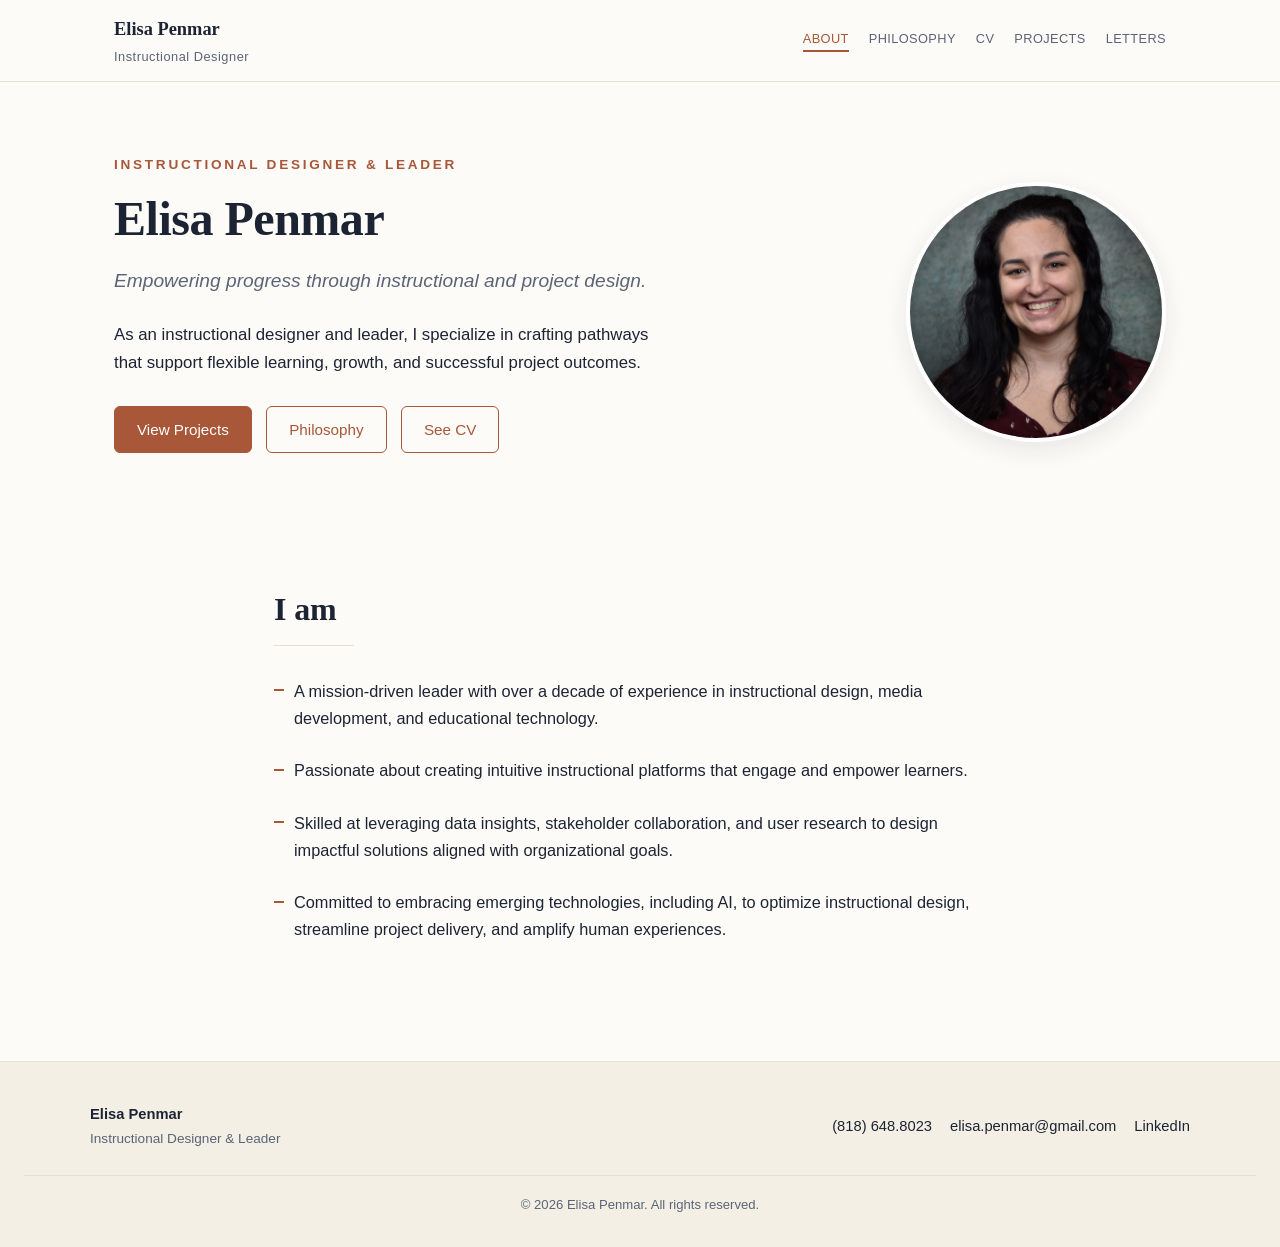
<file: index.html>
<!DOCTYPE html>
<html lang="en">
<head>
  <meta charset="UTF-8" />
  <meta name="viewport" content="width=device-width, initial-scale=1.0" />
  <title>Elisa Penmar | Instructional Designer &amp; Leader</title>
  <meta name="description" content="Professional portfolio of Elisa Penmar — instructional designer, project manager, and educational leader with 10+ years of experience." />
  <link rel="stylesheet" href="css/style.css" />
</head>
<body>
  <header class="site-header">
    <div class="nav-inner">
      <a href="index.html" class="brand">
        Elisa Penmar
        <small>Instructional Designer</small>
      </a>
      <button class="nav-toggle" aria-label="Toggle menu" onclick="document.getElementById('nav-links').classList.toggle('open')">☰</button>
      <ul id="nav-links" class="nav-links">
        <li><a href="index.html" class="active">About</a></li>
        <li><a href="philosophy.html">Philosophy</a></li>
        <li><a href="cv.html">CV</a></li>
        <li><a href="projects.html">Projects</a></li>
        <li><a href="letters-of-rec.html">Letters</a></li>
      </ul>
    </div>
  </header>

  <main>
    <section class="hero">
      <div class="hero-text">
        <p class="eyebrow">Instructional Designer &amp; Leader</p>
        <h1>Elisa Penmar</h1>
        <p class="tagline">Empowering progress through instructional and project design.</p>
        <p class="lead">As an instructional designer and leader, I specialize in crafting pathways that support flexible learning, growth, and successful project outcomes.</p>
        <p style="margin-top:28px;">
          <a href="projects.html" class="btn btn-primary">View Projects</a>
          <a href="philosophy.html" class="btn" style="margin-left:10px;">Philosophy</a>
          <a href="cv.html" class="btn" style="margin-left:10px;">See CV</a>
        </p>
      </div>
      <img src="images/headshot.jpg" alt="Portrait of Elisa Penmar" class="headshot" />
    </section>

    <section class="container-narrow">
      <h2 class="section-title">I am</h2>
      <div class="divider"></div>
      <ul class="about-list">
        <li>A mission-driven leader with over a decade of experience in instructional design, media development, and educational technology.</li>
        <li>Passionate about creating intuitive instructional platforms that engage and empower learners.</li>
        <li>Skilled at leveraging data insights, stakeholder collaboration, and user research to design impactful solutions aligned with organizational goals.</li>
        <li>Committed to embracing emerging technologies, including AI, to optimize instructional design, streamline project delivery, and amplify human experiences.</li>
      </ul>
    </section>
  </main>

  <footer class="site-footer">
    <div class="footer-inner">
      <div>
        <strong style="color:var(--text);">Elisa Penmar</strong><br />
        <span style="font-size:0.85rem;">Instructional Designer &amp; Leader</span>
      </div>
      <div class="footer-contact">
        <a href="tel:+18186488023">(818) 648.8023</a>
        <a href="mailto:elisa.penmar@gmail.com">elisa.penmar@gmail.com</a>
        <a href="http://www.linkedin.com/in/elisa-penmar-88455719" target="_blank" rel="noopener">LinkedIn</a>
      </div>
    </div>
    <div class="copyright">© <span id="year"></span> Elisa Penmar. All rights reserved.</div>
  </footer>

  <script>
    document.getElementById('year').textContent = new Date().getFullYear();
  </script>
</body>
</html>
</file>
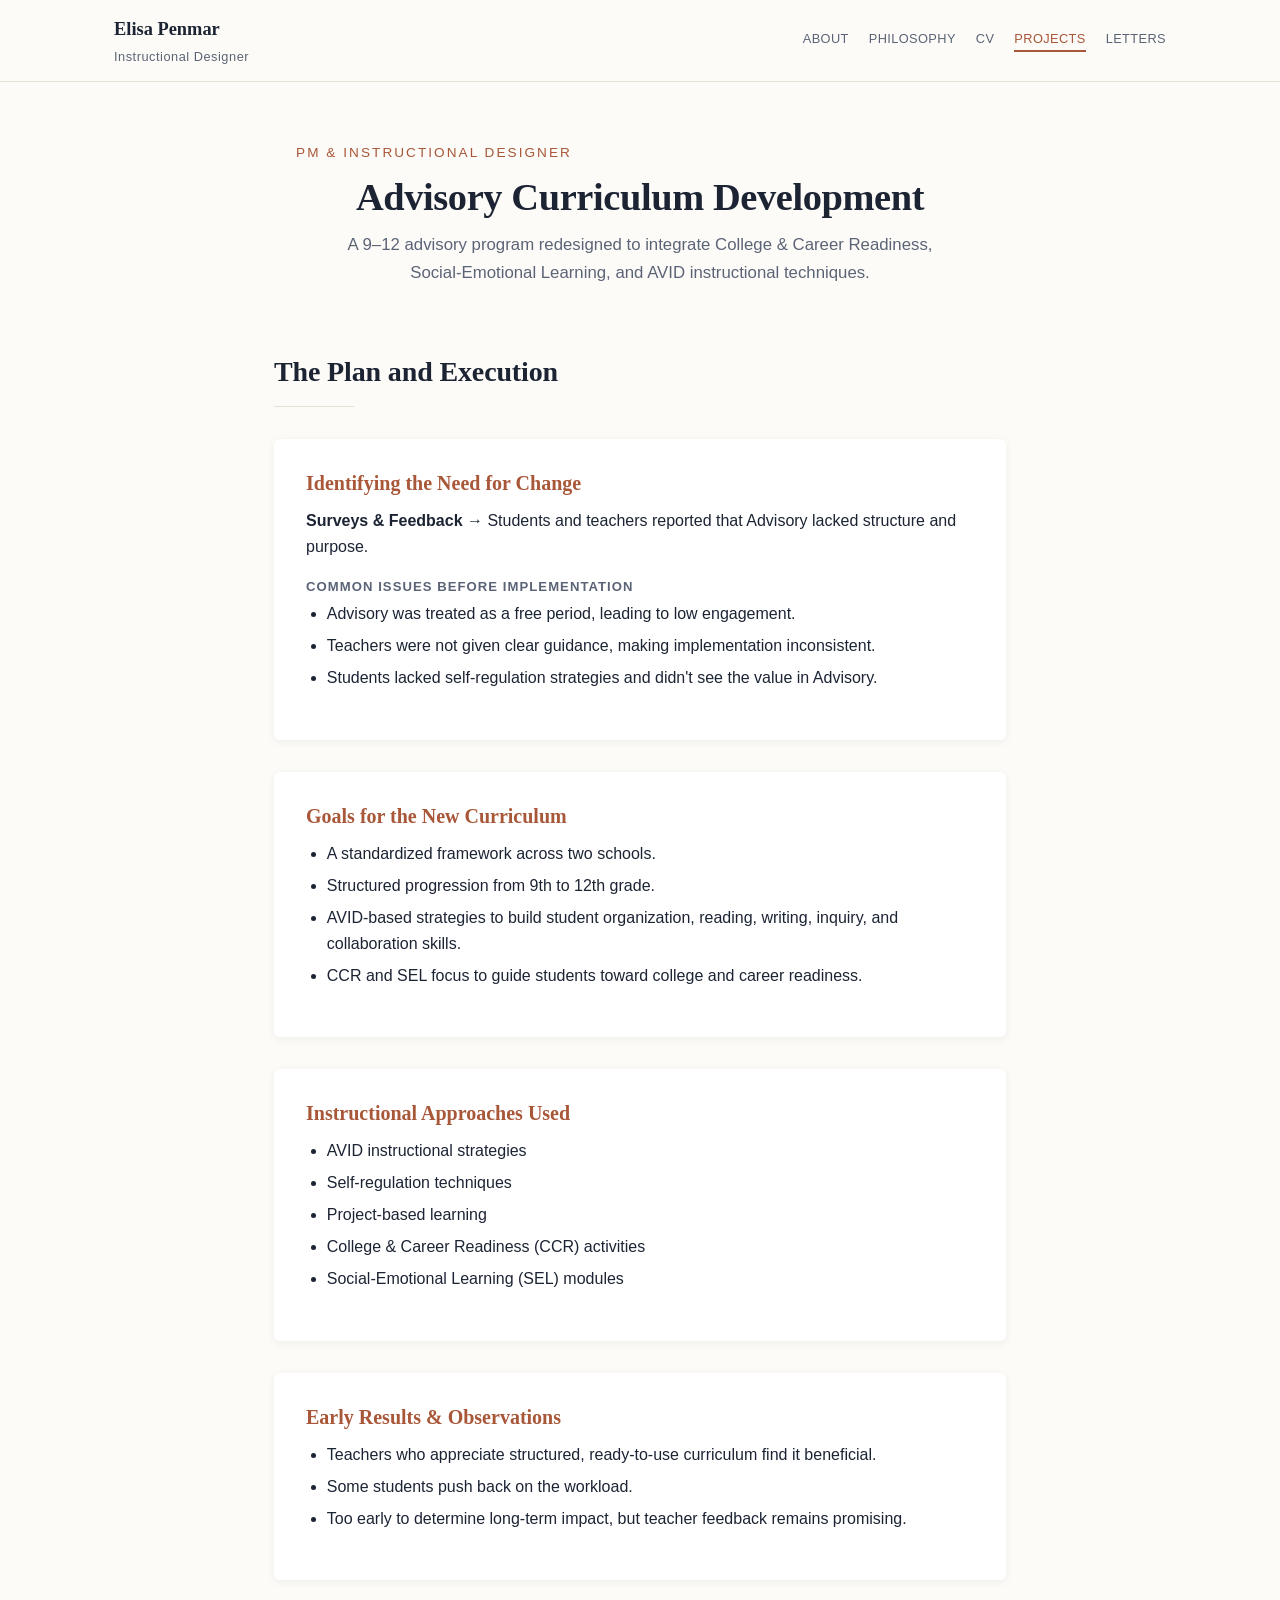
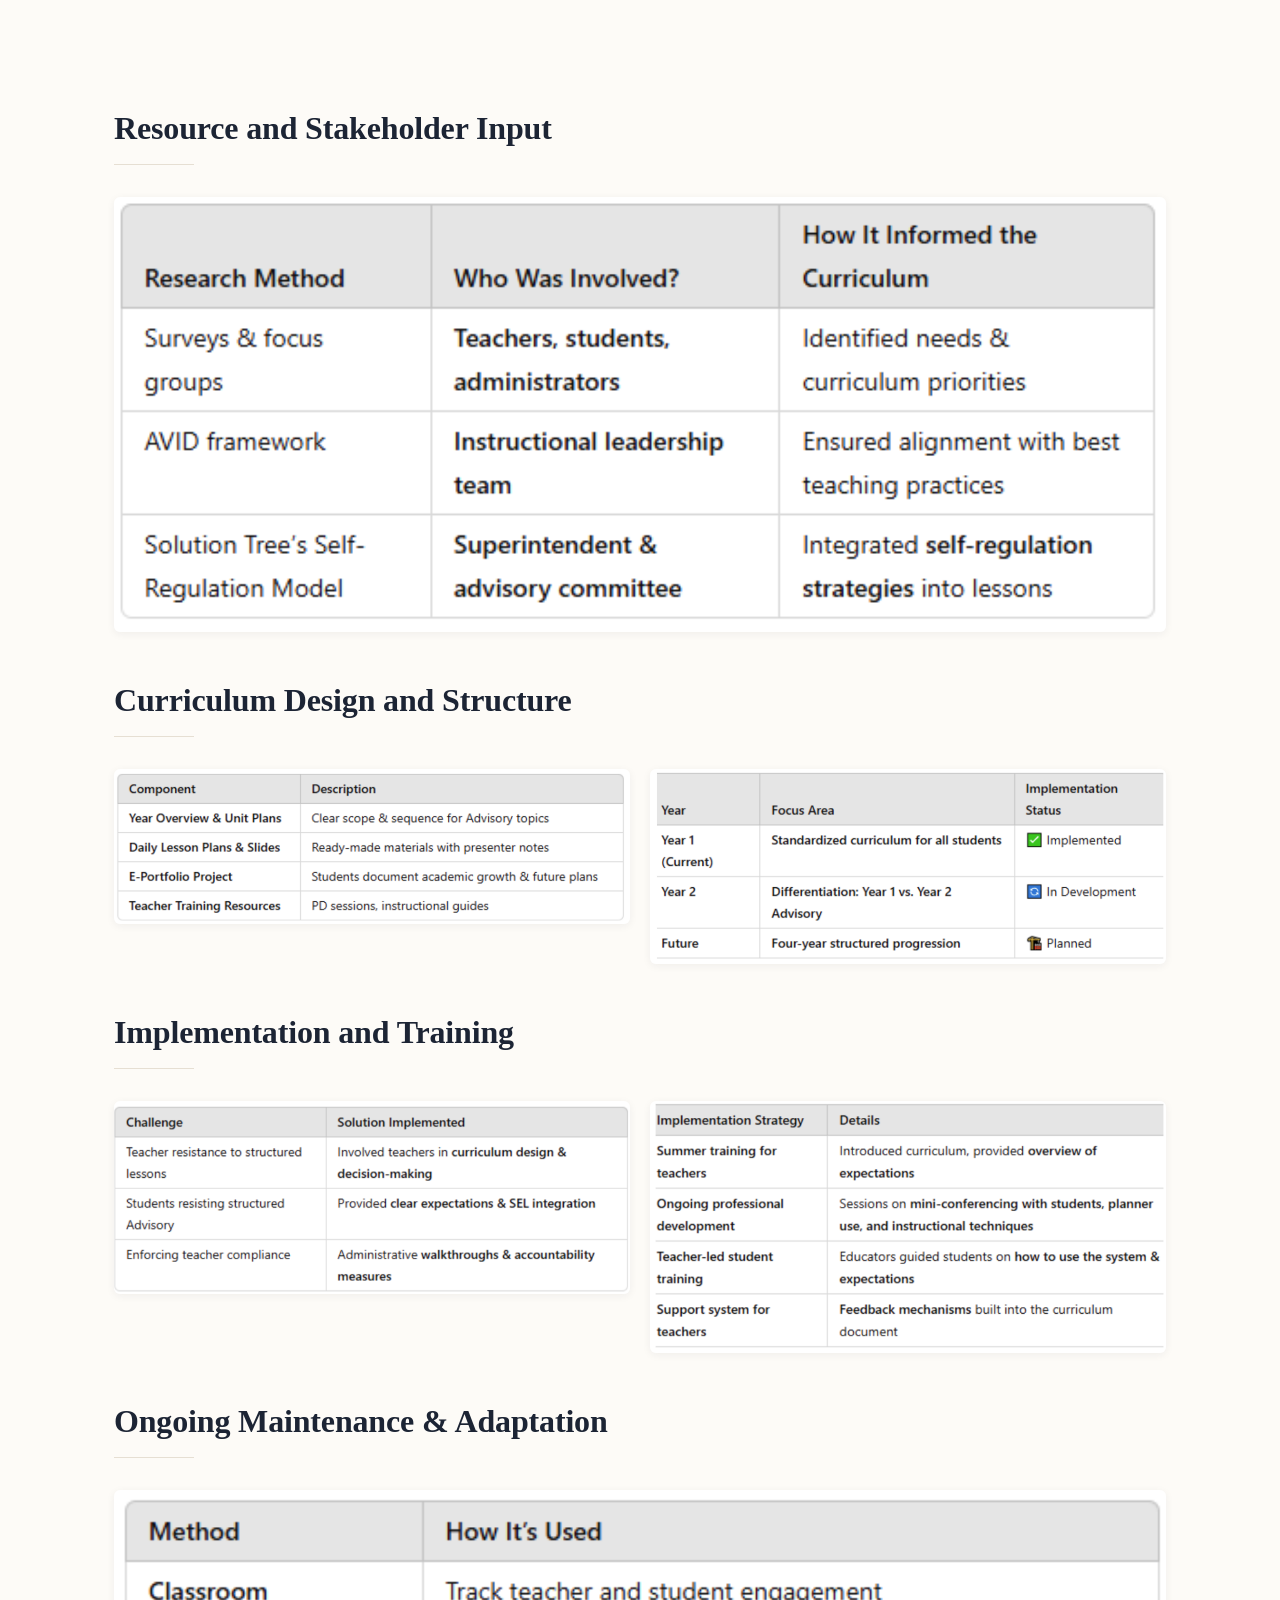
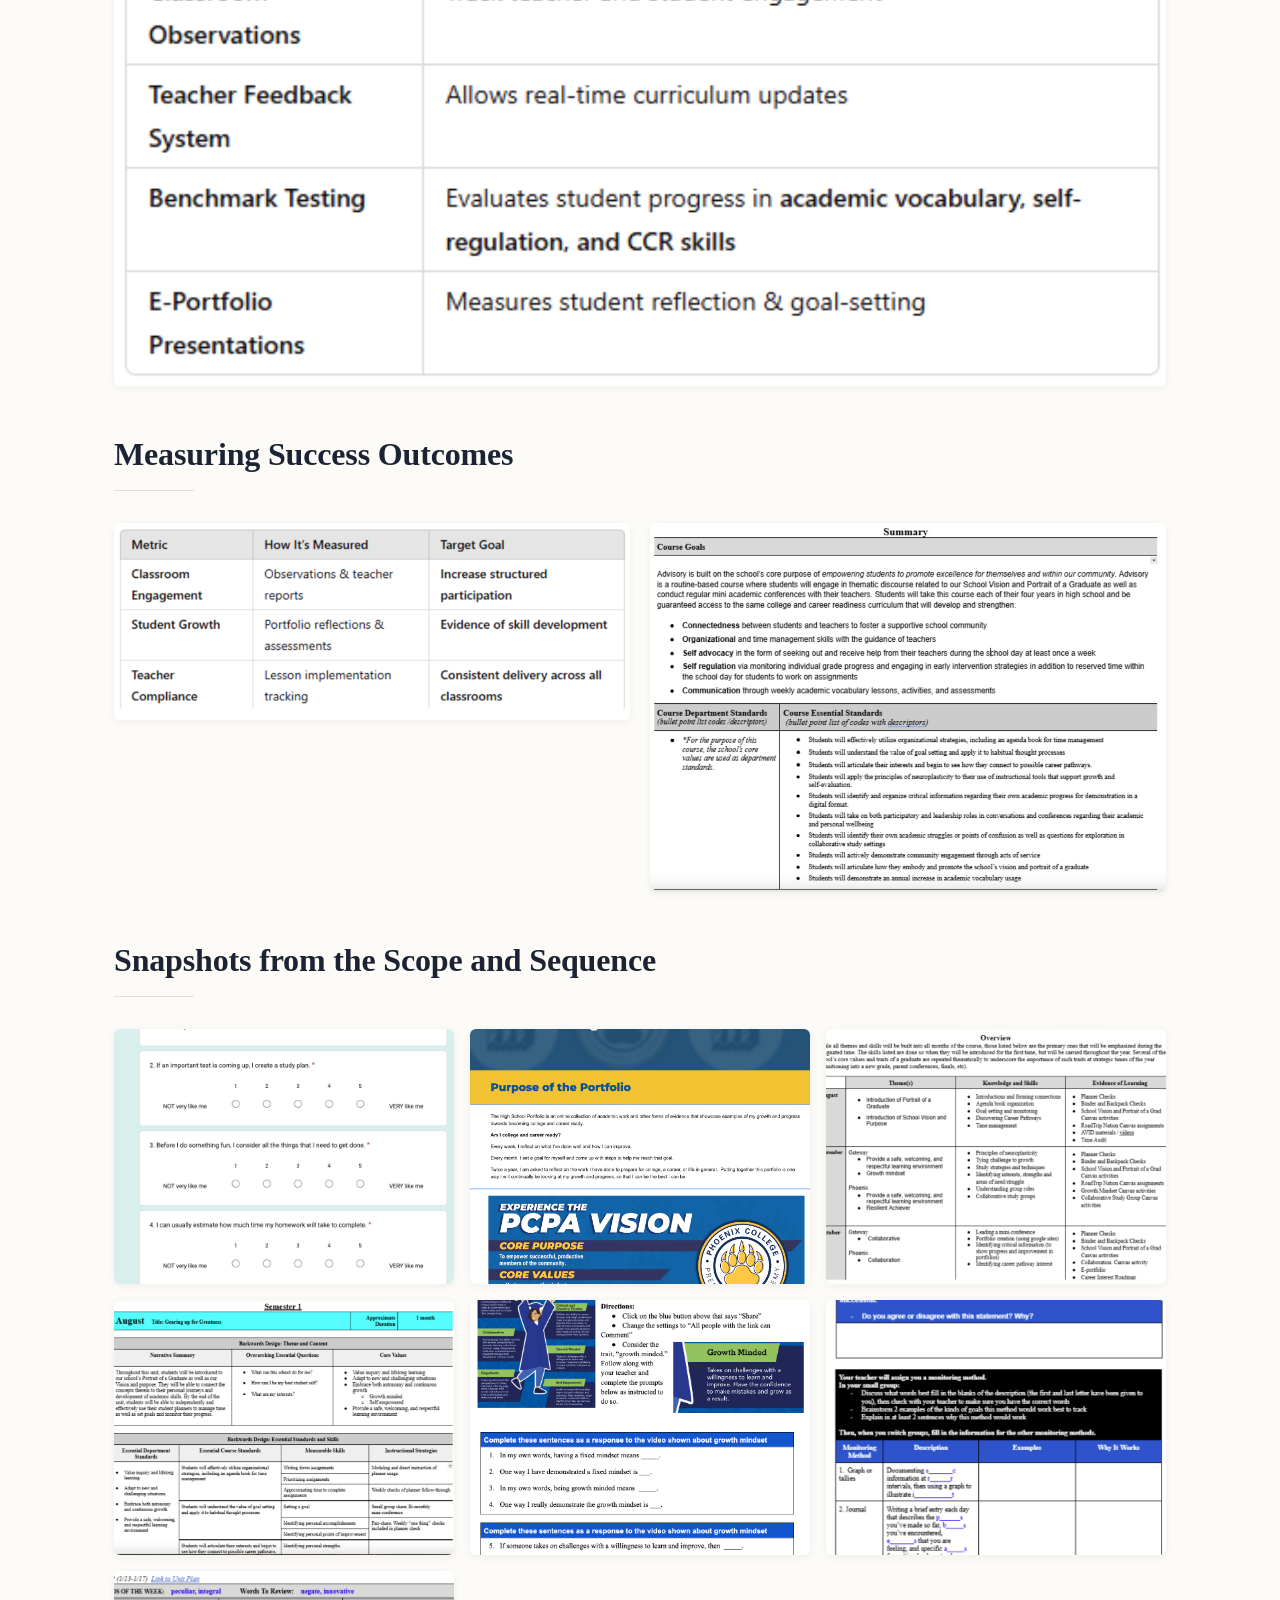
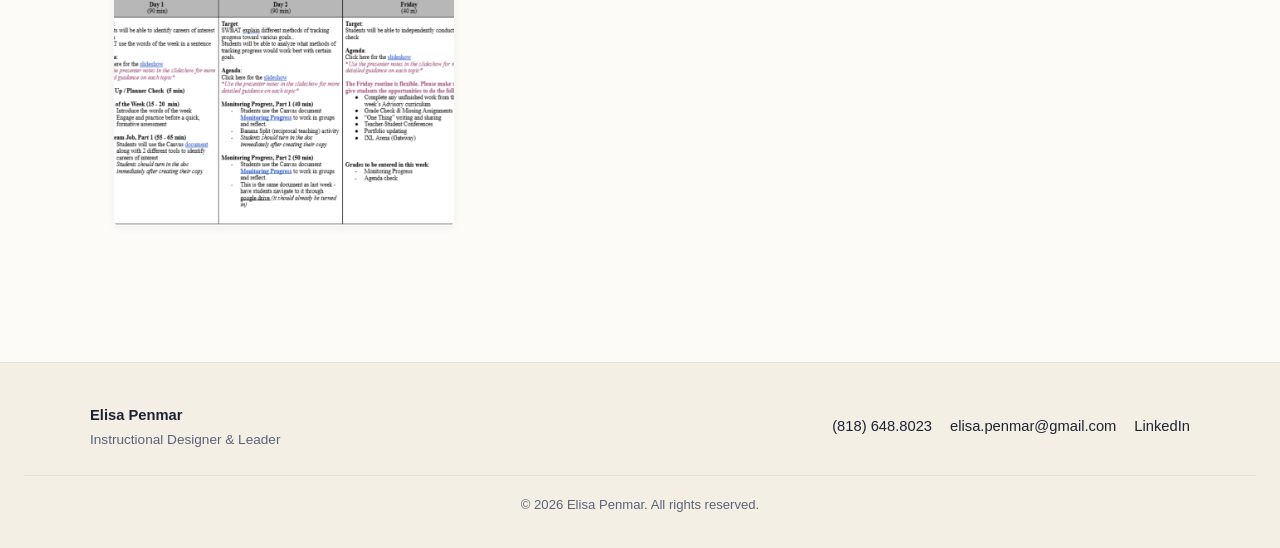
<file: advisory-curriculum-development.html>
<!DOCTYPE html>
<html lang="en">
<head>
  <meta charset="UTF-8" />
  <meta name="viewport" content="width=device-width, initial-scale=1.0" />
  <title>Advisory Curriculum Development | Elisa Penmar</title>
  <link rel="stylesheet" href="css/style.css" />
</head>
<body>
  <header class="site-header">
    <div class="nav-inner">
      <a href="index.html" class="brand">Elisa Penmar<small>Instructional Designer</small></a>
      <button class="nav-toggle" aria-label="Toggle menu" onclick="document.getElementById('nav-links').classList.toggle('open')">☰</button>
      <ul id="nav-links" class="nav-links">
        <li><a href="index.html">About</a></li>
        <li><a href="philosophy.html">Philosophy</a></li>
        <li><a href="cv.html">CV</a></li>
        <li><a href="projects.html" class="active">Projects</a></li>
        <li><a href="letters-of-rec.html">Letters</a></li>
      </ul>
    </div>
  </header>

  <main>
    <div class="page-header">
      <p style="color:var(--accent);font-size:0.85rem;text-transform:uppercase;letter-spacing:0.15em;margin:0 0 8px;">PM &amp; Instructional Designer</p>
      <h1>Advisory Curriculum Development</h1>
      <p>A 9–12 advisory program redesigned to integrate College &amp; Career Readiness, Social-Emotional Learning, and AVID instructional techniques.</p>
    </div>

    <div class="container-narrow">
      <h2>The Plan and Execution</h2>
      <div class="divider"></div>

      <div class="subsection">
        <h3>Identifying the Need for Change</h3>
        <p><strong>Surveys &amp; Feedback →</strong> Students and teachers reported that Advisory lacked structure and purpose.</p>
        <h4>Common issues before implementation</h4>
        <ul>
          <li>Advisory was treated as a free period, leading to low engagement.</li>
          <li>Teachers were not given clear guidance, making implementation inconsistent.</li>
          <li>Students lacked self-regulation strategies and didn't see the value in Advisory.</li>
        </ul>
      </div>

      <div class="subsection">
        <h3>Goals for the New Curriculum</h3>
        <ul>
          <li>A standardized framework across two schools.</li>
          <li>Structured progression from 9th to 12th grade.</li>
          <li>AVID-based strategies to build student organization, reading, writing, inquiry, and collaboration skills.</li>
          <li>CCR and SEL focus to guide students toward college and career readiness.</li>
        </ul>
      </div>

      <div class="subsection">
        <h3>Instructional Approaches Used</h3>
        <ul>
          <li>AVID instructional strategies</li>
          <li>Self-regulation techniques</li>
          <li>Project-based learning</li>
          <li>College &amp; Career Readiness (CCR) activities</li>
          <li>Social-Emotional Learning (SEL) modules</li>
        </ul>
      </div>

      <div class="subsection">
        <h3>Early Results &amp; Observations</h3>
        <ul>
          <li>Teachers who appreciate structured, ready-to-use curriculum find it beneficial.</li>
          <li>Some students push back on the workload.</li>
          <li>Too early to determine long-term impact, but teacher feedback remains promising.</li>
        </ul>
      </div>
    </div>

    <div class="container">
      <h2 class="section-title">Resource and Stakeholder Input</h2>
      <div class="divider"></div>
      <div class="image-block"><img src="images/adv-resource.png" alt="Advisory resource plan" /></div>

      <h2 class="section-title" style="margin-top:48px;">Curriculum Design and Structure</h2>
      <div class="divider"></div>
      <div class="image-row">
        <img src="images/adv-components-1.png" alt="Advisory components — overview" />
        <img src="images/adv-components-2.png" alt="Advisory components — detail" />
      </div>

      <h2 class="section-title" style="margin-top:48px;">Implementation and Training</h2>
      <div class="divider"></div>
      <div class="image-row">
        <img src="images/adv-implementation-1.png" alt="Advisory implementation plan 1" />
        <img src="images/adv-implementation-2.png" alt="Advisory implementation plan 2" />
      </div>

      <h2 class="section-title" style="margin-top:48px;">Ongoing Maintenance &amp; Adaptation</h2>
      <div class="divider"></div>
      <div class="image-block"><img src="images/adv-maintain.png" alt="Advisory maintenance plan" /></div>

      <h2 class="section-title" style="margin-top:48px;">Measuring Success Outcomes</h2>
      <div class="divider"></div>
      <div class="image-row">
        <img src="images/adv-measuring.png" alt="Advisory measuring success" />
        <img src="images/adv-summary.png" alt="Advisory summary" />
      </div>

      <h2 class="section-title" style="margin-top:48px;">Snapshots from the Scope and Sequence</h2>
      <div class="divider"></div>
      <div class="image-gallery">
        <img src="images/adv-screenshot-1.png" alt="Scope and sequence screenshot 1" />
        <img src="images/adv-portfolio-snap.png" alt="Advisory portfolio snapshot" />
        <img src="images/adv-overview.png" alt="Advisory overview" />
        <img src="images/adv-sem1.png" alt="Advisory semester 1" />
        <img src="images/adv-screenshot-2.png" alt="Scope and sequence screenshot 2" />
        <img src="images/adv-sheet.png" alt="Advisory sheet" />
        <img src="images/adv-week.png" alt="Advisory week" />
      </div>
    </div>
  </main>

  <footer class="site-footer">
    <div class="footer-inner">
      <div><strong style="color:var(--text);">Elisa Penmar</strong><br /><span style="font-size:0.85rem;">Instructional Designer &amp; Leader</span></div>
      <div class="footer-contact">
        <a href="tel:+18186488023">(818) 648.8023</a>
        <a href="mailto:elisa.penmar@gmail.com">elisa.penmar@gmail.com</a>
        <a href="http://www.linkedin.com/in/elisa-penmar-88455719" target="_blank" rel="noopener">LinkedIn</a>
      </div>
    </div>
    <div class="copyright">© <span id="year"></span> Elisa Penmar. All rights reserved.</div>
  </footer>
  <script>document.getElementById('year').textContent = new Date().getFullYear();</script>
</body>
</html>
</file>
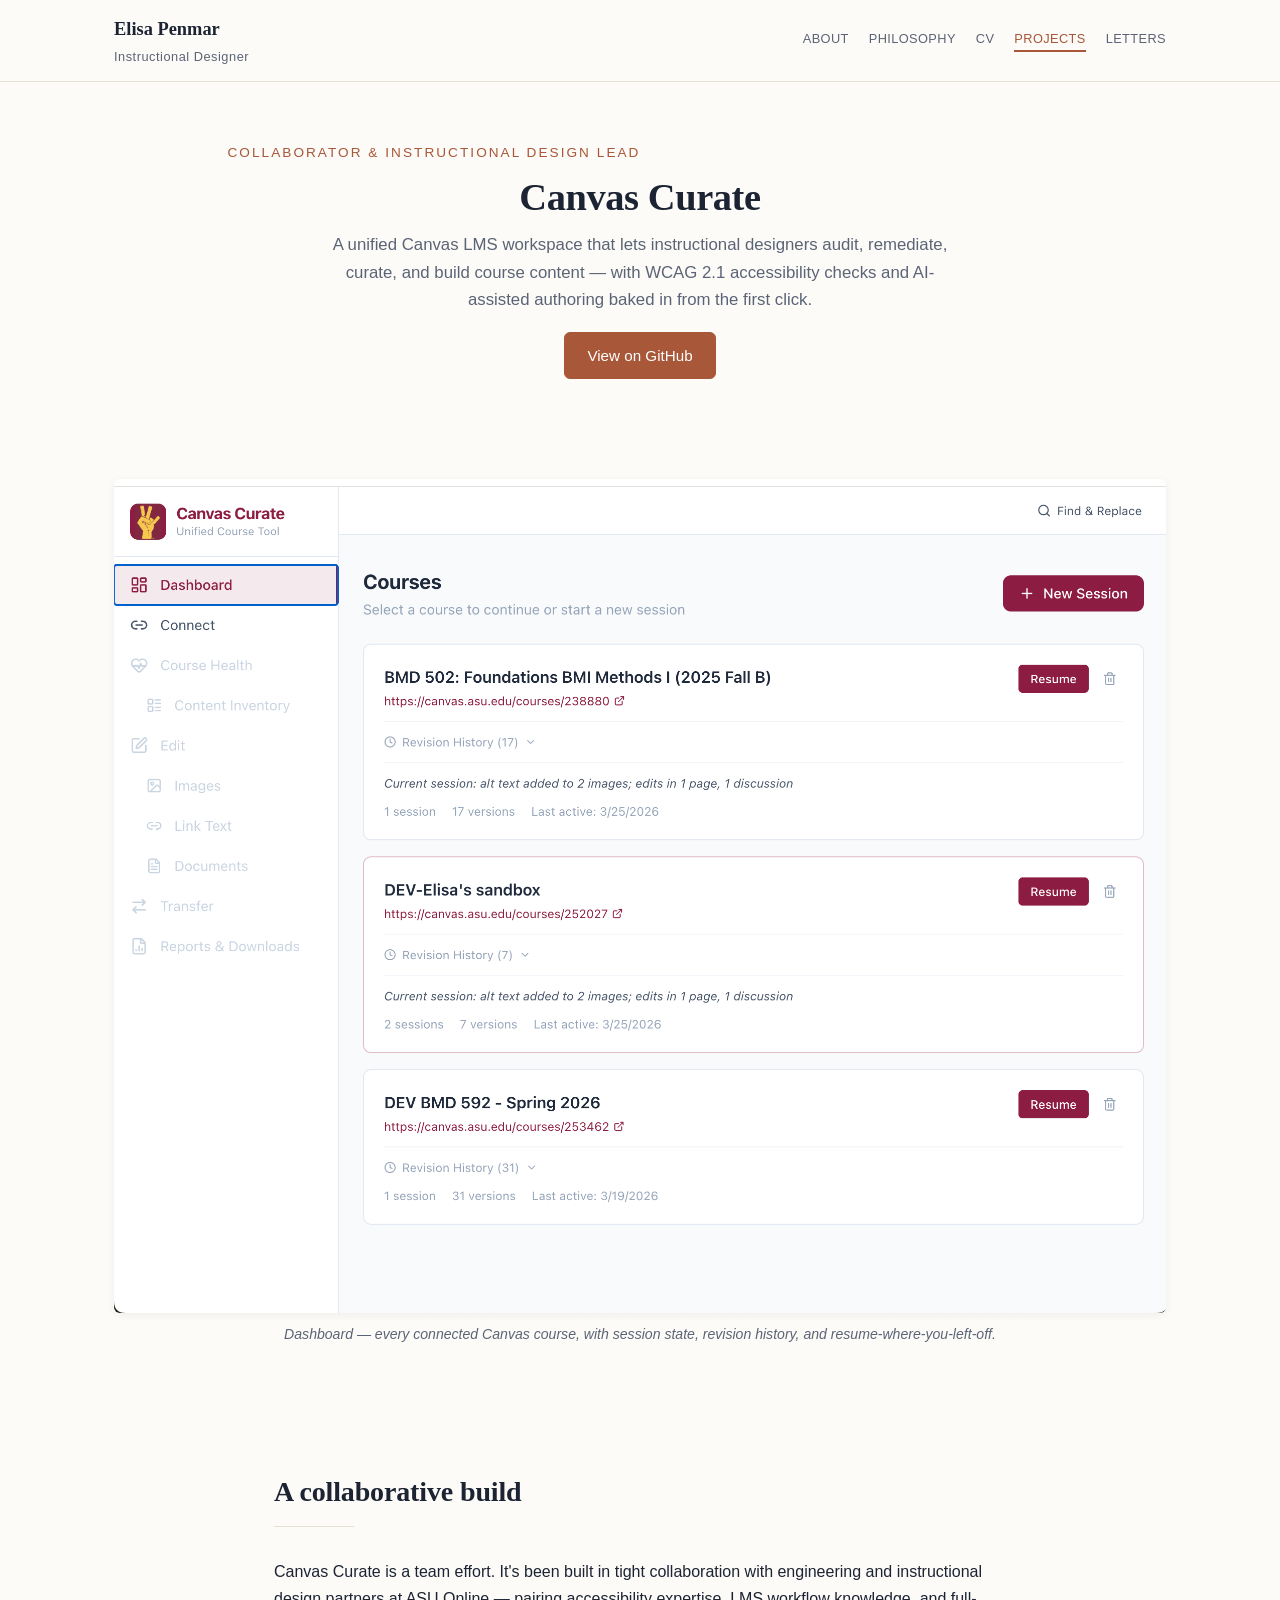
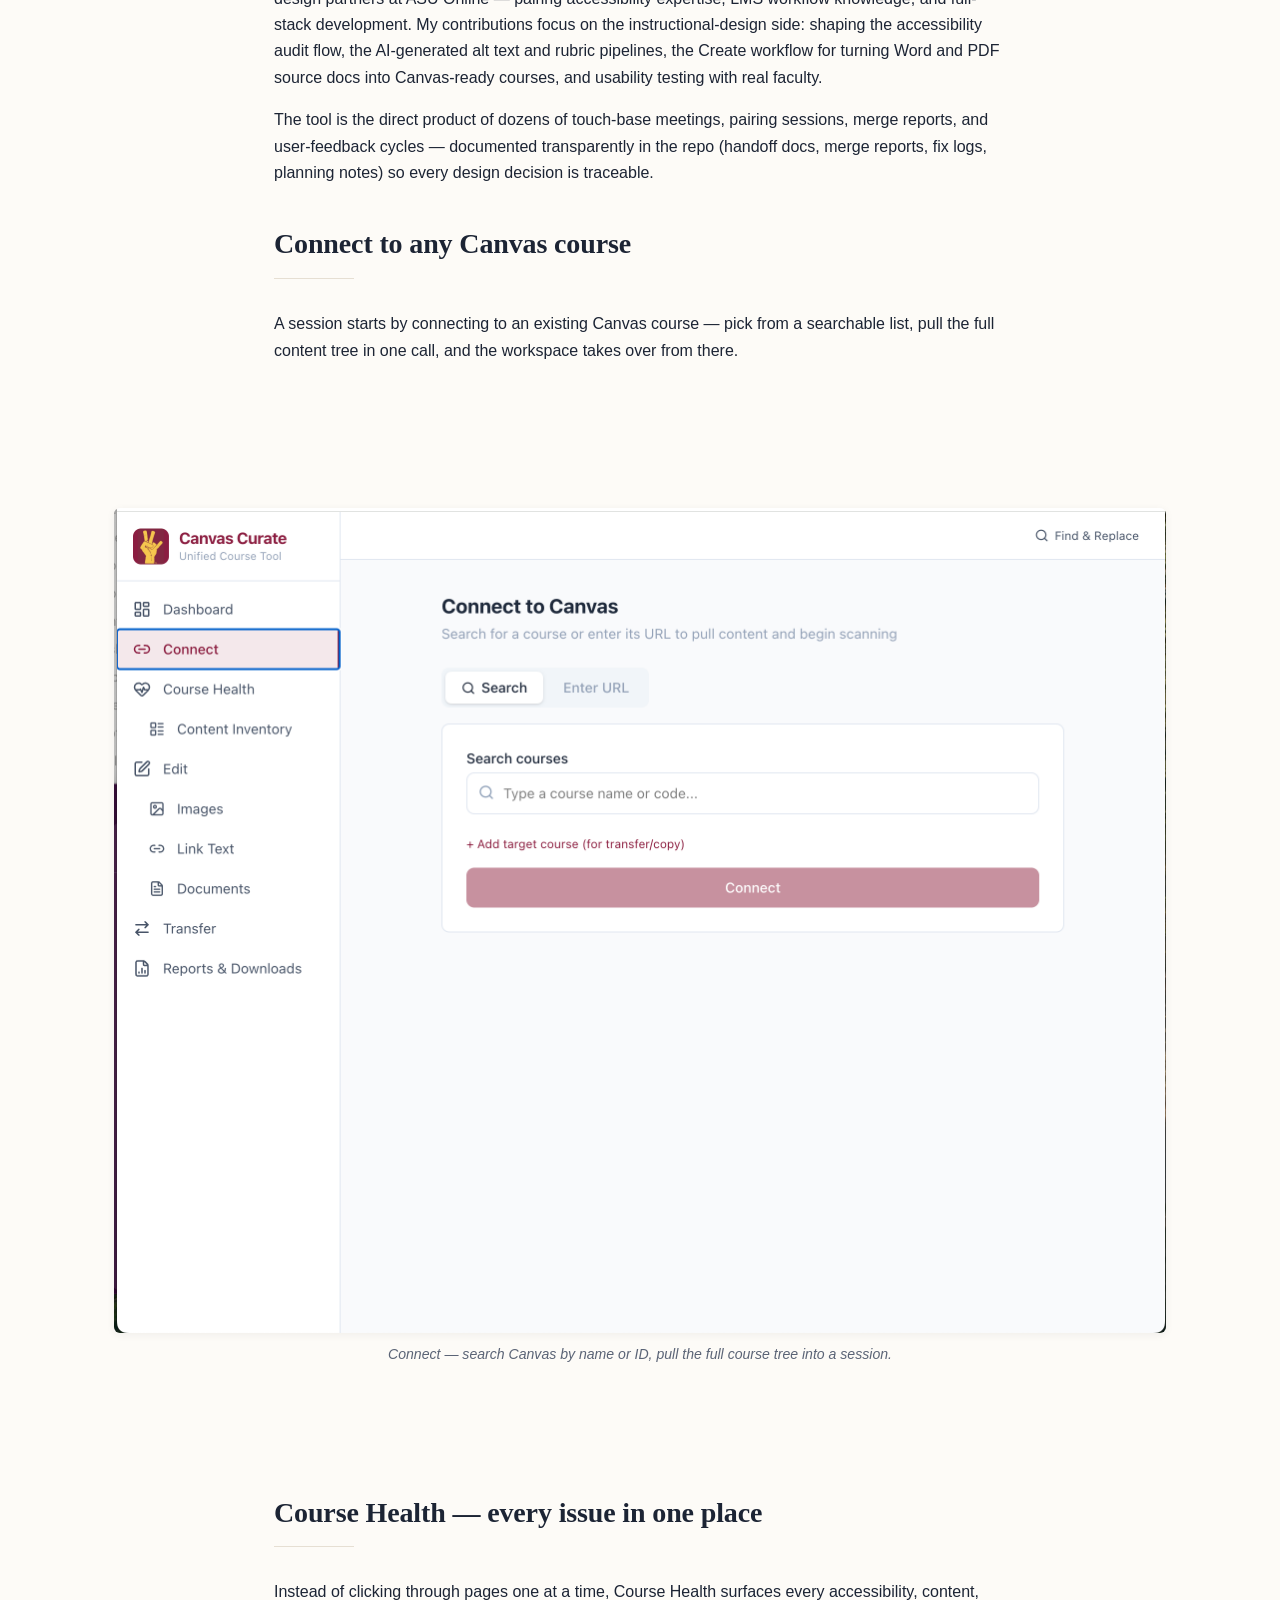
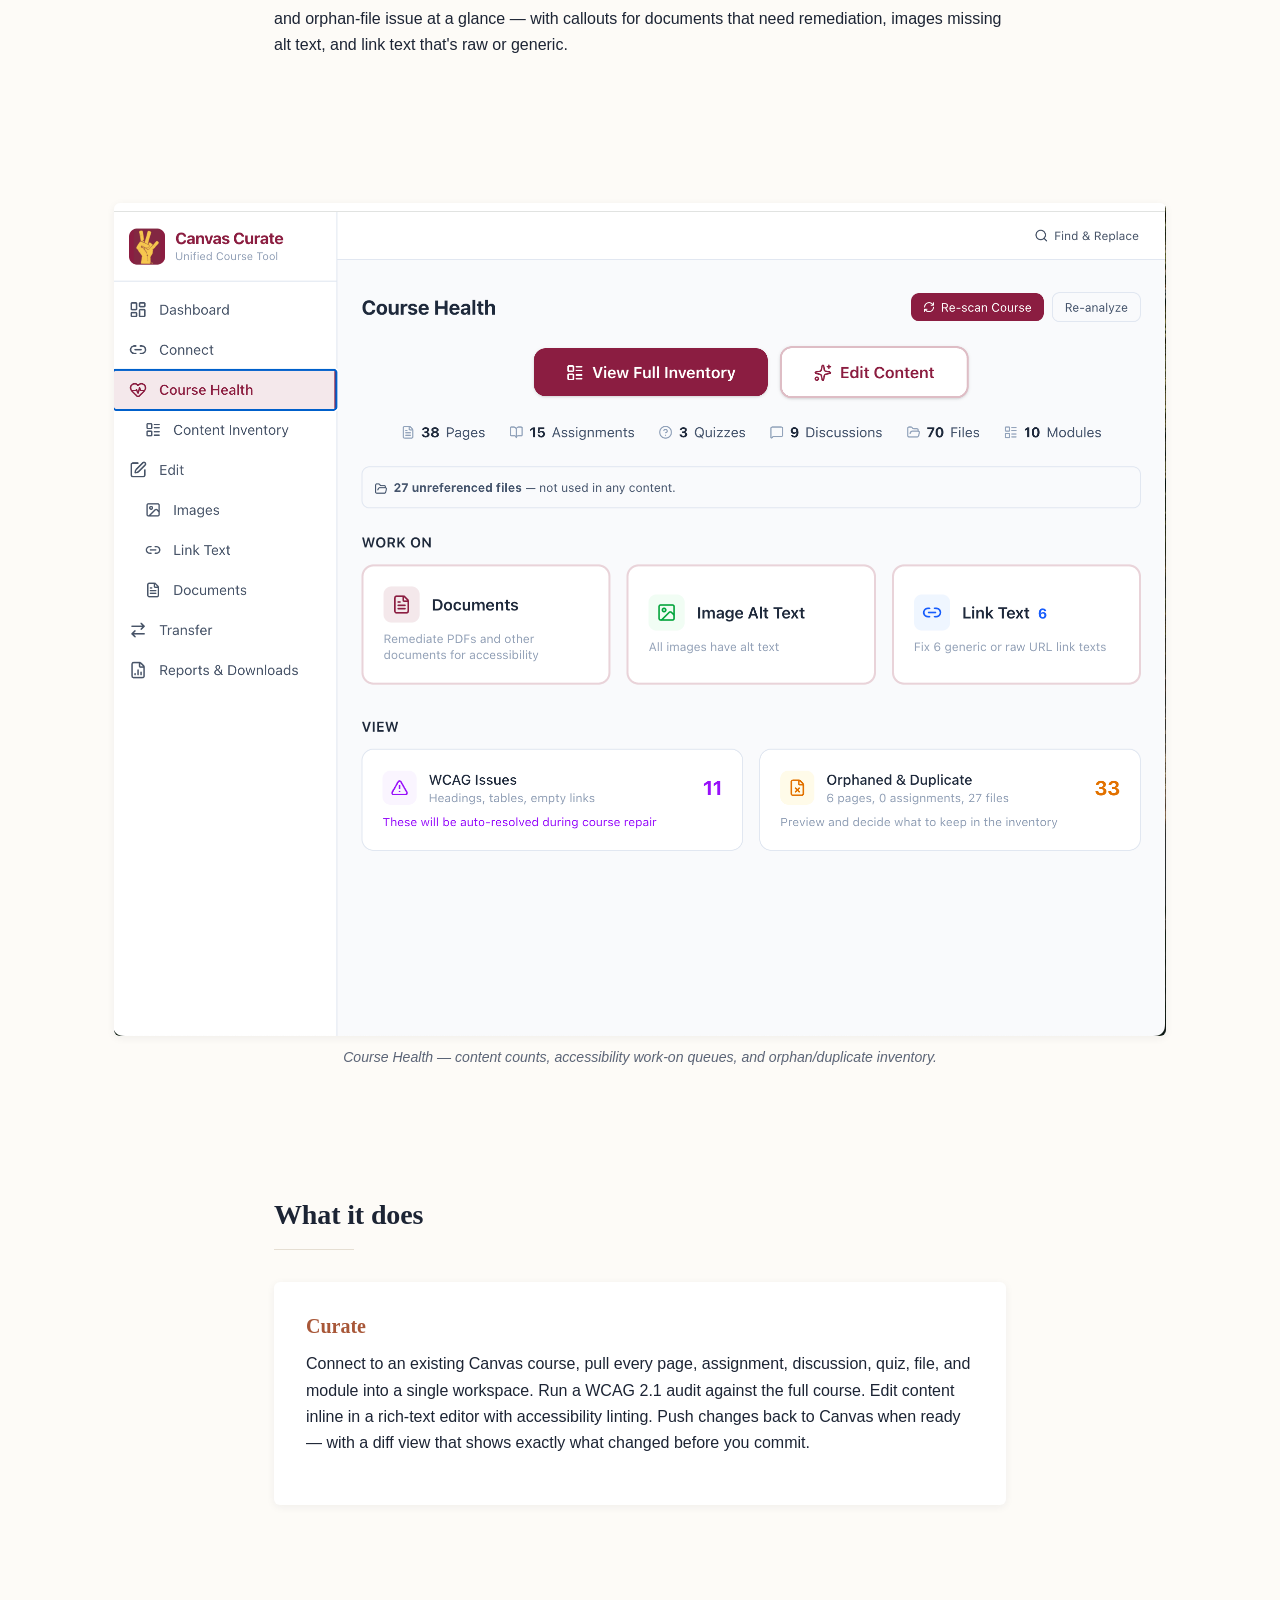
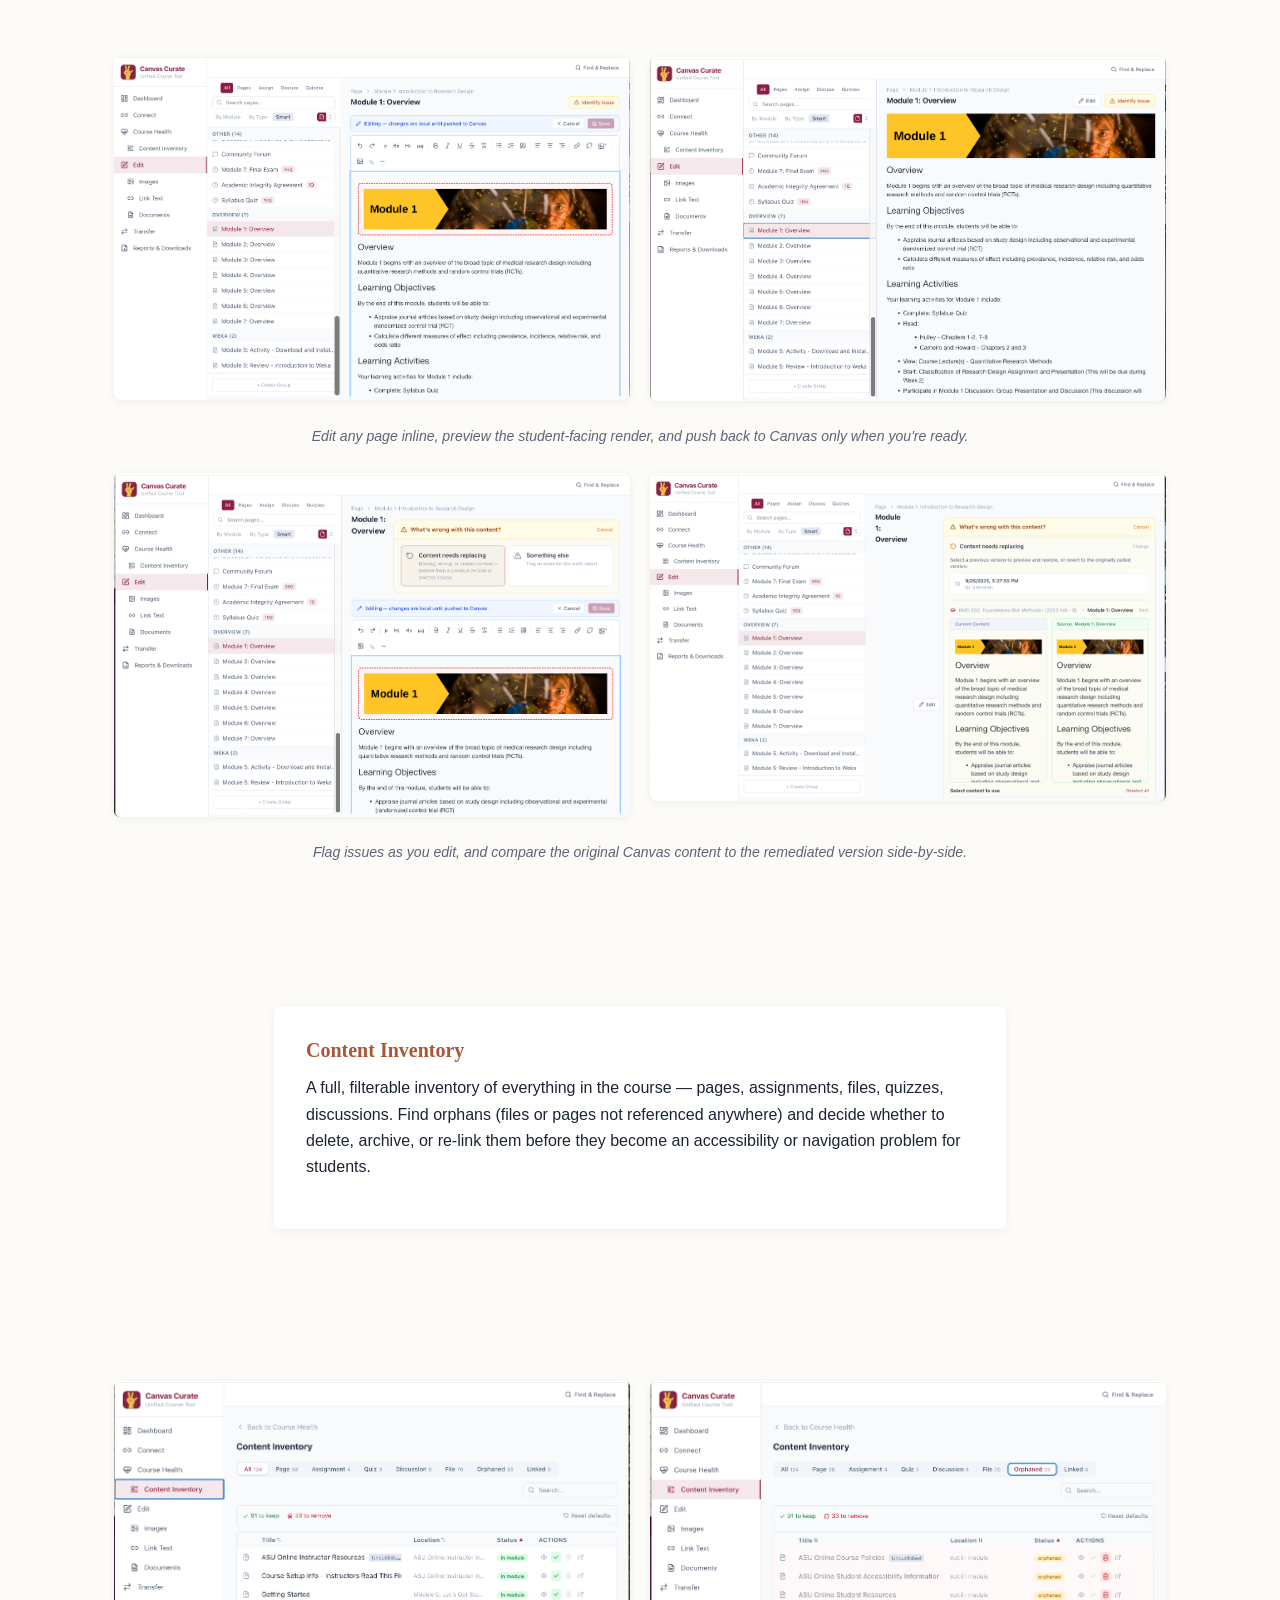
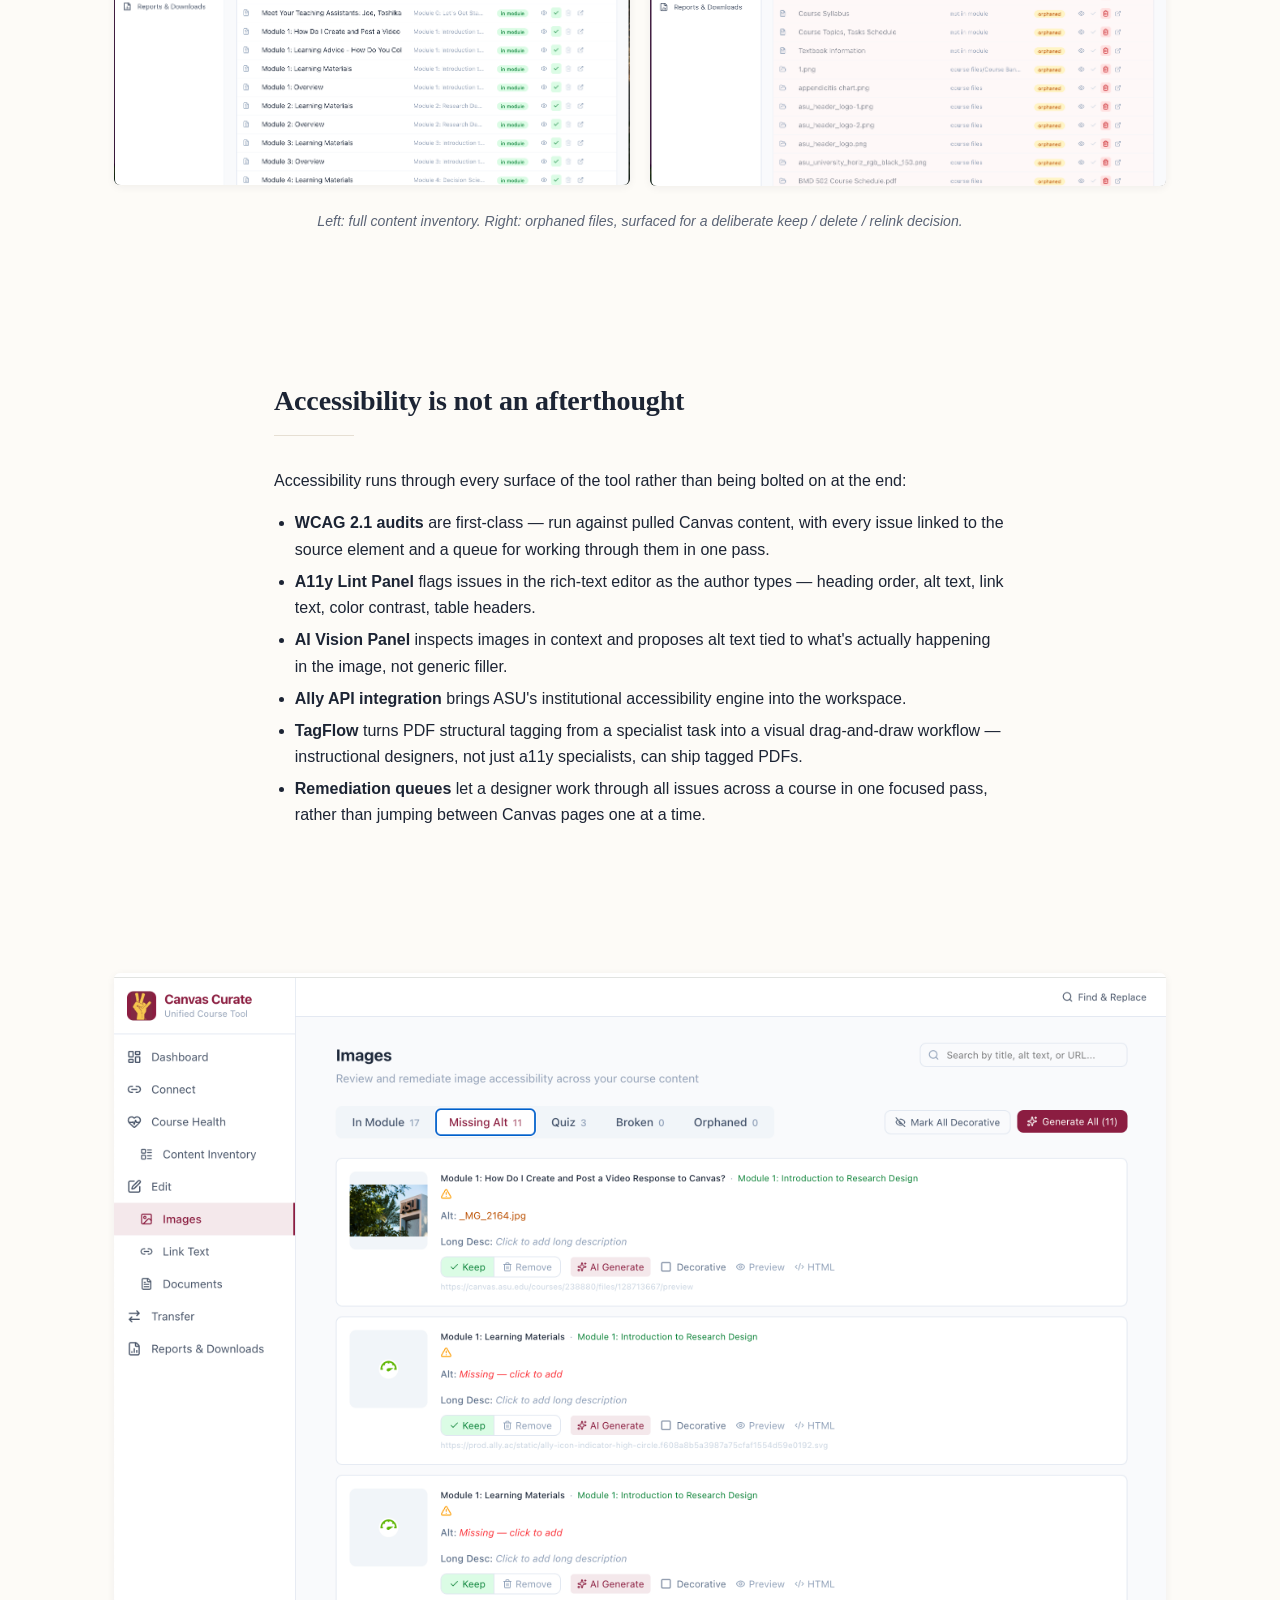
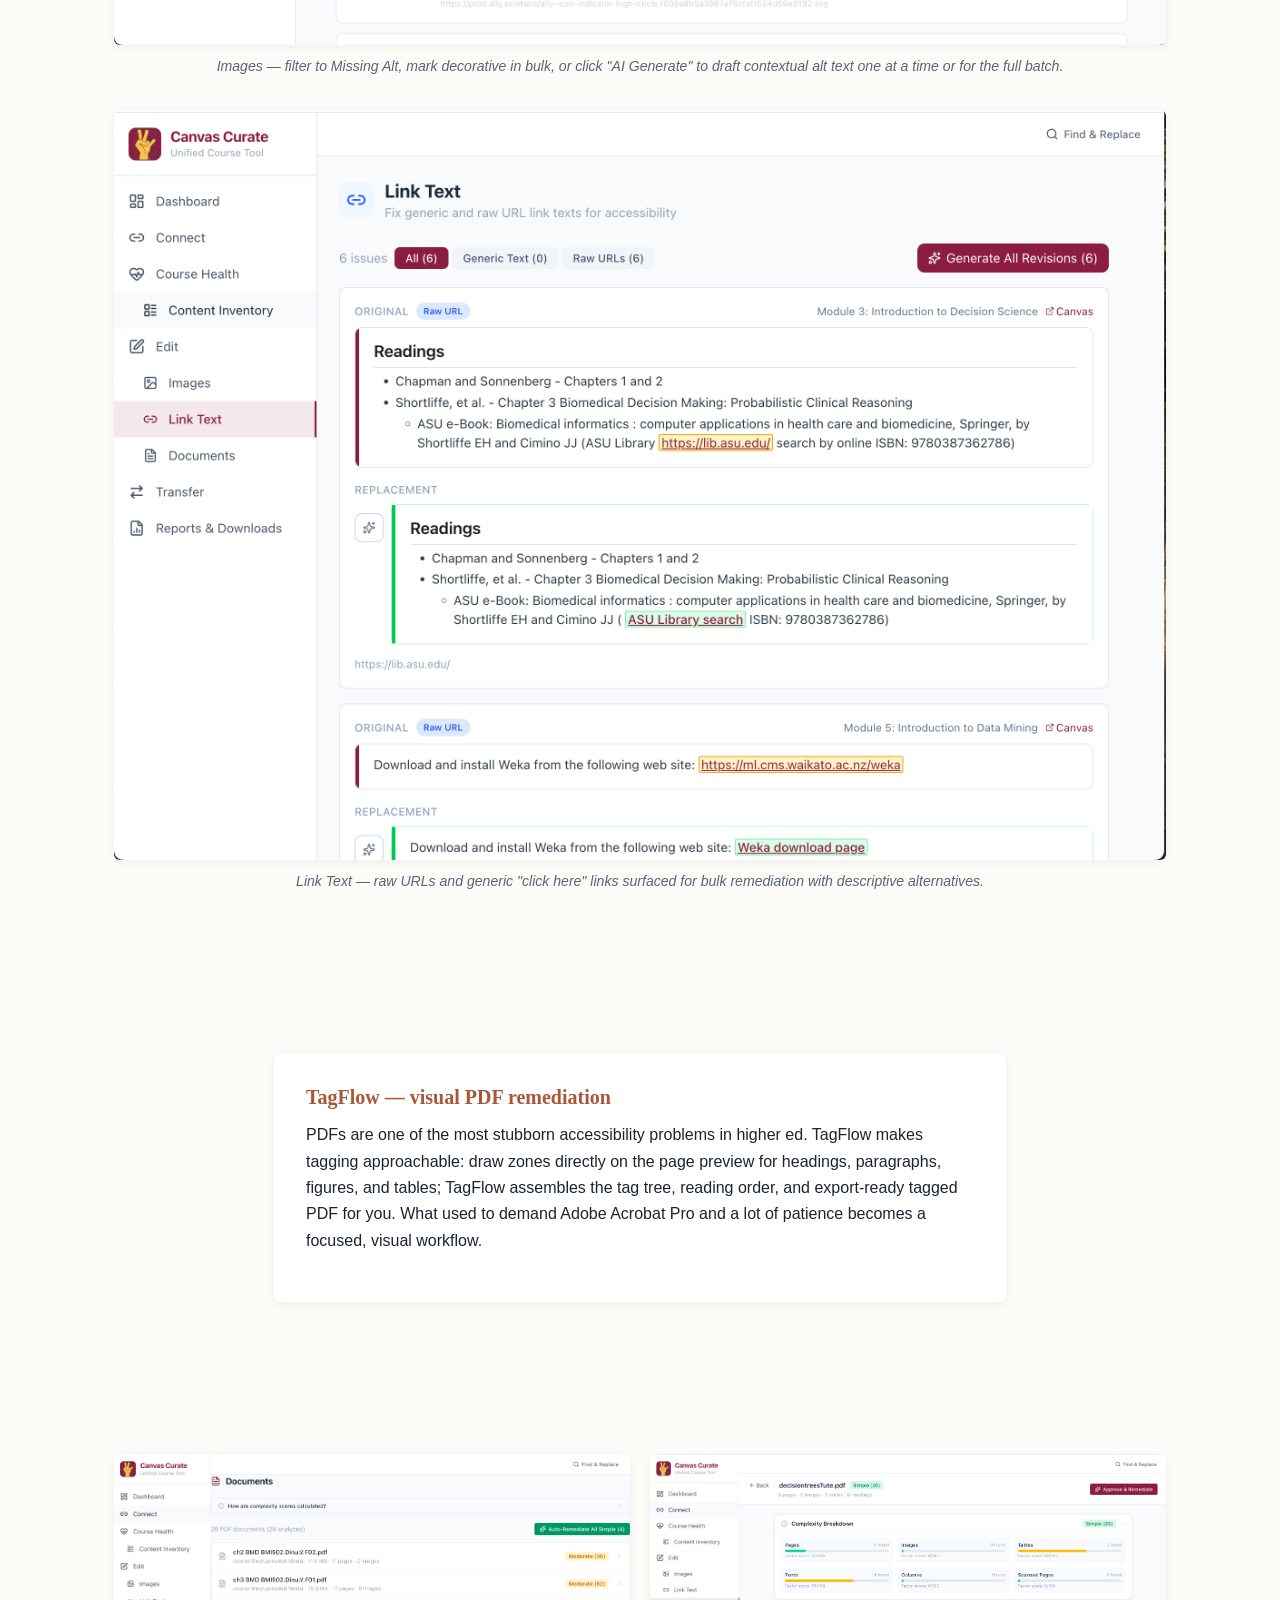
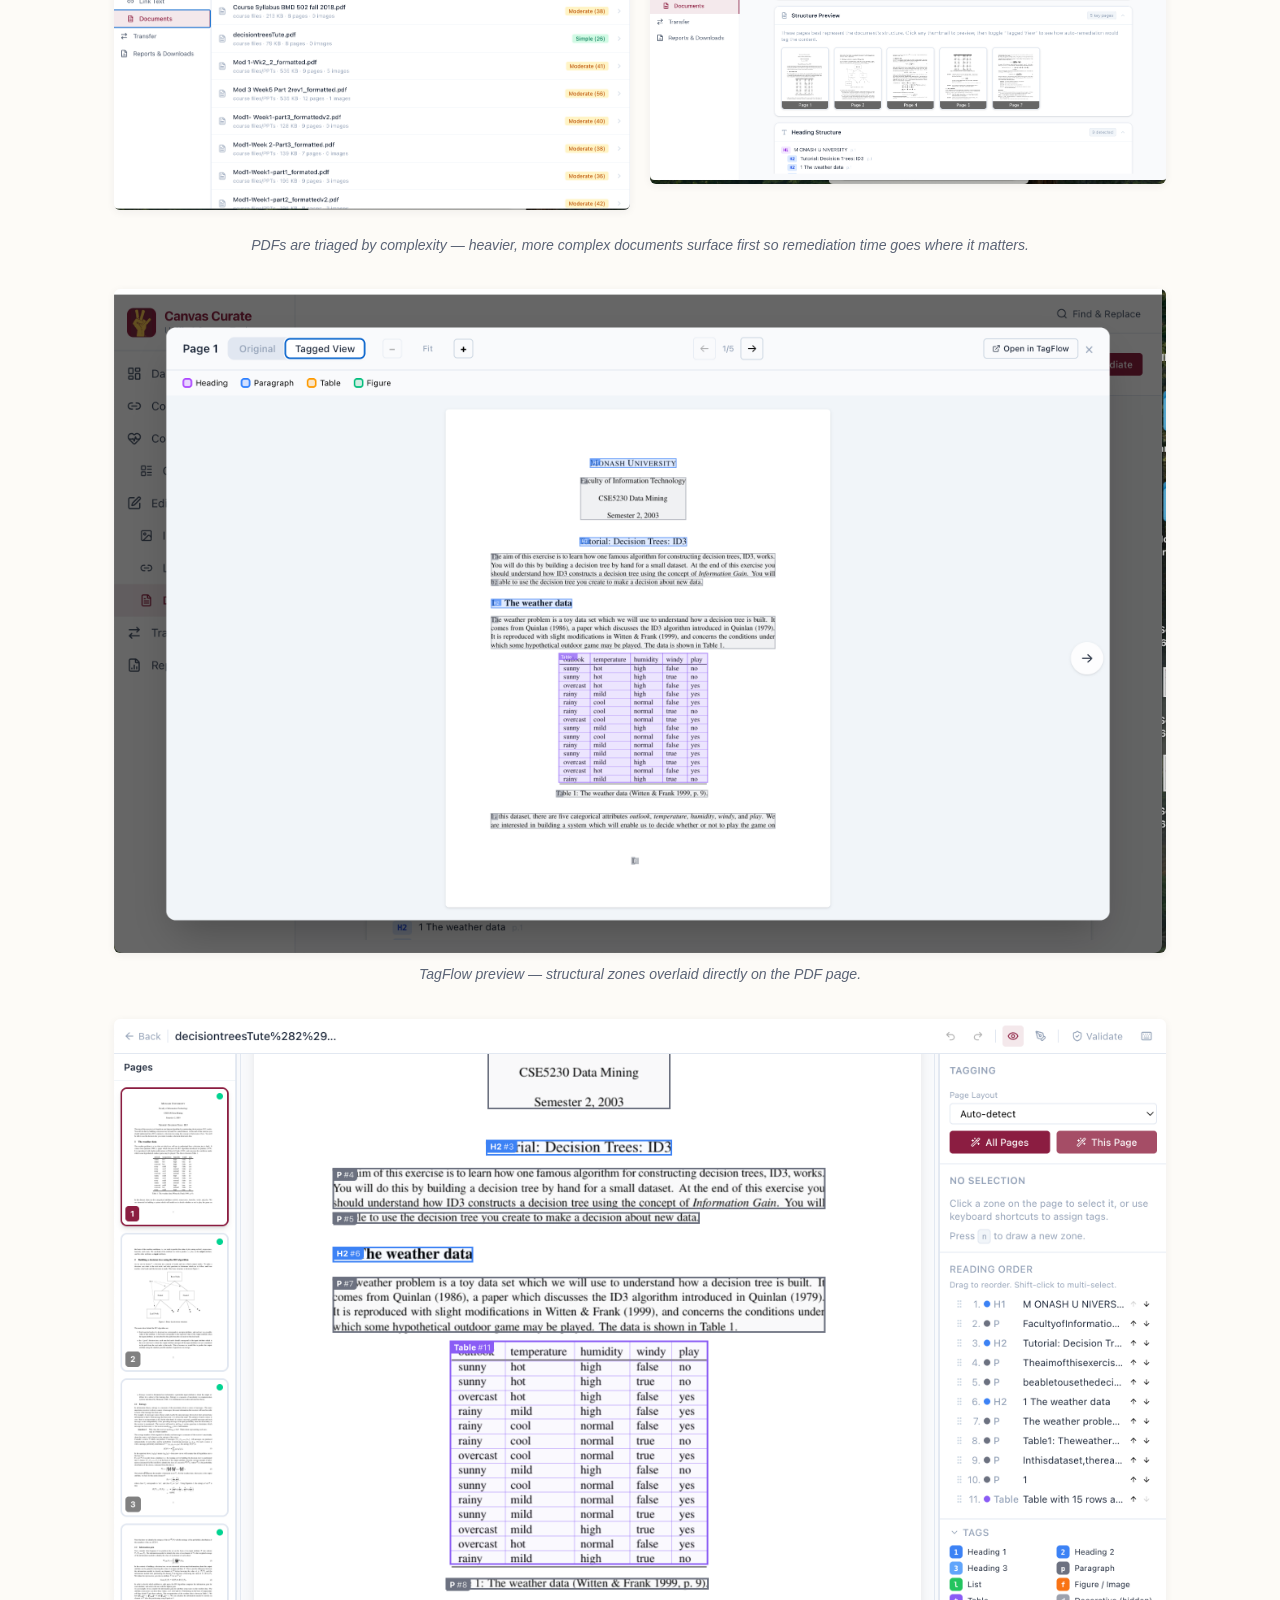
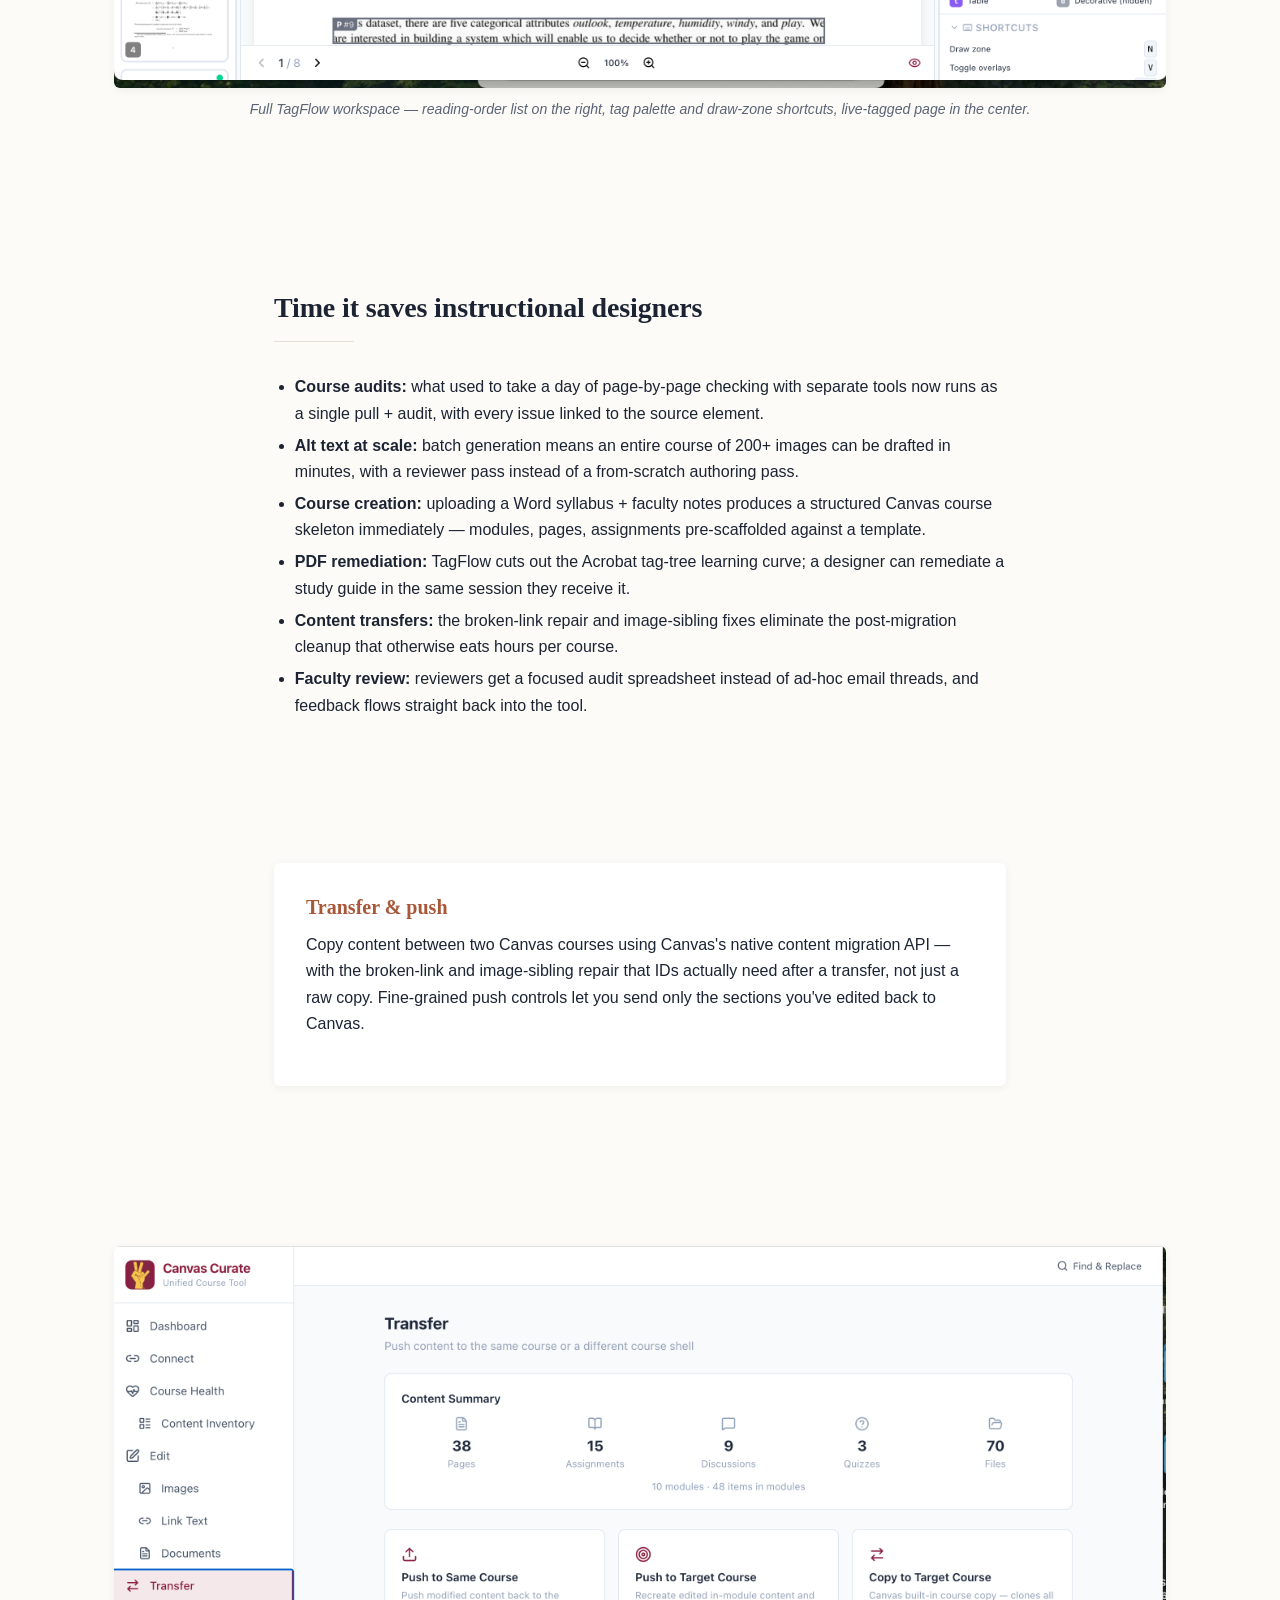
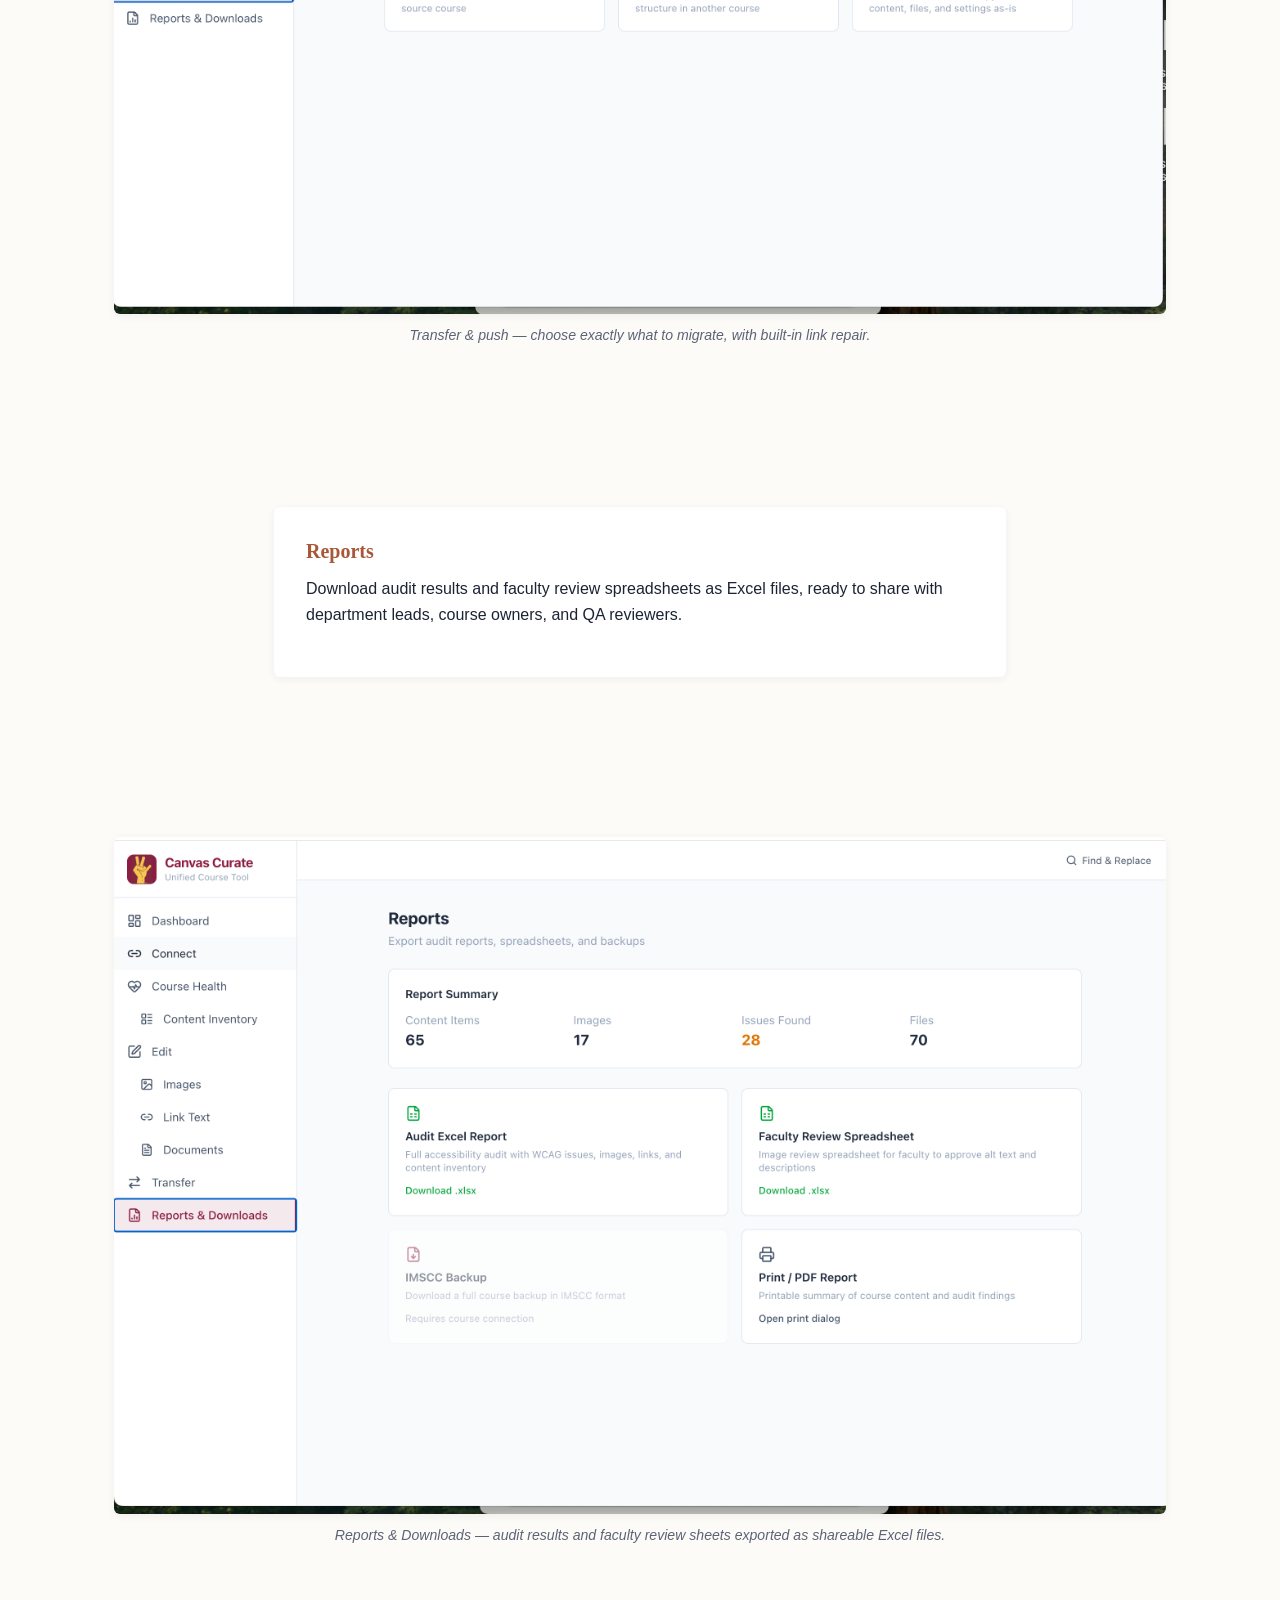
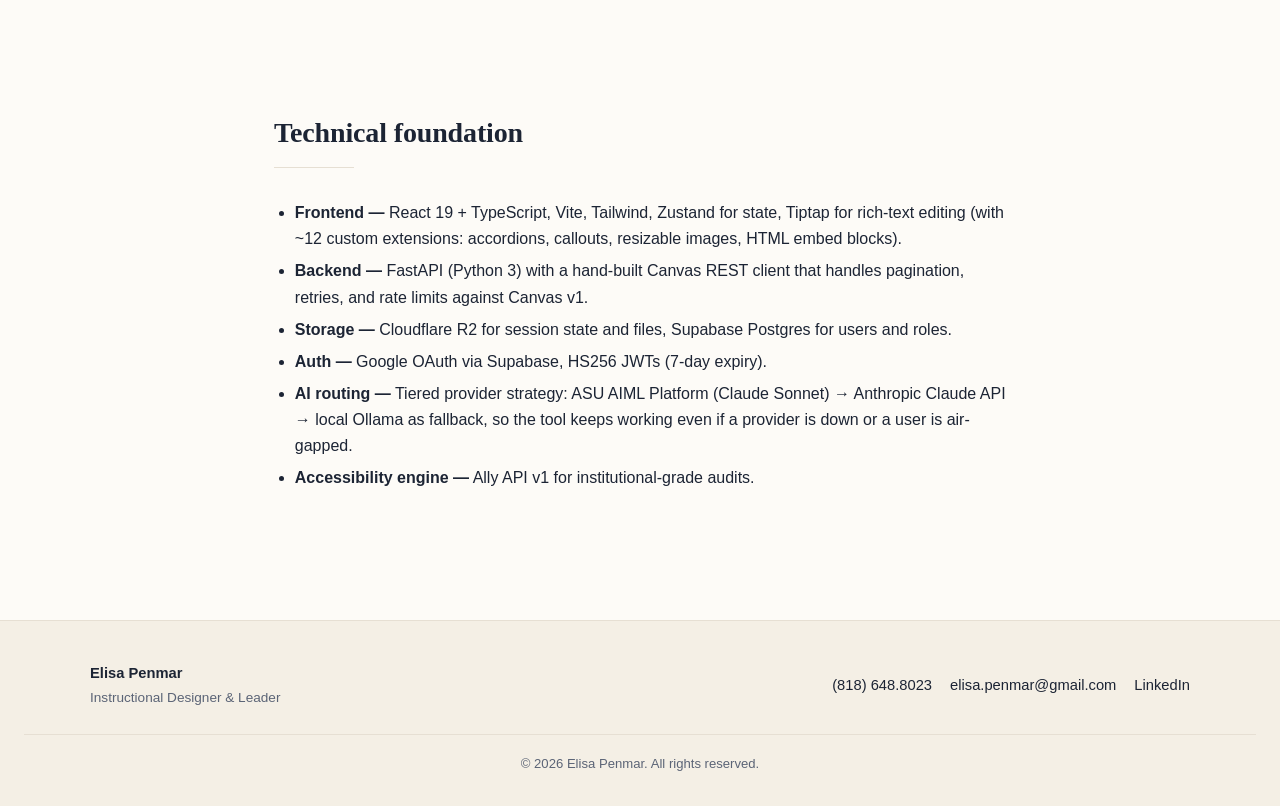
<file: canvas-curator.html>
<!DOCTYPE html>
<html lang="en">
<head>
  <meta charset="UTF-8" />
  <meta name="viewport" content="width=device-width, initial-scale=1.0" />
  <title>Canvas Curate | Elisa Penmar</title>
  <link rel="stylesheet" href="css/style.css" />
</head>
<body>
  <header class="site-header">
    <div class="nav-inner">
      <a href="index.html" class="brand">Elisa Penmar<small>Instructional Designer</small></a>
      <button class="nav-toggle" aria-label="Toggle menu" onclick="document.getElementById('nav-links').classList.toggle('open')">☰</button>
      <ul id="nav-links" class="nav-links">
        <li><a href="index.html">About</a></li>
        <li><a href="philosophy.html">Philosophy</a></li>
        <li><a href="cv.html">CV</a></li>
        <li><a href="projects.html" class="active">Projects</a></li>
        <li><a href="letters-of-rec.html">Letters</a></li>
      </ul>
    </div>
  </header>

  <main>
    <div class="page-header">
      <p style="color:var(--accent);font-size:0.85rem;text-transform:uppercase;letter-spacing:0.15em;margin:0 0 8px;">Collaborator &amp; Instructional Design Lead</p>
      <h1>Canvas Curate</h1>
      <p>A unified Canvas LMS workspace that lets instructional designers audit, remediate, curate, and build course content — with WCAG 2.1 accessibility checks and AI-assisted authoring baked in from the first click.</p>
      <p style="margin-top:18px;">
        <a href="https://github.com/marsenea/CanvasCurator" class="btn btn-primary" target="_blank" rel="noopener">View on GitHub</a>
      </p>
    </div>

    <div class="container">
      <div class="image-block">
        <img src="images/cc-dashboard-courses-list.png" alt="Canvas Curate dashboard listing Canvas courses connected for audit and editing, each with revision history and session notes" />
        <p class="image-caption">Dashboard — every connected Canvas course, with session state, revision history, and resume-where-you-left-off.</p>
      </div>
    </div>

    <div class="container-narrow">
      <h2>A collaborative build</h2>
      <div class="divider"></div>
      <p>Canvas Curate is a team effort. It's been built in tight collaboration with engineering and instructional design partners at ASU Online — pairing accessibility expertise, LMS workflow knowledge, and full-stack development. My contributions focus on the instructional-design side: shaping the accessibility audit flow, the AI-generated alt text and rubric pipelines, the Create workflow for turning Word and PDF source docs into Canvas-ready courses, and usability testing with real faculty.</p>
      <p>The tool is the direct product of dozens of touch-base meetings, pairing sessions, merge reports, and user-feedback cycles — documented transparently in the repo (handoff docs, merge reports, fix logs, planning notes) so every design decision is traceable.</p>

      <h2 style="margin-top:40px;">Connect to any Canvas course</h2>
      <div class="divider"></div>
      <p>A session starts by connecting to an existing Canvas course — pick from a searchable list, pull the full content tree in one call, and the workspace takes over from there.</p>
    </div>

    <div class="container">
      <div class="image-block">
        <img src="images/cc-connect-to-canvas-search.png" alt="Course search dialog for connecting to an existing Canvas course" />
        <p class="image-caption">Connect — search Canvas by name or ID, pull the full course tree into a session.</p>
      </div>
    </div>

    <div class="container-narrow">
      <h2>Course Health — every issue in one place</h2>
      <div class="divider"></div>
      <p>Instead of clicking through pages one at a time, Course Health surfaces every accessibility, content, and orphan-file issue at a glance — with callouts for documents that need remediation, images missing alt text, and link text that's raw or generic.</p>
    </div>

    <div class="container">
      <div class="image-block">
        <img src="images/cc-course-health-overview.png" alt="Course Health panel showing content counts, work-on tasks (Documents, Image Alt Text, Link Text), and an inventory of WCAG issues and orphaned files" />
        <p class="image-caption">Course Health — content counts, accessibility work-on queues, and orphan/duplicate inventory.</p>
      </div>
    </div>

    <div class="container-narrow">
      <h2>What it does</h2>
      <div class="divider"></div>

      <div class="subsection">
        <h3>Curate</h3>
        <p>Connect to an existing Canvas course, pull every page, assignment, discussion, quiz, file, and module into a single workspace. Run a WCAG 2.1 audit against the full course. Edit content inline in a rich-text editor with accessibility linting. Push changes back to Canvas when ready — with a diff view that shows exactly what changed before you commit.</p>
      </div>
    </div>

    <div class="container">
      <div class="image-row">
        <img src="images/cc-edit-page-rich-text-editor.png" alt="Inline rich-text editor for editing a Canvas Module overview page, with full formatting toolbar and live preview" />
        <img src="images/cc-edit-page-preview-module-overview.png" alt="Preview view of the same module page showing how edits render to students" />
      </div>
      <p class="image-caption">Edit any page inline, preview the student-facing render, and push back to Canvas only when you're ready.</p>
      <div class="image-row">
        <img src="images/cc-edit-page-identify-issue-dialog.png" alt="Identify Issue dialog used to flag and remediate accessibility or content issues directly from the editor" />
        <img src="images/cc-edit-page-content-version-comparison.png" alt="Side-by-side version comparison showing the original Canvas content and the Curate-edited version" />
      </div>
      <p class="image-caption">Flag issues as you edit, and compare the original Canvas content to the remediated version side-by-side.</p>
    </div>

    <div class="container-narrow">
      <div class="subsection">
        <h3>Content Inventory</h3>
        <p>A full, filterable inventory of everything in the course — pages, assignments, files, quizzes, discussions. Find orphans (files or pages not referenced anywhere) and decide whether to delete, archive, or re-link them before they become an accessibility or navigation problem for students.</p>
      </div>
    </div>

    <div class="container">
      <div class="image-row">
        <img src="images/cc-content-inventory-all-items.png" alt="Content inventory view listing every page, assignment, quiz, discussion, and file in the Canvas course" />
        <img src="images/cc-content-inventory-orphaned-files.png" alt="Orphaned files view showing files not referenced by any course content, with options to keep, delete, or relink" />
      </div>
      <p class="image-caption">Left: full content inventory. Right: orphaned files, surfaced for a deliberate keep / delete / relink decision.</p>
    </div>

    <div class="container-narrow">
      <h2 style="margin-top:40px;">Accessibility is not an afterthought</h2>
      <div class="divider"></div>
      <p>Accessibility runs through every surface of the tool rather than being bolted on at the end:</p>
      <ul>
        <li><strong>WCAG 2.1 audits</strong> are first-class — run against pulled Canvas content, with every issue linked to the source element and a queue for working through them in one pass.</li>
        <li><strong>A11y Lint Panel</strong> flags issues in the rich-text editor as the author types — heading order, alt text, link text, color contrast, table headers.</li>
        <li><strong>AI Vision Panel</strong> inspects images in context and proposes alt text tied to what's actually happening in the image, not generic filler.</li>
        <li><strong>Ally API integration</strong> brings ASU's institutional accessibility engine into the workspace.</li>
        <li><strong>TagFlow</strong> turns PDF structural tagging from a specialist task into a visual drag-and-draw workflow — instructional designers, not just a11y specialists, can ship tagged PDFs.</li>
        <li><strong>Remediation queues</strong> let a designer work through all issues across a course in one focused pass, rather than jumping between Canvas pages one at a time.</li>
      </ul>
    </div>

    <div class="container">
      <div class="image-block">
        <img src="images/cc-images-missing-alt-text.png" alt="Images workspace showing all course images filtered to Missing Alt, each with options to keep, remove, mark decorative, or AI Generate alt text" />
        <p class="image-caption">Images — filter to Missing Alt, mark decorative in bulk, or click "AI Generate" to draft contextual alt text one at a time or for the full batch.</p>
      </div>
      <div class="image-block">
        <img src="images/cc-link-text-raw-url-remediation.png" alt="Link-text remediation view listing every raw or generic link in the course with inline replacement suggestions" />
        <p class="image-caption">Link Text — raw URLs and generic "click here" links surfaced for bulk remediation with descriptive alternatives.</p>
      </div>
    </div>

    <div class="container-narrow">
      <div class="subsection">
        <h3>TagFlow — visual PDF remediation</h3>
        <p>PDFs are one of the most stubborn accessibility problems in higher ed. TagFlow makes tagging approachable: draw zones directly on the page preview for headings, paragraphs, figures, and tables; TagFlow assembles the tag tree, reading order, and export-ready tagged PDF for you. What used to demand Adobe Acrobat Pro and a lot of patience becomes a focused, visual workflow.</p>
      </div>
    </div>

    <div class="container">
      <div class="image-row">
        <img src="images/cc-documents-pdf-list-complexity.png" alt="List of course PDFs with a complexity score and tagging status for each" />
        <img src="images/cc-document-detail-complexity-breakdown.png" alt="Complexity breakdown for a single PDF document showing accessibility issues by type" />
      </div>
      <p class="image-caption">PDFs are triaged by complexity — heavier, more complex documents surface first so remediation time goes where it matters.</p>
      <div class="image-block">
        <img src="images/cc-document-tagged-view-page-preview.png" alt="TagFlow page preview showing zones drawn over a PDF page with heading, paragraph, and table tags identified" />
        <p class="image-caption">TagFlow preview — structural zones overlaid directly on the PDF page.</p>
      </div>
      <div class="image-block">
        <img src="images/cc-document-tagged-view-tagging-panel.png" alt="TagFlow tagging panel showing reading order, tag palette, and drawing shortcuts next to a live-tagged PDF page" />
        <p class="image-caption">Full TagFlow workspace — reading-order list on the right, tag palette and draw-zone shortcuts, live-tagged page in the center.</p>
      </div>
    </div>

    <div class="container-narrow">
      <h2 style="margin-top:40px;">Time it saves instructional designers</h2>
      <div class="divider"></div>
      <ul>
        <li><strong>Course audits:</strong> what used to take a day of page-by-page checking with separate tools now runs as a single pull + audit, with every issue linked to the source element.</li>
        <li><strong>Alt text at scale:</strong> batch generation means an entire course of 200+ images can be drafted in minutes, with a reviewer pass instead of a from-scratch authoring pass.</li>
        <li><strong>Course creation:</strong> uploading a Word syllabus + faculty notes produces a structured Canvas course skeleton immediately — modules, pages, assignments pre-scaffolded against a template.</li>
        <li><strong>PDF remediation:</strong> TagFlow cuts out the Acrobat tag-tree learning curve; a designer can remediate a study guide in the same session they receive it.</li>
        <li><strong>Content transfers:</strong> the broken-link repair and image-sibling fixes eliminate the post-migration cleanup that otherwise eats hours per course.</li>
        <li><strong>Faculty review:</strong> reviewers get a focused audit spreadsheet instead of ad-hoc email threads, and feedback flows straight back into the tool.</li>
      </ul>
    </div>

    <div class="container-narrow">
      <div class="subsection">
        <h3>Transfer &amp; push</h3>
        <p>Copy content between two Canvas courses using Canvas's native content migration API — with the broken-link and image-sibling repair that IDs actually need after a transfer, not just a raw copy. Fine-grained push controls let you send only the sections you've edited back to Canvas.</p>
      </div>
    </div>

    <div class="container">
      <div class="image-block">
        <img src="images/cc-transfer-push-copy-options.png" alt="Transfer and push screen with fine-grained copy options for selecting which types of content to move between Canvas courses" />
        <p class="image-caption">Transfer &amp; push — choose exactly what to migrate, with built-in link repair.</p>
      </div>
    </div>

    <div class="container-narrow">
      <div class="subsection">
        <h3>Reports</h3>
        <p>Download audit results and faculty review spreadsheets as Excel files, ready to share with department leads, course owners, and QA reviewers.</p>
      </div>
    </div>

    <div class="container">
      <div class="image-block">
        <img src="images/cc-reports-and-downloads.png" alt="Reports and Downloads view listing course audit spreadsheets and export options" />
        <p class="image-caption">Reports &amp; Downloads — audit results and faculty review sheets exported as shareable Excel files.</p>
      </div>
    </div>

    <div class="container-narrow">
      <h2 style="margin-top:40px;">Technical foundation</h2>
      <div class="divider"></div>
      <ul>
        <li><strong>Frontend —</strong> React 19 + TypeScript, Vite, Tailwind, Zustand for state, Tiptap for rich-text editing (with ~12 custom extensions: accordions, callouts, resizable images, HTML embed blocks).</li>
        <li><strong>Backend —</strong> FastAPI (Python 3) with a hand-built Canvas REST client that handles pagination, retries, and rate limits against Canvas v1.</li>
        <li><strong>Storage —</strong> Cloudflare R2 for session state and files, Supabase Postgres for users and roles.</li>
        <li><strong>Auth —</strong> Google OAuth via Supabase, HS256 JWTs (7-day expiry).</li>
        <li><strong>AI routing —</strong> Tiered provider strategy: ASU AIML Platform (Claude Sonnet) → Anthropic Claude API → local Ollama as fallback, so the tool keeps working even if a provider is down or a user is air-gapped.</li>
        <li><strong>Accessibility engine —</strong> Ally API v1 for institutional-grade audits.</li>
      </ul>
    </div>
  </main>

  <footer class="site-footer">
    <div class="footer-inner">
      <div><strong style="color:var(--text);">Elisa Penmar</strong><br /><span style="font-size:0.85rem;">Instructional Designer &amp; Leader</span></div>
      <div class="footer-contact">
        <a href="tel:+18186488023">(818) 648.8023</a>
        <a href="mailto:elisa.penmar@gmail.com">elisa.penmar@gmail.com</a>
        <a href="http://www.linkedin.com/in/elisa-penmar-88455719" target="_blank" rel="noopener">LinkedIn</a>
      </div>
    </div>
    <div class="copyright">© <span id="year"></span> Elisa Penmar. All rights reserved.</div>
  </footer>
  <script>document.getElementById('year').textContent = new Date().getFullYear();</script>
</body>
</html>
</file>
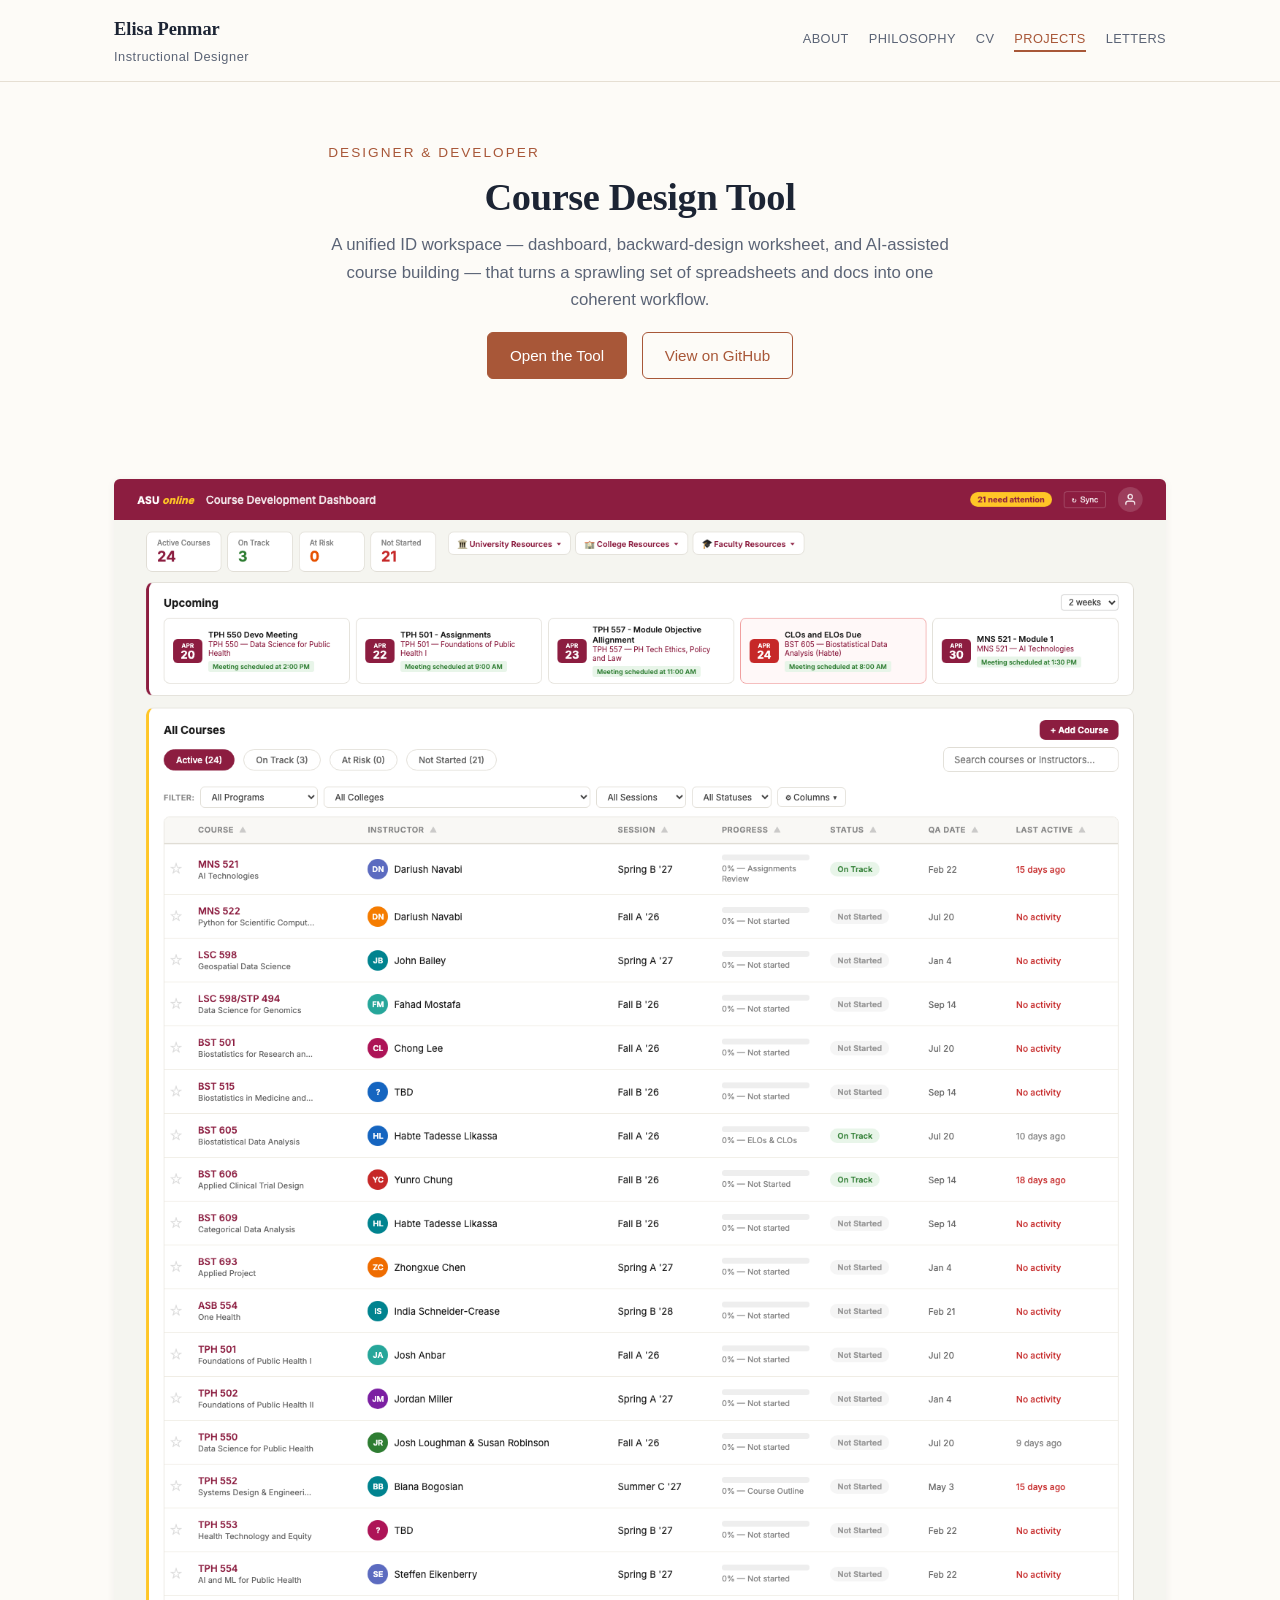
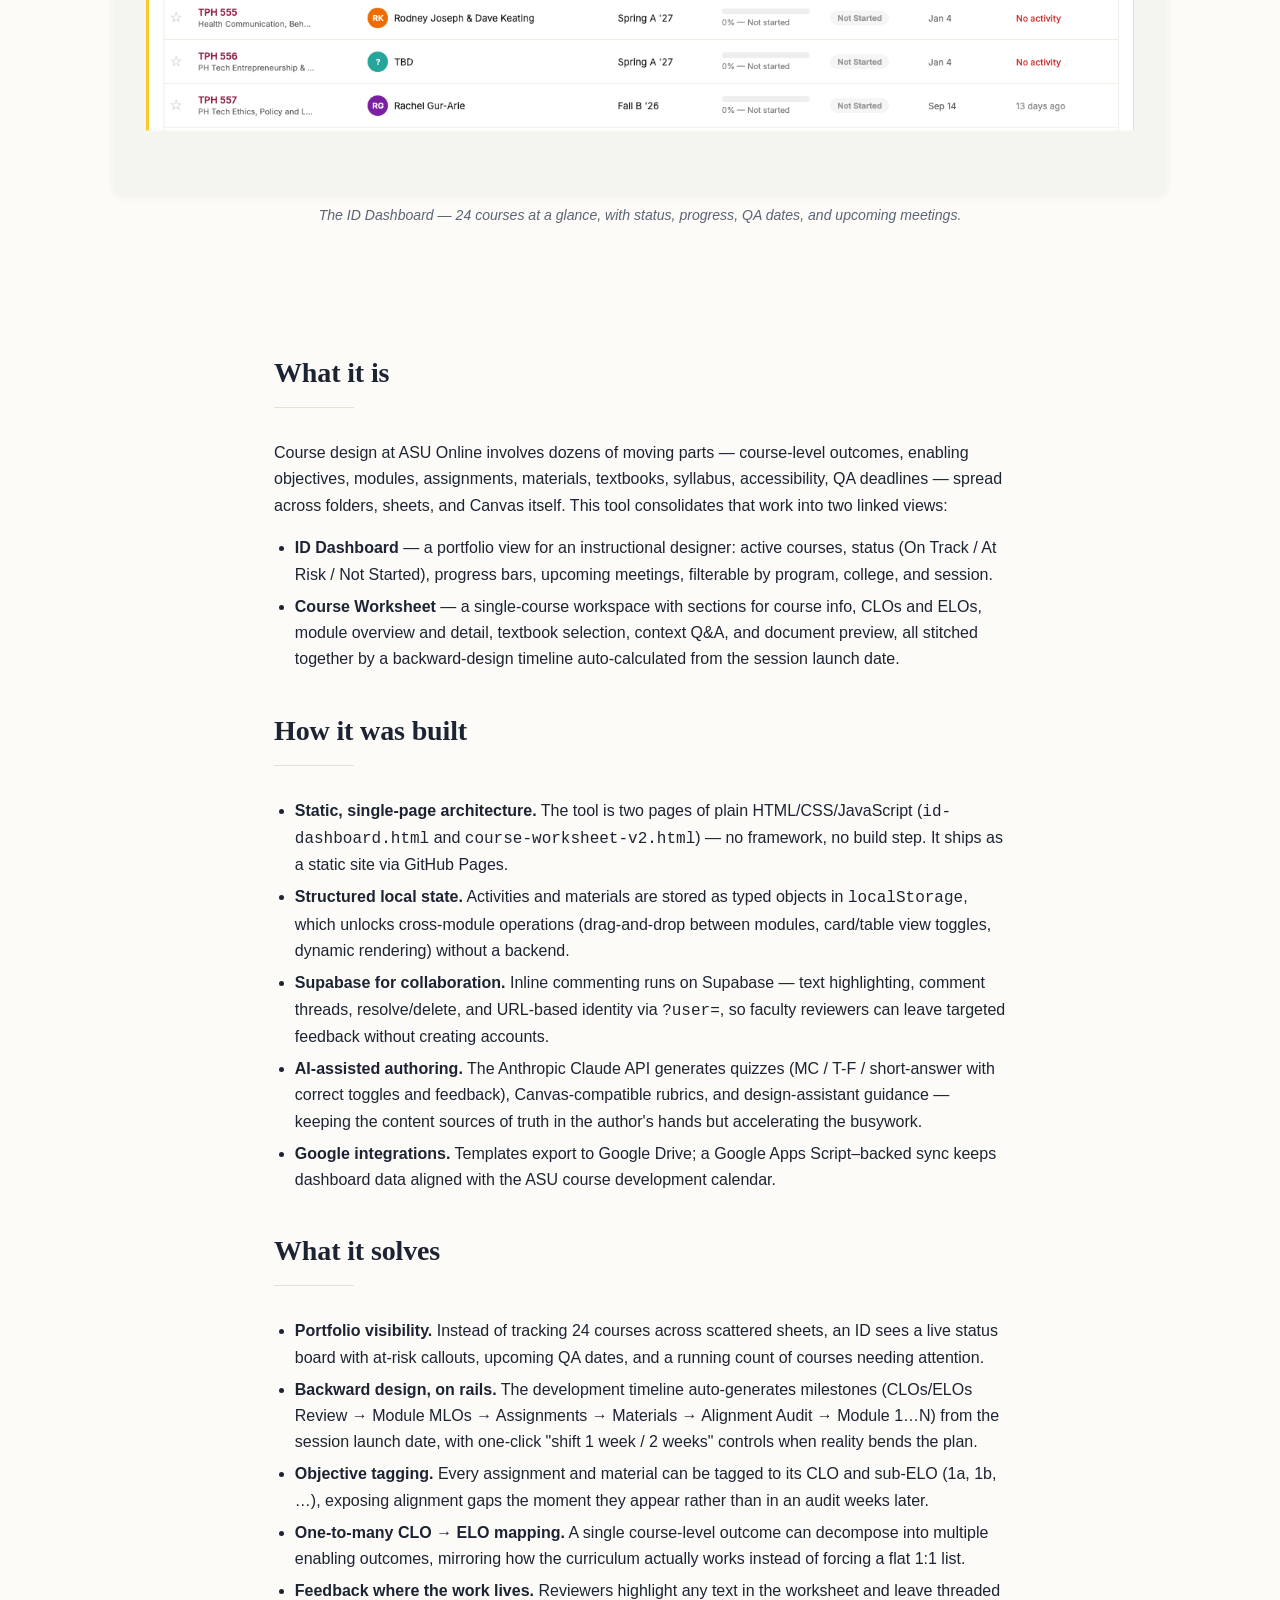
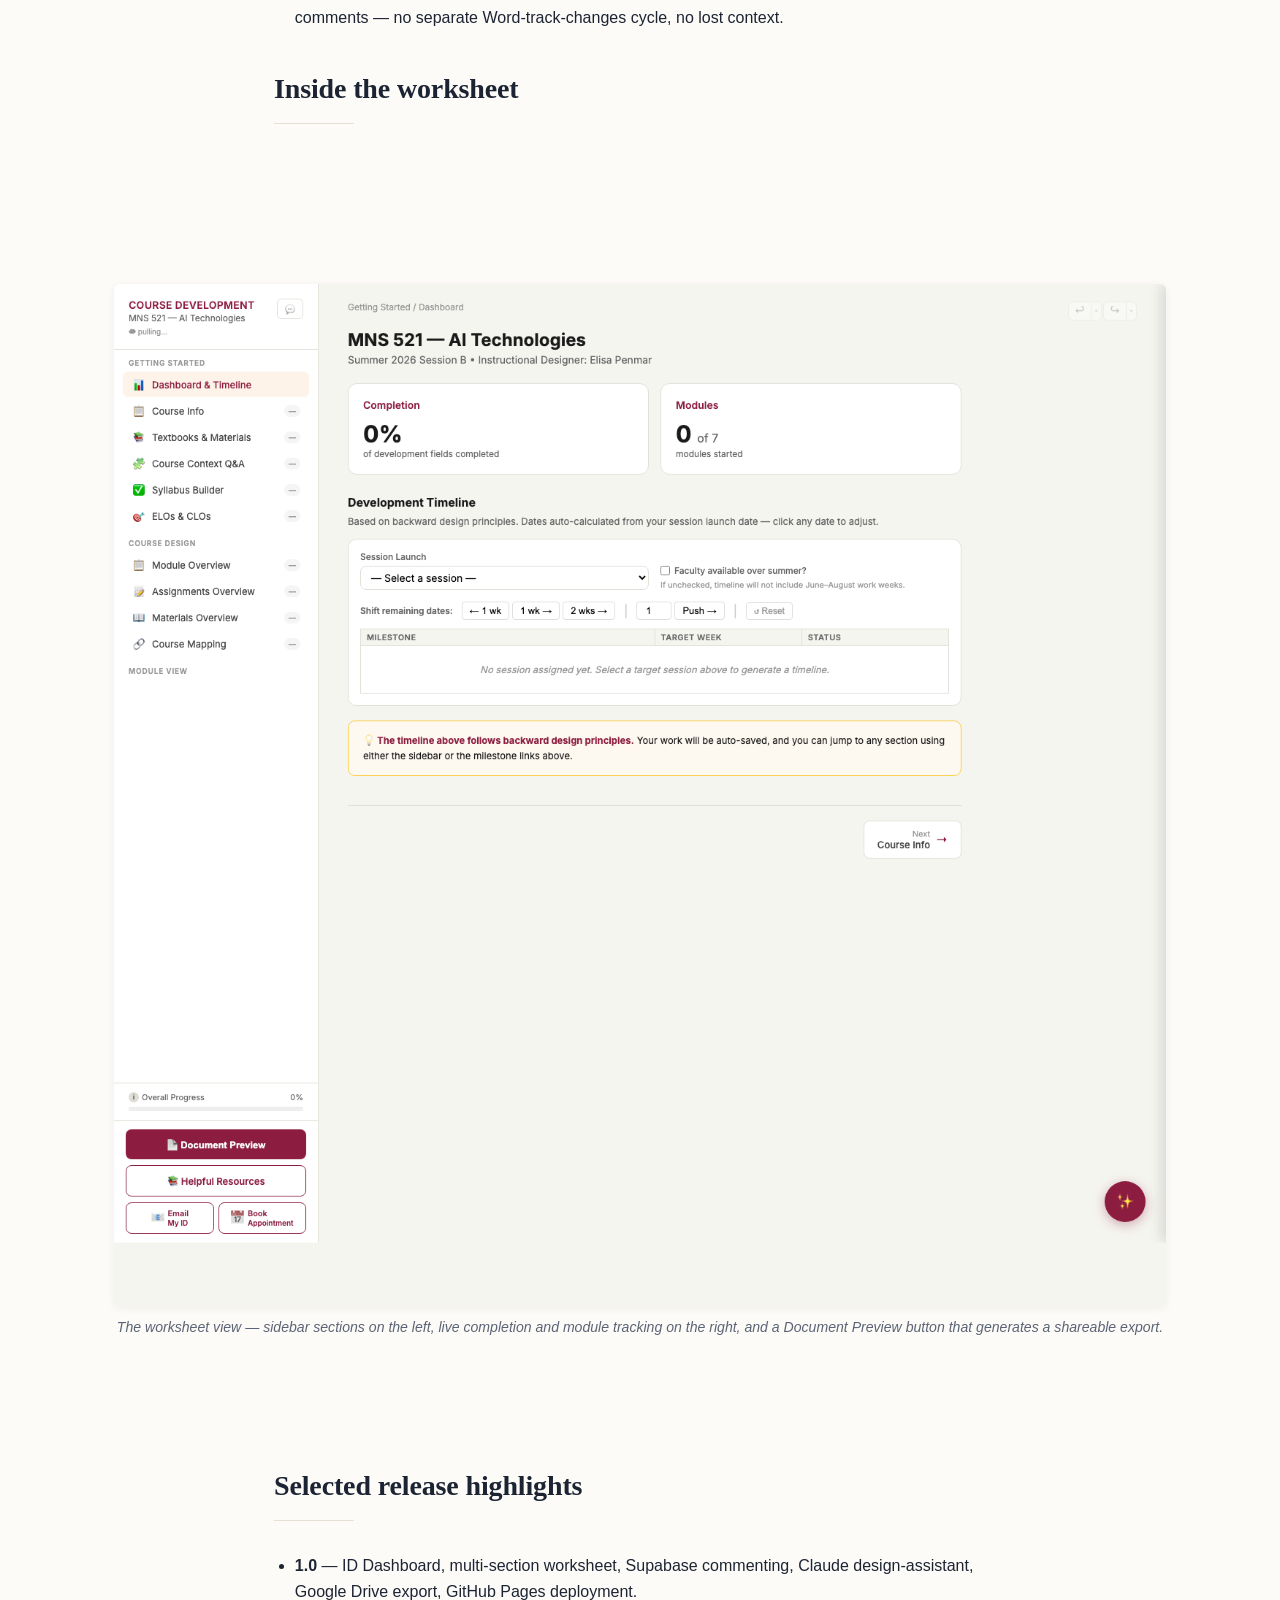
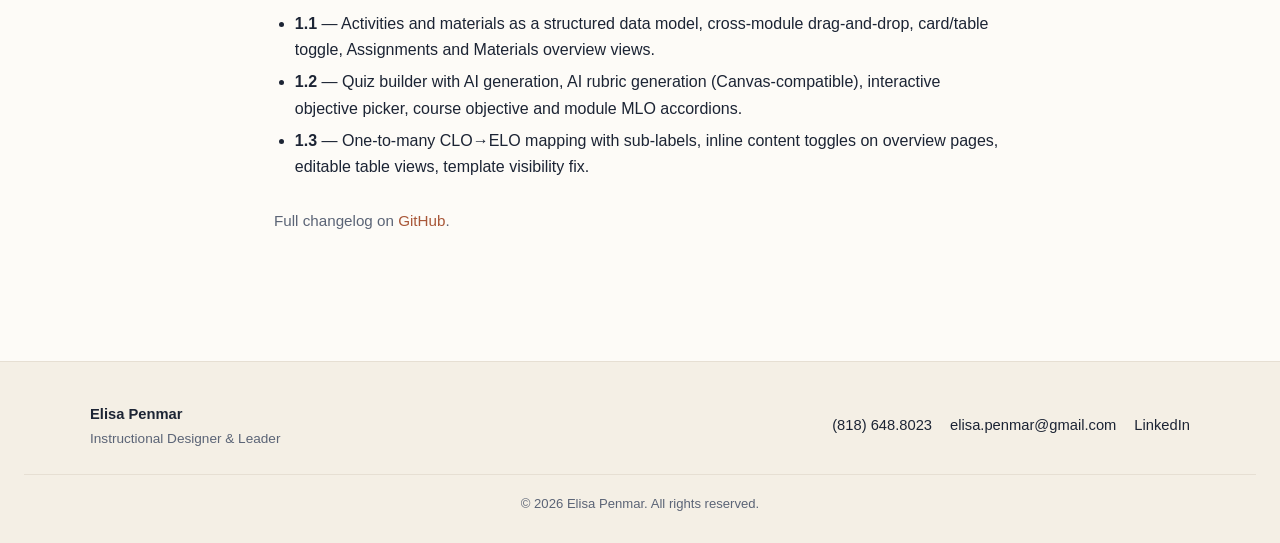
<file: course-development.html>
<!DOCTYPE html>
<html lang="en">
<head>
  <meta charset="UTF-8" />
  <meta name="viewport" content="width=device-width, initial-scale=1.0" />
  <title>Course Development Tool | Elisa Penmar</title>
  <link rel="stylesheet" href="css/style.css" />
</head>
<body>
  <header class="site-header">
    <div class="nav-inner">
      <a href="index.html" class="brand">Elisa Penmar<small>Instructional Designer</small></a>
      <button class="nav-toggle" aria-label="Toggle menu" onclick="document.getElementById('nav-links').classList.toggle('open')">☰</button>
      <ul id="nav-links" class="nav-links">
        <li><a href="index.html">About</a></li>
        <li><a href="philosophy.html">Philosophy</a></li>
        <li><a href="cv.html">CV</a></li>
        <li><a href="projects.html" class="active">Projects</a></li>
        <li><a href="letters-of-rec.html">Letters</a></li>
      </ul>
    </div>
  </header>

  <main>
    <div class="page-header">
      <p style="color:var(--accent);font-size:0.85rem;text-transform:uppercase;letter-spacing:0.15em;margin:0 0 8px;">Designer &amp; Developer</p>
      <h1>Course Design Tool</h1>
      <p>A unified ID workspace — dashboard, backward-design worksheet, and AI-assisted course building — that turns a sprawling set of spreadsheets and docs into one coherent workflow.</p>
      <p style="margin-top:18px;">
        <a href="https://epenmar.github.io/course-development/" class="btn btn-primary" target="_blank" rel="noopener">Open the Tool</a>
        <a href="https://github.com/epenmar/course-development" class="btn" style="margin-left:10px;" target="_blank" rel="noopener">View on GitHub</a>
      </p>
    </div>

    <div class="container">
      <div class="image-block">
        <img src="images/course-dev-dashboard.png" alt="Course Development Dashboard showing active courses, upcoming milestones, and progress tracking" />
        <p class="image-caption">The ID Dashboard — 24 courses at a glance, with status, progress, QA dates, and upcoming meetings.</p>
      </div>
    </div>

    <div class="container-narrow">
      <h2>What it is</h2>
      <div class="divider"></div>
      <p>Course design at ASU Online involves dozens of moving parts — course-level outcomes, enabling objectives, modules, assignments, materials, textbooks, syllabus, accessibility, QA deadlines — spread across folders, sheets, and Canvas itself. This tool consolidates that work into two linked views:</p>
      <ul>
        <li><strong>ID Dashboard</strong> — a portfolio view for an instructional designer: active courses, status (On Track / At Risk / Not Started), progress bars, upcoming meetings, filterable by program, college, and session.</li>
        <li><strong>Course Worksheet</strong> — a single-course workspace with sections for course info, CLOs and ELOs, module overview and detail, textbook selection, context Q&amp;A, and document preview, all stitched together by a backward-design timeline auto-calculated from the session launch date.</li>
      </ul>

      <h2 style="margin-top:40px;">How it was built</h2>
      <div class="divider"></div>
      <ul>
        <li><strong>Static, single-page architecture.</strong> The tool is two pages of plain HTML/CSS/JavaScript (<code>id-dashboard.html</code> and <code>course-worksheet-v2.html</code>) — no framework, no build step. It ships as a static site via GitHub Pages.</li>
        <li><strong>Structured local state.</strong> Activities and materials are stored as typed objects in <code>localStorage</code>, which unlocks cross-module operations (drag-and-drop between modules, card/table view toggles, dynamic rendering) without a backend.</li>
        <li><strong>Supabase for collaboration.</strong> Inline commenting runs on Supabase — text highlighting, comment threads, resolve/delete, and URL-based identity via <code>?user=</code>, so faculty reviewers can leave targeted feedback without creating accounts.</li>
        <li><strong>AI-assisted authoring.</strong> The Anthropic Claude API generates quizzes (MC / T-F / short-answer with correct toggles and feedback), Canvas-compatible rubrics, and design-assistant guidance — keeping the content sources of truth in the author's hands but accelerating the busywork.</li>
        <li><strong>Google integrations.</strong> Templates export to Google Drive; a Google Apps Script–backed sync keeps dashboard data aligned with the ASU course development calendar.</li>
      </ul>

      <h2 style="margin-top:40px;">What it solves</h2>
      <div class="divider"></div>
      <ul>
        <li><strong>Portfolio visibility.</strong> Instead of tracking 24 courses across scattered sheets, an ID sees a live status board with at-risk callouts, upcoming QA dates, and a running count of courses needing attention.</li>
        <li><strong>Backward design, on rails.</strong> The development timeline auto-generates milestones (CLOs/ELOs Review → Module MLOs → Assignments → Materials → Alignment Audit → Module 1…N) from the session launch date, with one-click "shift 1 week / 2 weeks" controls when reality bends the plan.</li>
        <li><strong>Objective tagging.</strong> Every assignment and material can be tagged to its CLO and sub-ELO (1a, 1b, …), exposing alignment gaps the moment they appear rather than in an audit weeks later.</li>
        <li><strong>One-to-many CLO → ELO mapping.</strong> A single course-level outcome can decompose into multiple enabling outcomes, mirroring how the curriculum actually works instead of forcing a flat 1:1 list.</li>
        <li><strong>Feedback where the work lives.</strong> Reviewers highlight any text in the worksheet and leave threaded comments — no separate Word-track-changes cycle, no lost context.</li>
      </ul>

      <h2 style="margin-top:40px;">Inside the worksheet</h2>
      <div class="divider"></div>
    </div>

    <div class="container">
      <div class="image-block">
        <img src="images/course-dev-worksheet.png" alt="Course worksheet sidebar with Getting Started, Course Design, and Module View sections, plus a development timeline panel" />
        <p class="image-caption">The worksheet view — sidebar sections on the left, live completion and module tracking on the right, and a Document Preview button that generates a shareable export.</p>
      </div>
    </div>

    <div class="container-narrow">
      <h2>Selected release highlights</h2>
      <div class="divider"></div>
      <ul>
        <li><strong>1.0</strong> — ID Dashboard, multi-section worksheet, Supabase commenting, Claude design-assistant, Google Drive export, GitHub Pages deployment.</li>
        <li><strong>1.1</strong> — Activities and materials as a structured data model, cross-module drag-and-drop, card/table toggle, Assignments and Materials overview views.</li>
        <li><strong>1.2</strong> — Quiz builder with AI generation, AI rubric generation (Canvas-compatible), interactive objective picker, course objective and module MLO accordions.</li>
        <li><strong>1.3</strong> — One-to-many CLO→ELO mapping with sub-labels, inline content toggles on overview pages, editable table views, template visibility fix.</li>
      </ul>

      <p style="margin-top:28px;font-size:0.95rem;color:var(--muted);">Full changelog on <a href="https://github.com/epenmar/course-development/blob/main/CHANGELOG.md" target="_blank" rel="noopener">GitHub</a>.</p>
    </div>
  </main>

  <footer class="site-footer">
    <div class="footer-inner">
      <div><strong style="color:var(--text);">Elisa Penmar</strong><br /><span style="font-size:0.85rem;">Instructional Designer &amp; Leader</span></div>
      <div class="footer-contact">
        <a href="tel:+18186488023">(818) 648.8023</a>
        <a href="mailto:elisa.penmar@gmail.com">elisa.penmar@gmail.com</a>
        <a href="http://www.linkedin.com/in/elisa-penmar-88455719" target="_blank" rel="noopener">LinkedIn</a>
      </div>
    </div>
    <div class="copyright">© <span id="year"></span> Elisa Penmar. All rights reserved.</div>
  </footer>
  <script>document.getElementById('year').textContent = new Date().getFullYear();</script>
</body>
</html>
</file>
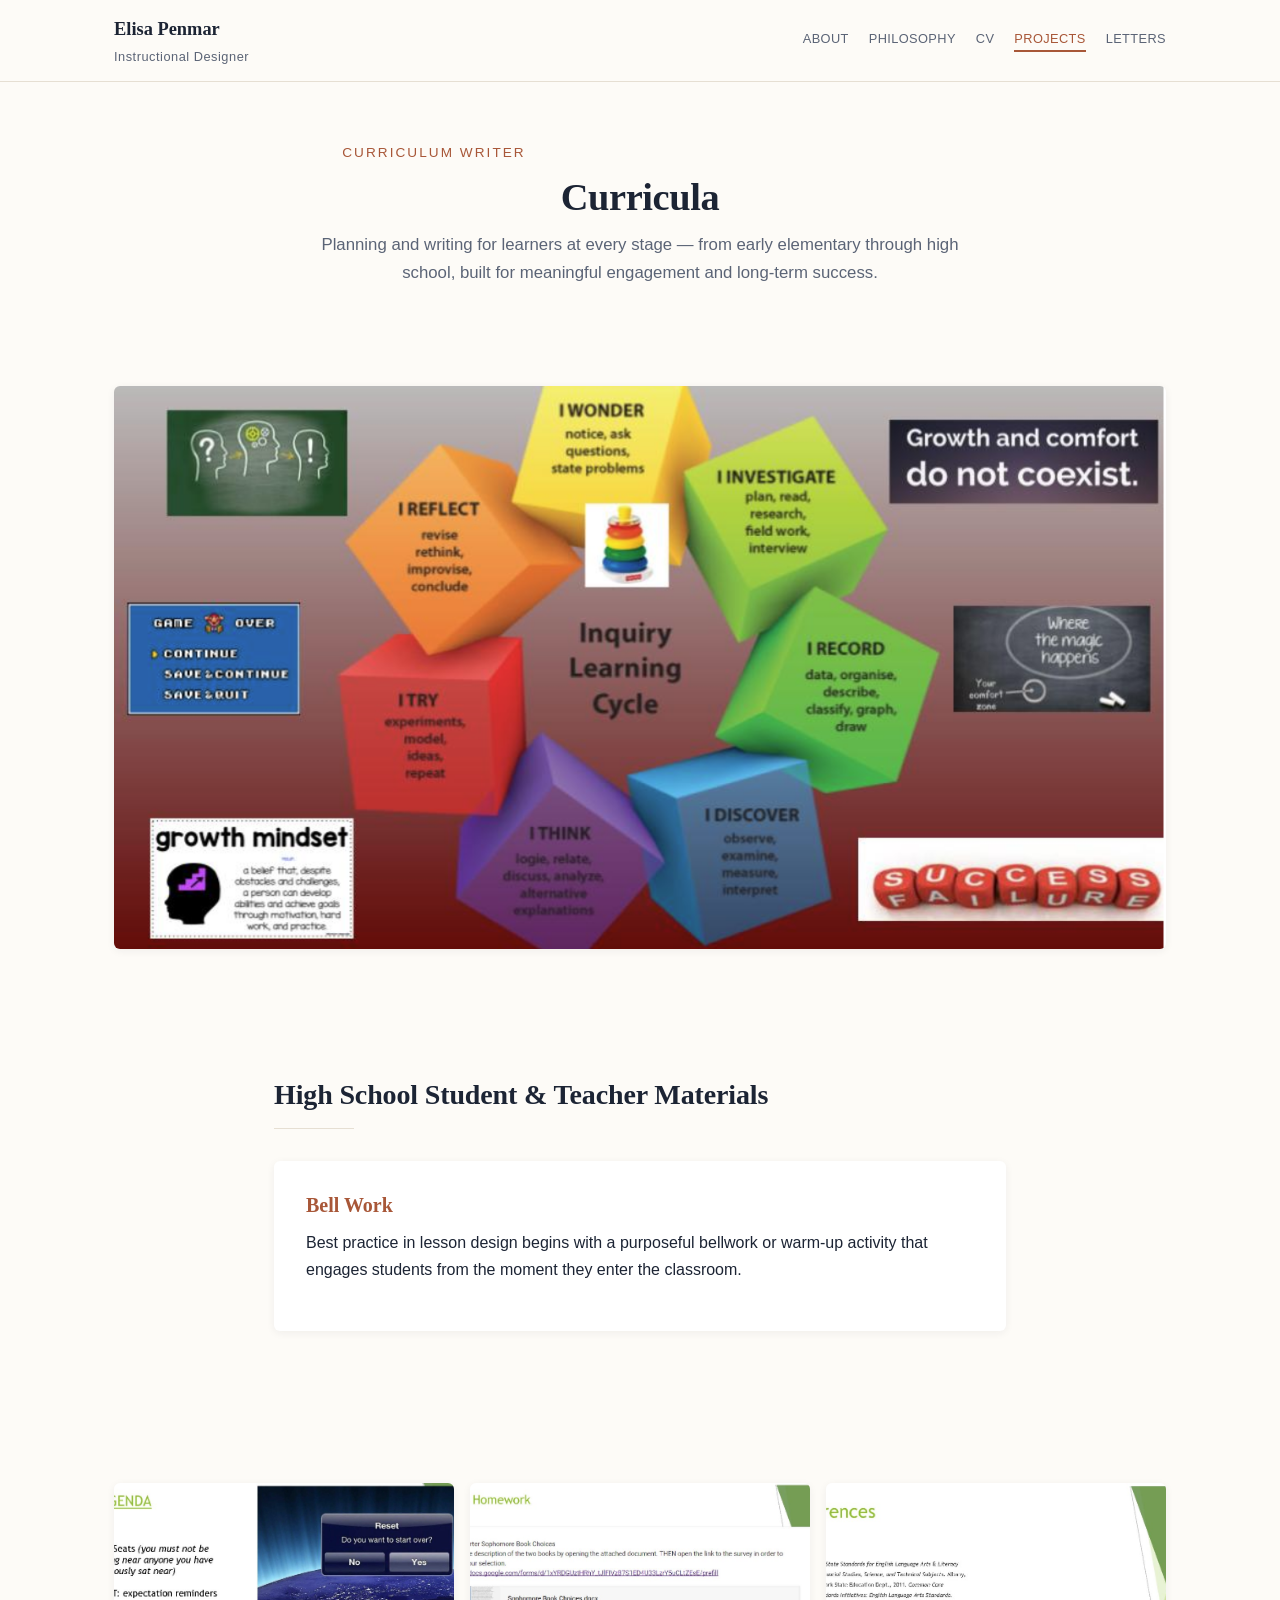
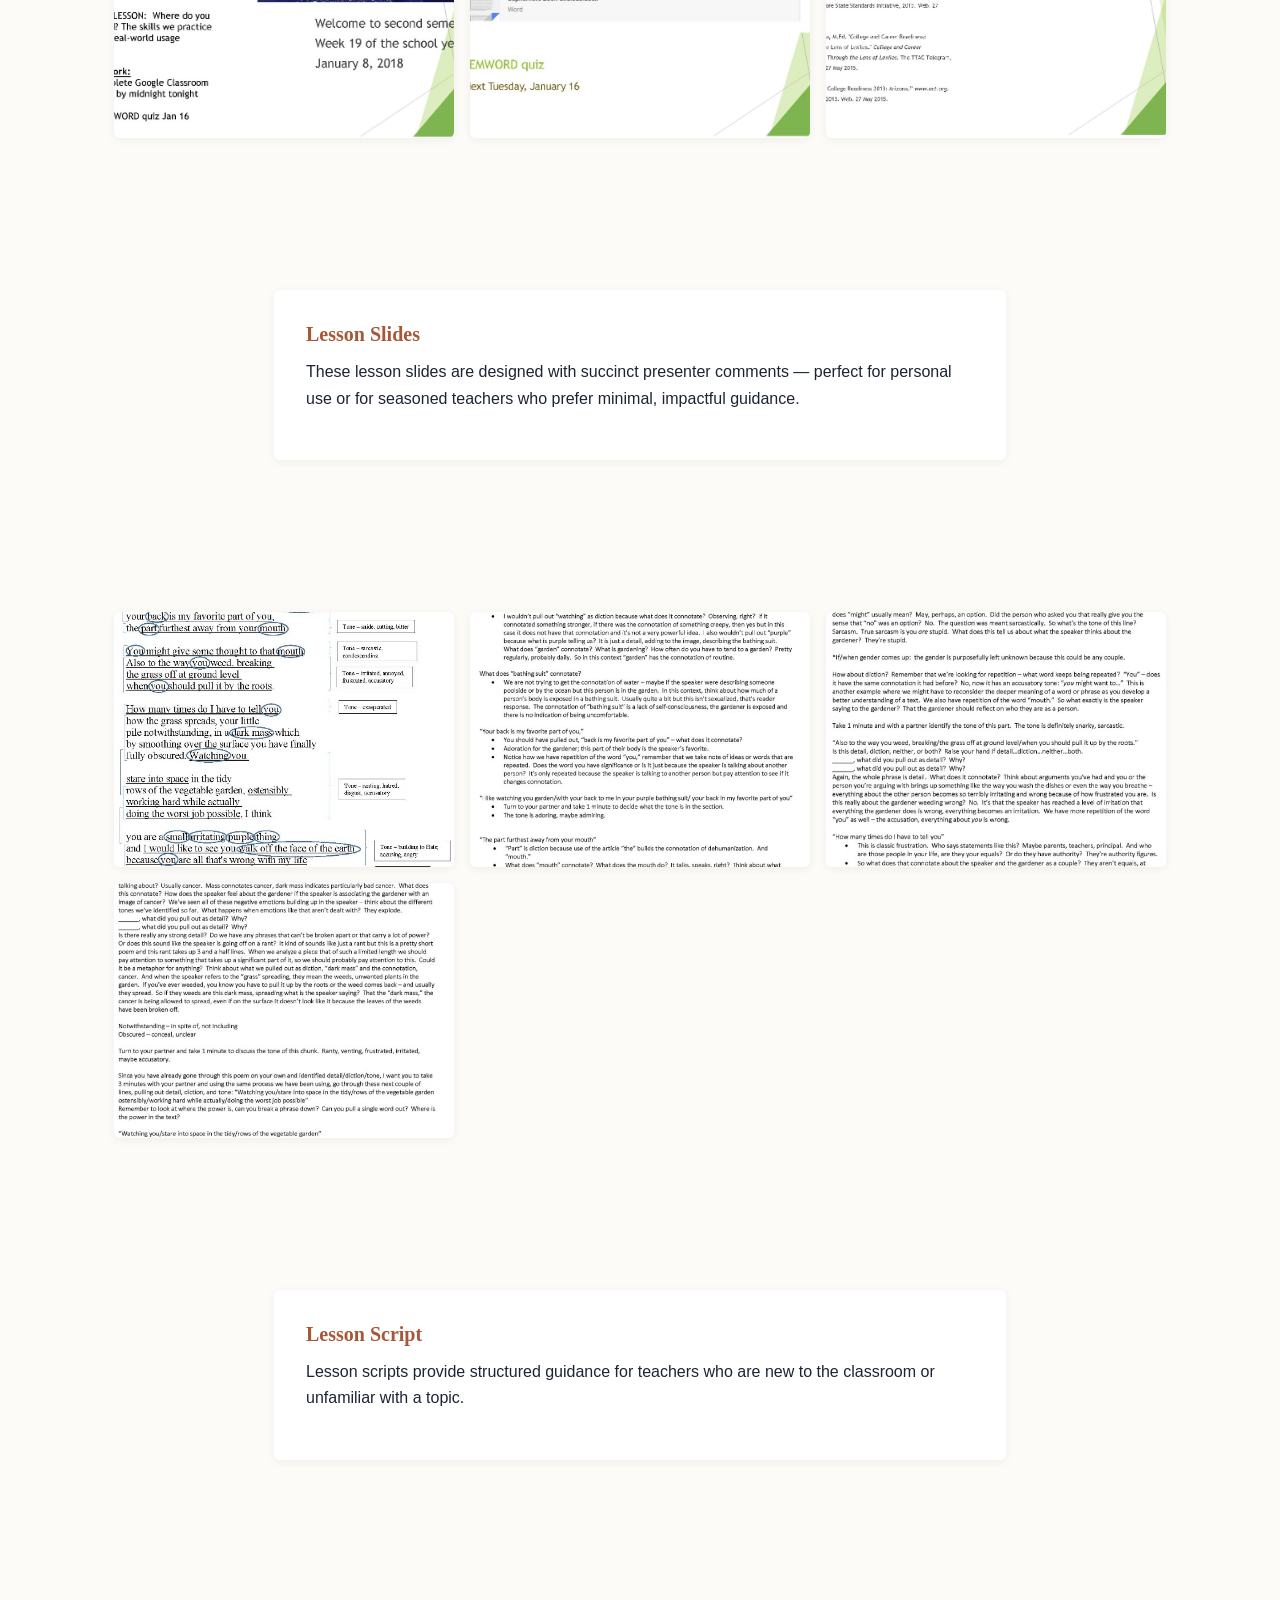
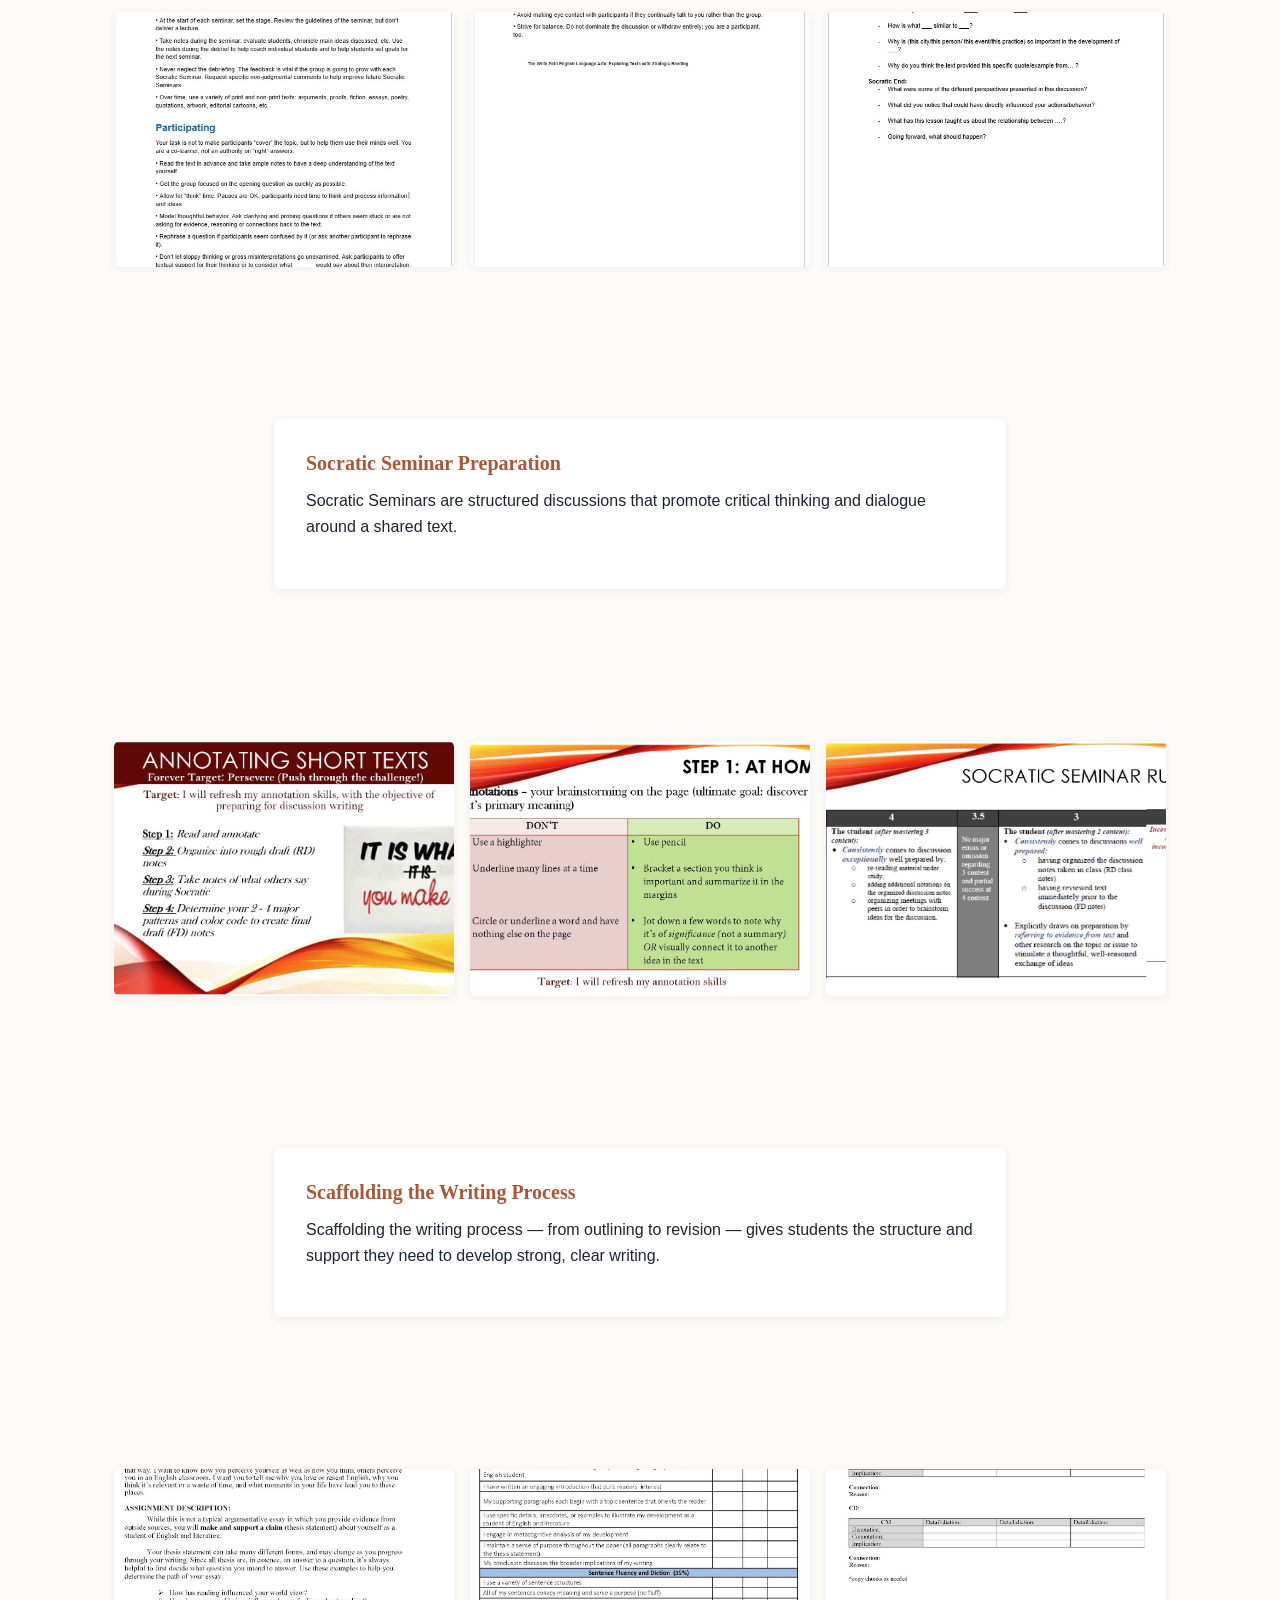
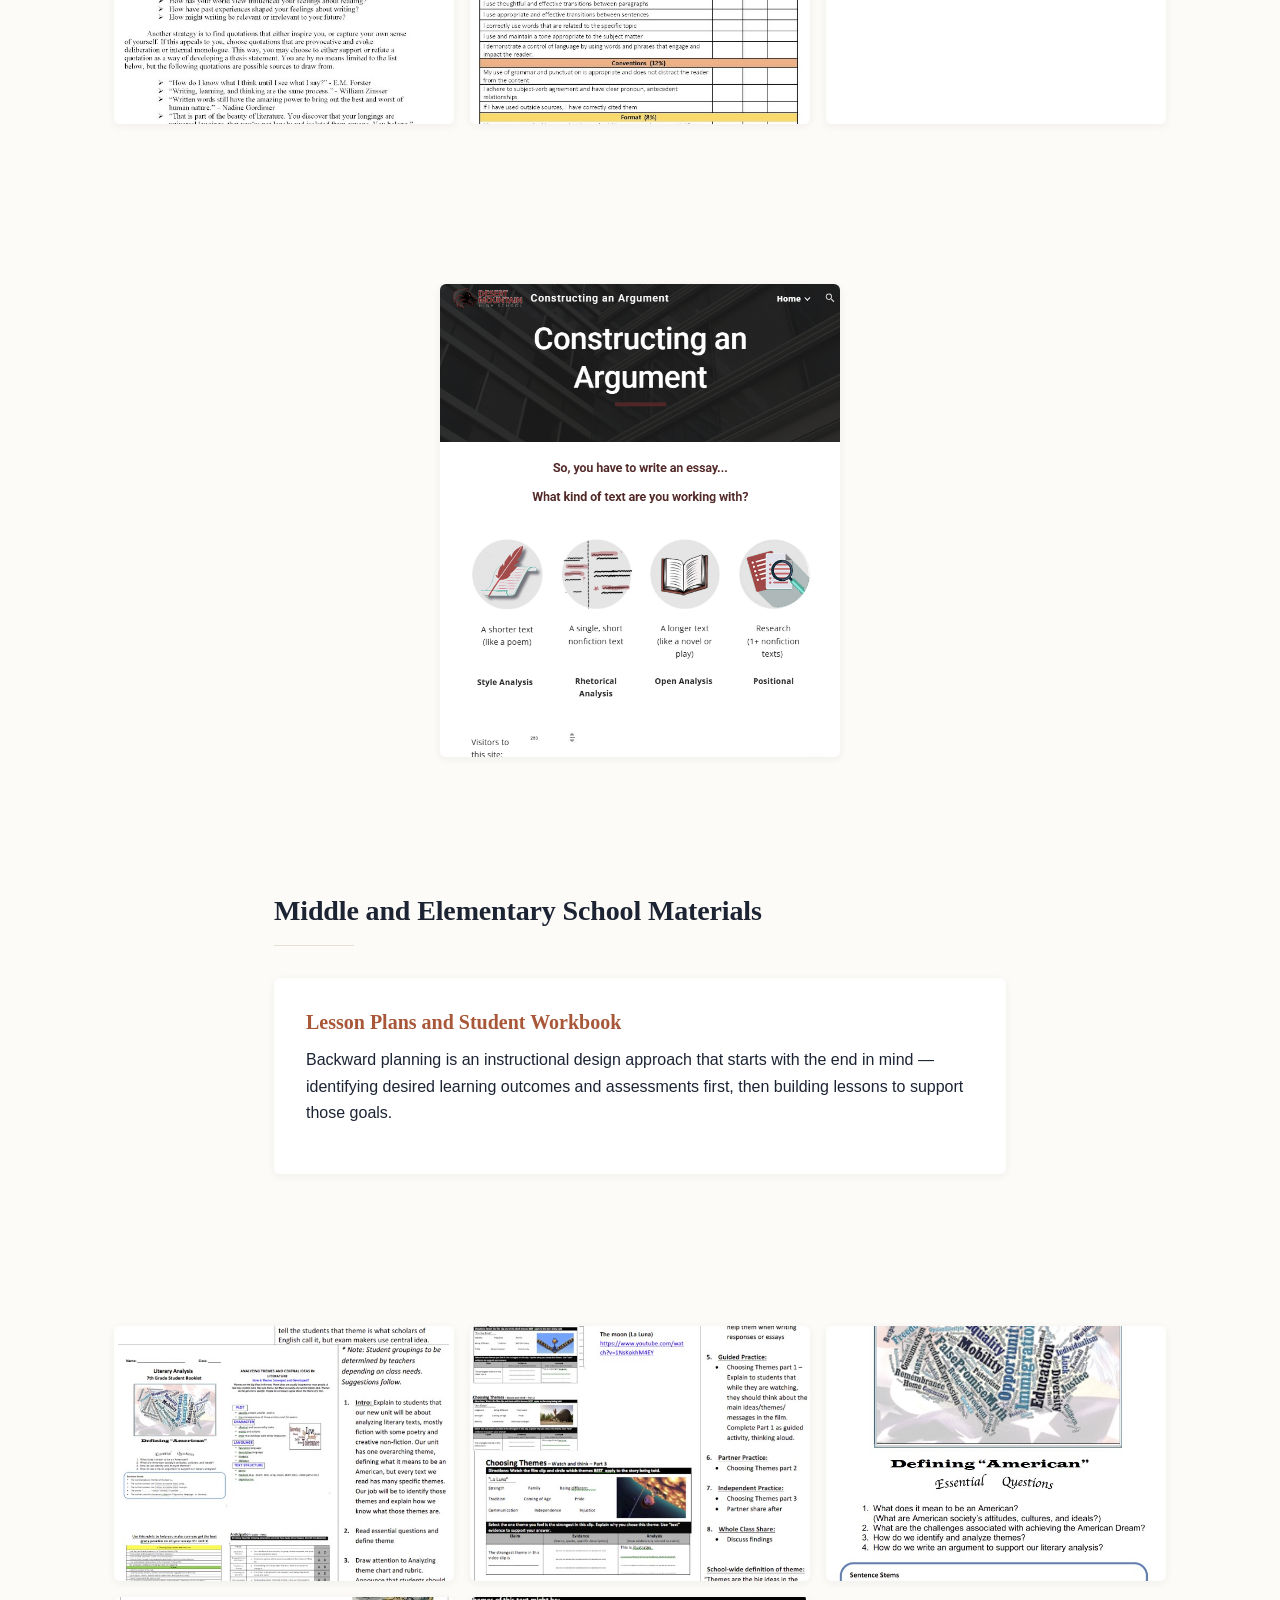
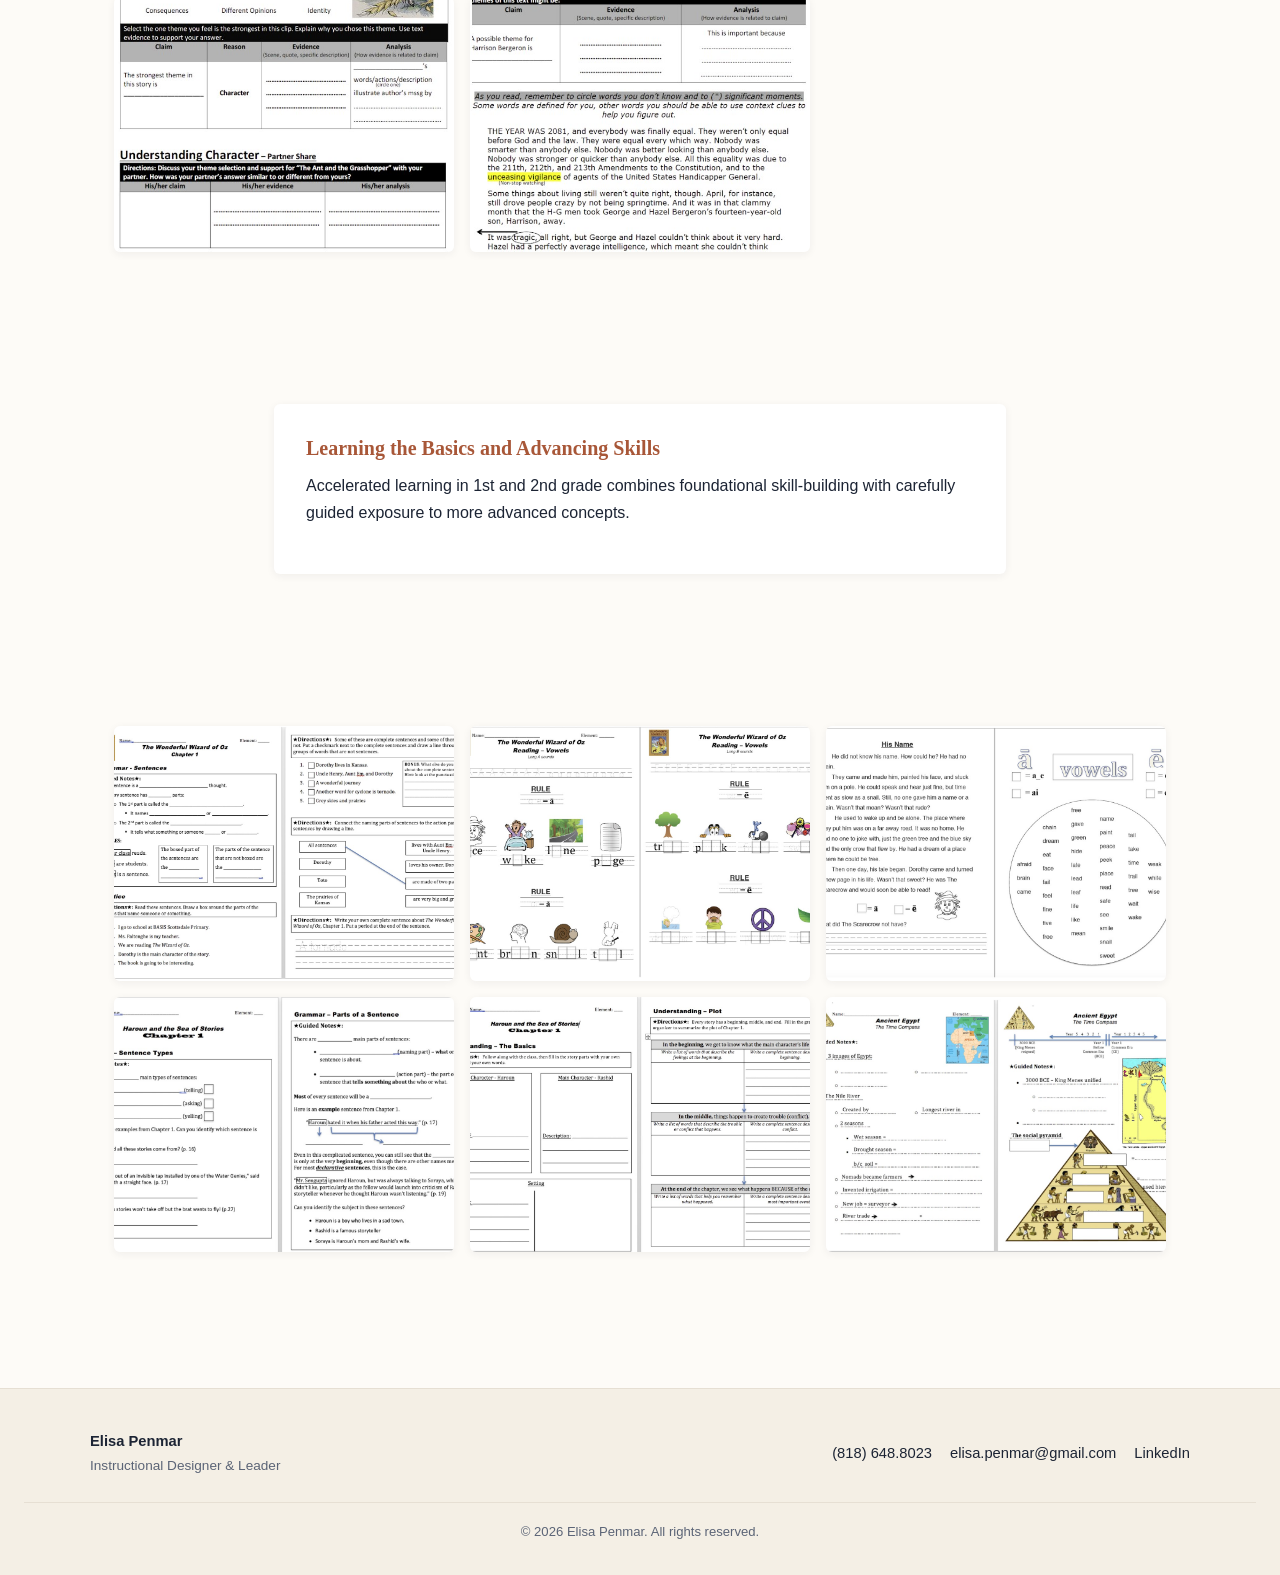
<file: curricula.html>
<!DOCTYPE html>
<html lang="en">
<head>
  <meta charset="UTF-8" />
  <meta name="viewport" content="width=device-width, initial-scale=1.0" />
  <title>Curricula | Elisa Penmar</title>
  <link rel="stylesheet" href="css/style.css" />
</head>
<body>
  <header class="site-header">
    <div class="nav-inner">
      <a href="index.html" class="brand">Elisa Penmar<small>Instructional Designer</small></a>
      <button class="nav-toggle" aria-label="Toggle menu" onclick="document.getElementById('nav-links').classList.toggle('open')">☰</button>
      <ul id="nav-links" class="nav-links">
        <li><a href="index.html">About</a></li>
        <li><a href="philosophy.html">Philosophy</a></li>
        <li><a href="cv.html">CV</a></li>
        <li><a href="projects.html" class="active">Projects</a></li>
        <li><a href="letters-of-rec.html">Letters</a></li>
      </ul>
    </div>
  </header>

  <main>
    <div class="page-header">
      <p style="color:var(--accent);font-size:0.85rem;text-transform:uppercase;letter-spacing:0.15em;margin:0 0 8px;">Curriculum Writer</p>
      <h1>Curricula</h1>
      <p>Planning and writing for learners at every stage — from early elementary through high school, built for meaningful engagement and long-term success.</p>
    </div>

    <div class="container">
      <div class="image-block"><img src="images/cur-hero.png" alt="Curriculum design hero image" /></div>
    </div>

    <div class="container-narrow">
      <h2>High School Student &amp; Teacher Materials</h2>
      <div class="divider"></div>

      <div class="subsection">
        <h3>Bell Work</h3>
        <p>Best practice in lesson design begins with a purposeful bellwork or warm-up activity that engages students from the moment they enter the classroom.</p>
      </div>
    </div>

    <div class="container">
      <div class="image-gallery">
        <img src="images/cur-eng10slide1.jpg" alt="English 10 bell work slide 1" />
        <img src="images/cur-eng10slide2.jpg" alt="English 10 bell work slide 2" />
        <img src="images/cur-eng10slide14.jpg" alt="English 10 bell work slide 14" />
      </div>
    </div>

    <div class="container-narrow">
      <div class="subsection">
        <h3>Lesson Slides</h3>
        <p>These lesson slides are designed with succinct presenter comments — perfect for personal use or for seasoned teachers who prefer minimal, impactful guidance.</p>
      </div>
    </div>

    <div class="container">
      <div class="image-gallery">
        <img src="images/cur-purple-bathing.jpg" alt="Purple lesson slide — bathing" />
        <img src="images/cur-purple-script1.jpg" alt="Purple script slide 1" />
        <img src="images/cur-purple-script2.jpg" alt="Purple script slide 2" />
        <img src="images/cur-purple-script3.jpg" alt="Purple script slide 3" />
      </div>
    </div>

    <div class="container-narrow">
      <div class="subsection">
        <h3>Lesson Script</h3>
        <p>Lesson scripts provide structured guidance for teachers who are new to the classroom or unfamiliar with a topic.</p>
      </div>
    </div>

    <div class="container">
      <div class="image-gallery">
        <img src="images/cur-socratic-teacher1.jpg" alt="Socratic teacher guide 1" />
        <img src="images/cur-socratic-teacher2.jpg" alt="Socratic teacher guide 2" />
        <img src="images/cur-socratic-teacher4.jpg" alt="Socratic teacher guide 4" />
      </div>
    </div>

    <div class="container-narrow">
      <div class="subsection">
        <h3>Socratic Seminar Preparation</h3>
        <p>Socratic Seminars are structured discussions that promote critical thinking and dialogue around a shared text.</p>
      </div>
    </div>

    <div class="container">
      <div class="image-gallery">
        <img src="images/cur-socratic-slides1.jpg" alt="Socratic seminar slide 1" />
        <img src="images/cur-socratic-slides2.jpg" alt="Socratic seminar slide 2" />
        <img src="images/cur-socratic-slide11.jpg" alt="Socratic seminar slide 11" />
      </div>
    </div>

    <div class="container-narrow">
      <div class="subsection">
        <h3>Scaffolding the Writing Process</h3>
        <p>Scaffolding the writing process — from outlining to revision — gives students the structure and support they need to develop strong, clear writing.</p>
      </div>
    </div>

    <div class="container">
      <div class="image-gallery">
        <img src="images/cur-writingassign.jpg" alt="Writing assignment" />
        <img src="images/cur-rubricwriting.jpg" alt="Writing rubric" />
        <img src="images/cur-template2.jpg" alt="Writing template" />
      </div>
    </div>

    <div class="container">
      <div class="image-block"><img src="images/cur-divider.png" alt="Section divider" style="max-width:400px; margin:40px auto;" /></div>
    </div>

    <div class="container-narrow">
      <h2>Middle and Elementary School Materials</h2>
      <div class="divider"></div>

      <div class="subsection">
        <h3>Lesson Plans and Student Workbook</h3>
        <p>Backward planning is an instructional design approach that starts with the end in mind — identifying desired learning outcomes and assessments first, then building lessons to support those goals.</p>
      </div>
    </div>

    <div class="container">
      <div class="image-gallery">
        <img src="images/cur-lesson1a.jpg" alt="Lesson 1a" />
        <img src="images/cur-lesson2a.jpg" alt="Lesson 2a" />
        <img src="images/cur-lesson1c.jpg" alt="Lesson 1c" />
        <img src="images/cur-lesson1d.jpg" alt="Lesson 1d" />
        <img src="images/cur-lesson1f.jpg" alt="Lesson 1f" />
      </div>
    </div>

    <div class="container-narrow">
      <div class="subsection">
        <h3>Learning the Basics and Advancing Skills</h3>
        <p>Accelerated learning in 1st and 2nd grade combines foundational skill-building with carefully guided exposure to more advanced concepts.</p>
      </div>
    </div>

    <div class="container">
      <div class="image-gallery">
        <img src="images/cur-basis1.jpg" alt="Foundational skill 1" />
        <img src="images/cur-basis2.jpg" alt="Foundational skill 2" />
        <img src="images/cur-basis3.jpg" alt="Foundational skill 3" />
        <img src="images/cur-haroun1.jpg" alt="Haroun lesson 1" />
        <img src="images/cur-haroun2.jpg" alt="Haroun lesson 2" />
        <img src="images/cur-egypt1.jpg" alt="Egypt lesson" />
      </div>
    </div>
  </main>

  <footer class="site-footer">
    <div class="footer-inner">
      <div><strong style="color:var(--text);">Elisa Penmar</strong><br /><span style="font-size:0.85rem;">Instructional Designer &amp; Leader</span></div>
      <div class="footer-contact">
        <a href="tel:+18186488023">(818) 648.8023</a>
        <a href="mailto:elisa.penmar@gmail.com">elisa.penmar@gmail.com</a>
        <a href="http://www.linkedin.com/in/elisa-penmar-88455719" target="_blank" rel="noopener">LinkedIn</a>
      </div>
    </div>
    <div class="copyright">© <span id="year"></span> Elisa Penmar. All rights reserved.</div>
  </footer>
  <script>document.getElementById('year').textContent = new Date().getFullYear();</script>
</body>
</html>
</file>
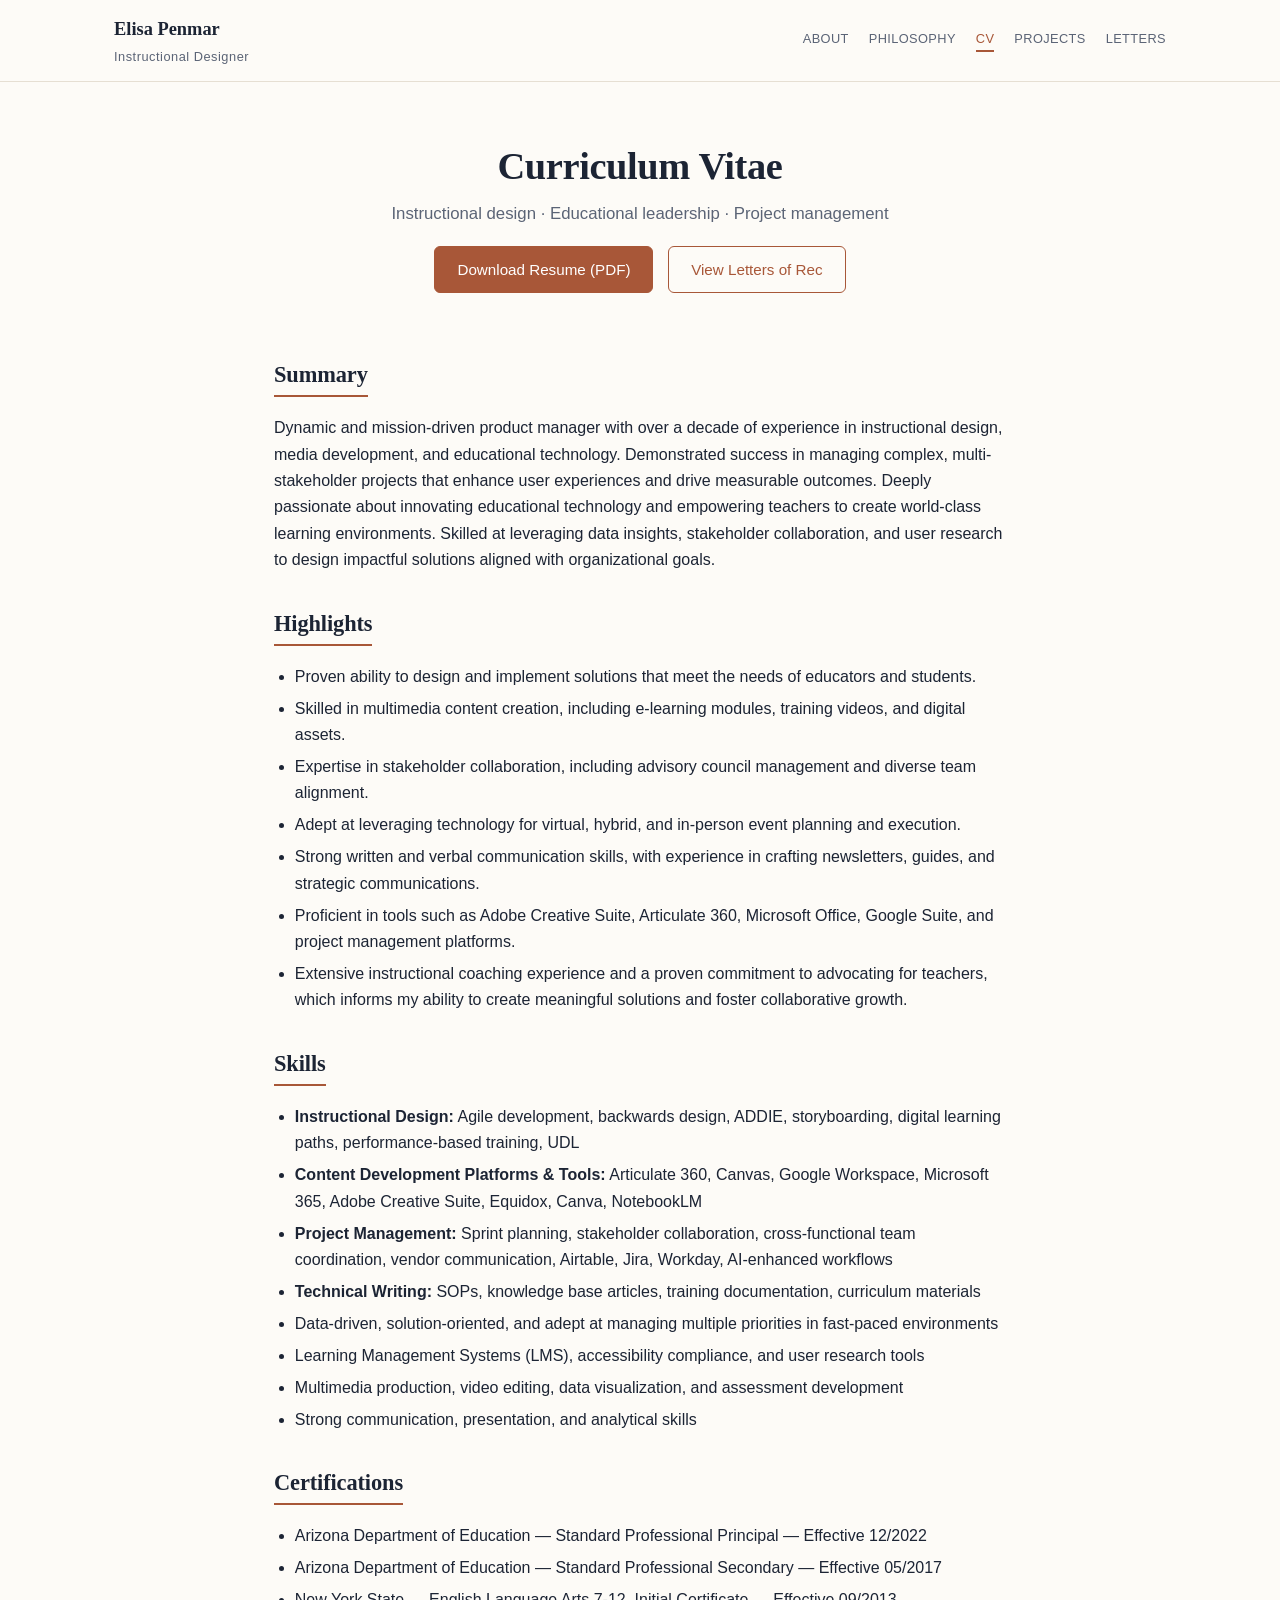
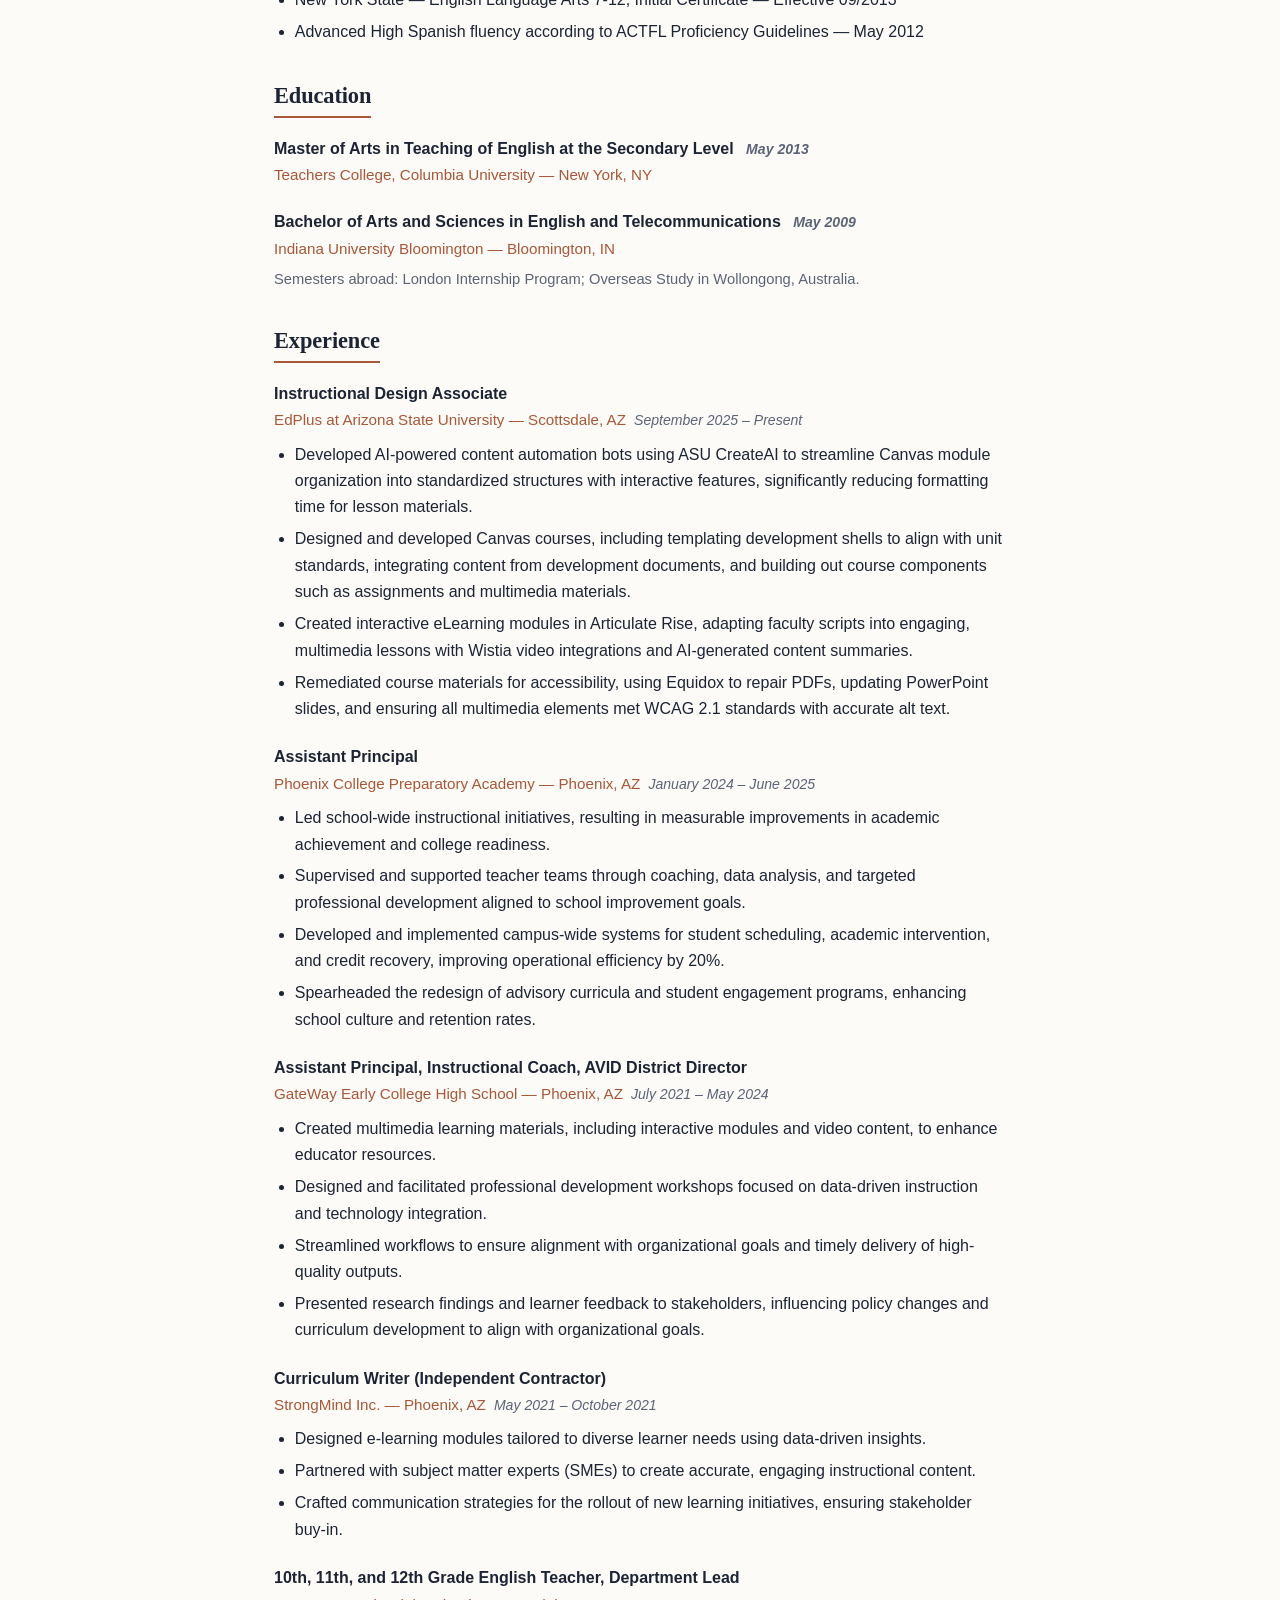
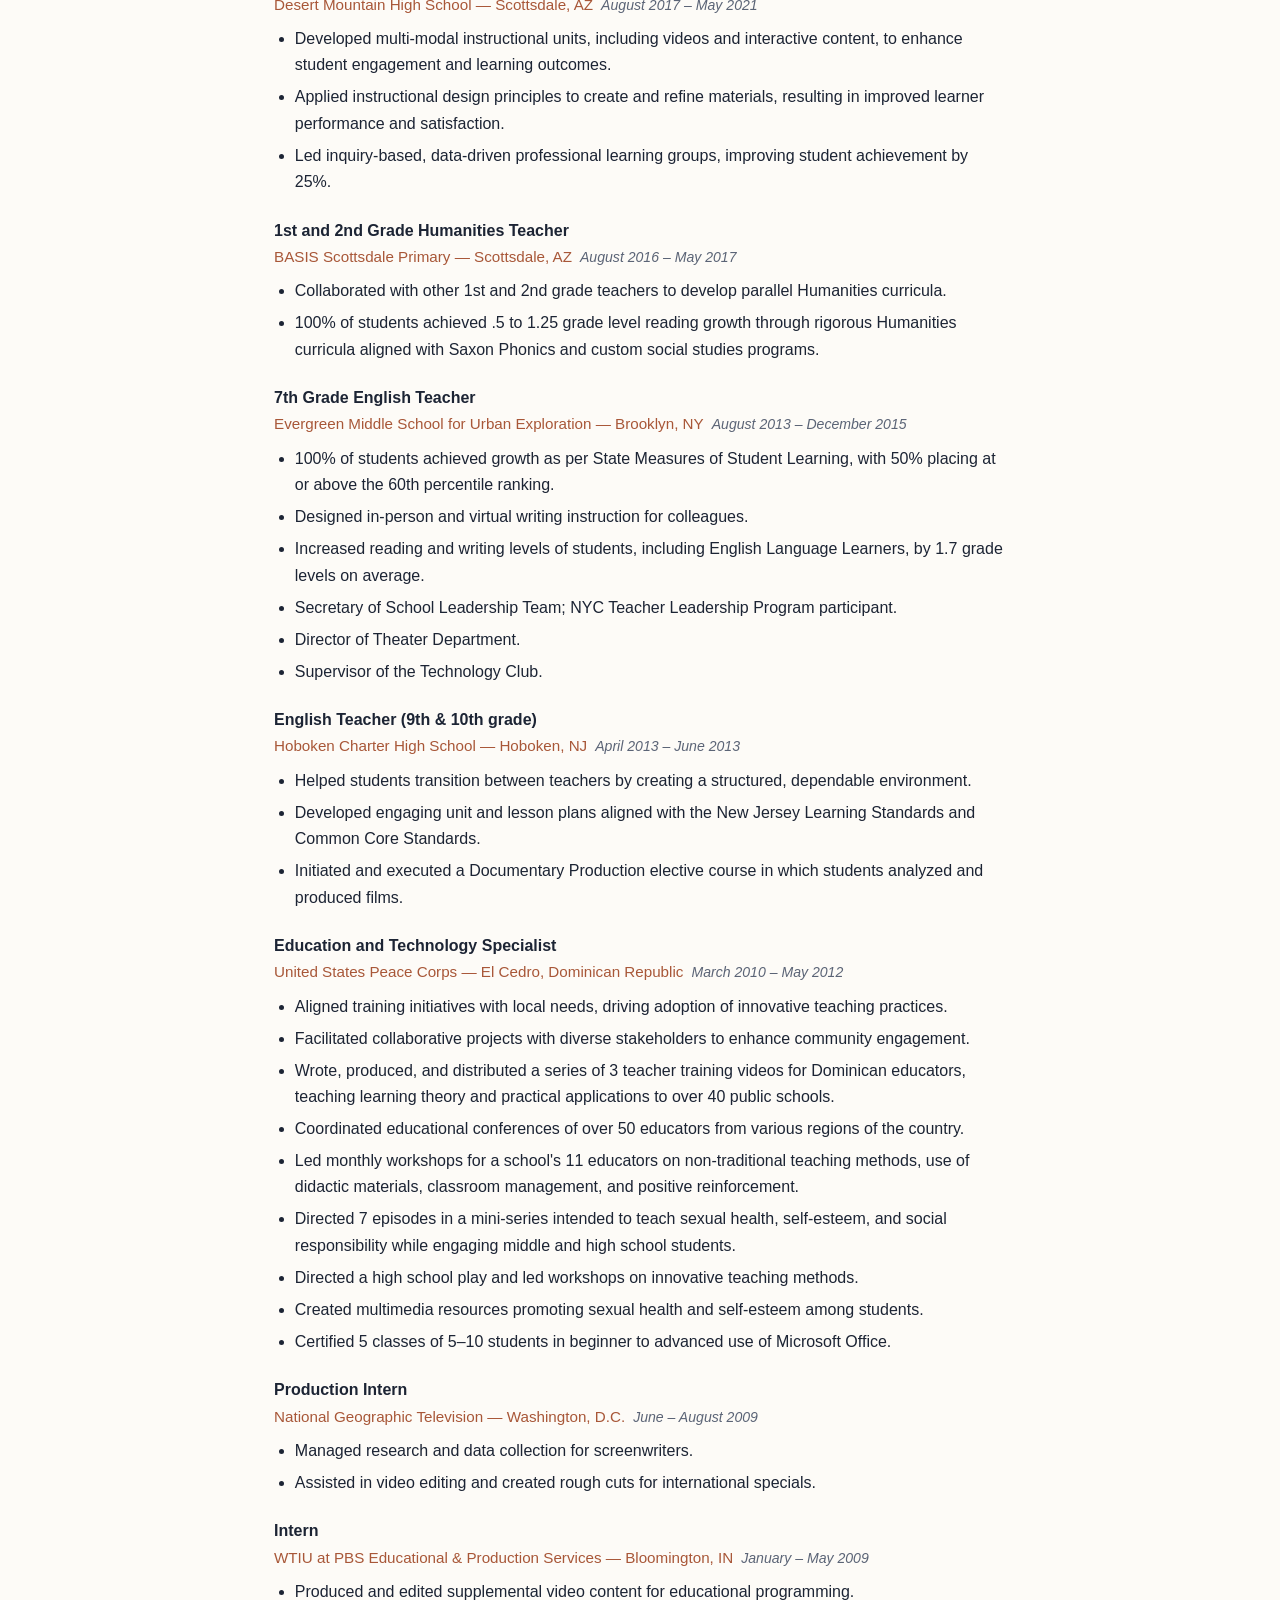
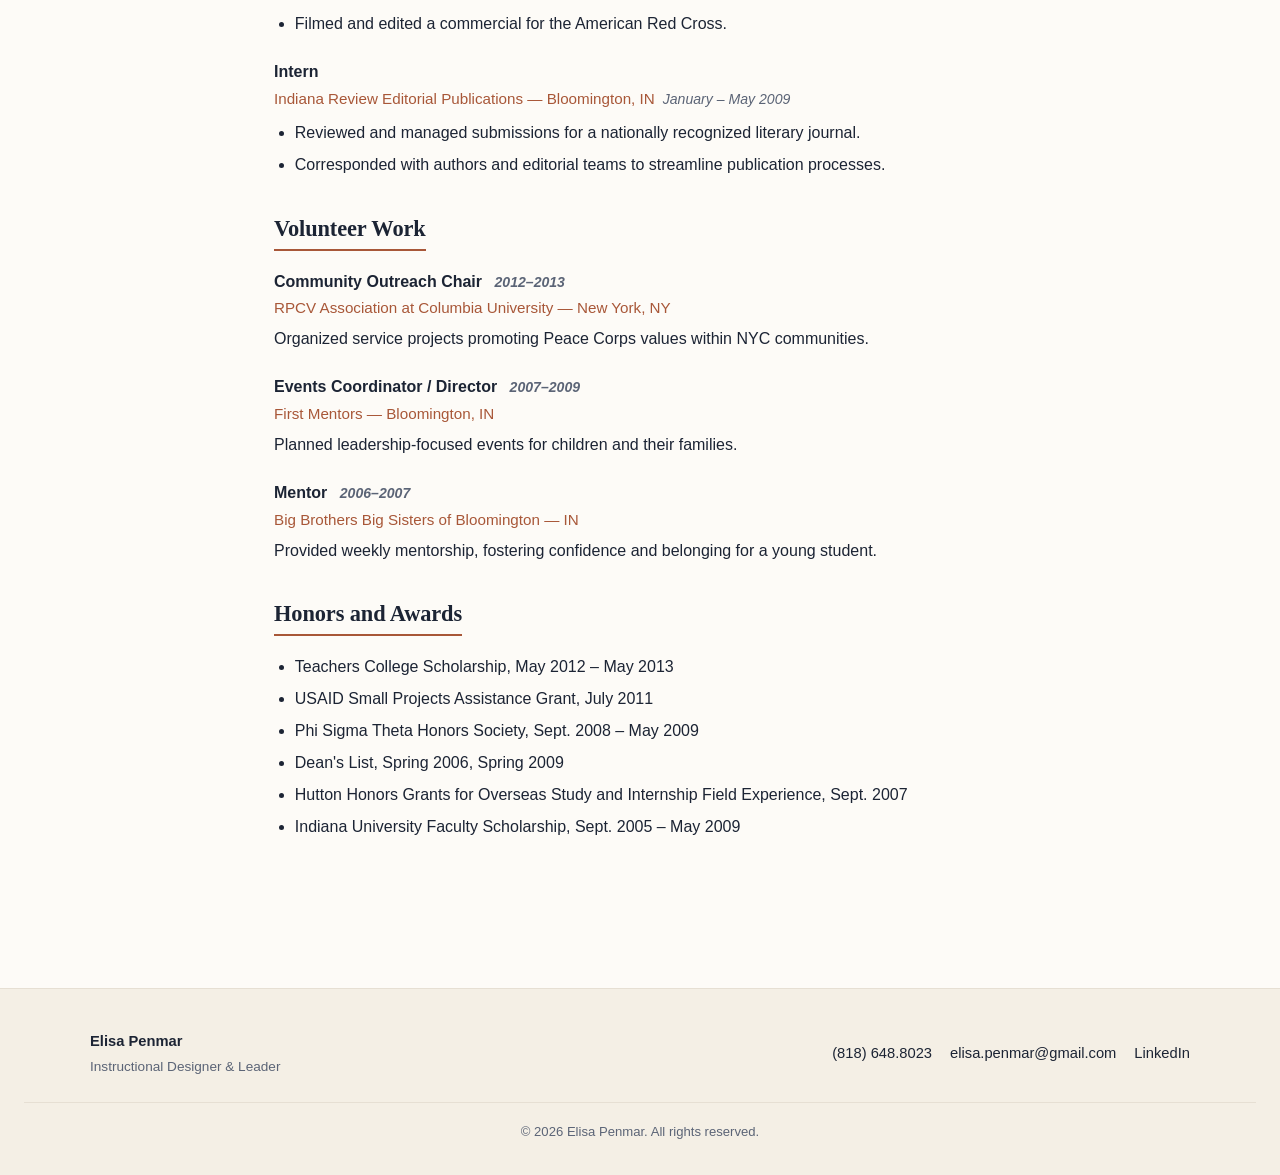
<file: cv.html>
<!DOCTYPE html>
<html lang="en">
<head>
  <meta charset="UTF-8" />
  <meta name="viewport" content="width=device-width, initial-scale=1.0" />
  <title>CV | Elisa Penmar</title>
  <meta name="description" content="Curriculum vitae of Elisa Penmar — instructional designer and educational leader." />
  <link rel="stylesheet" href="css/style.css" />
</head>
<body>
  <header class="site-header">
    <div class="nav-inner">
      <a href="index.html" class="brand">Elisa Penmar<small>Instructional Designer</small></a>
      <button class="nav-toggle" aria-label="Toggle menu" onclick="document.getElementById('nav-links').classList.toggle('open')">☰</button>
      <ul id="nav-links" class="nav-links">
        <li><a href="index.html">About</a></li>
        <li><a href="philosophy.html">Philosophy</a></li>
        <li><a href="cv.html" class="active">CV</a></li>
        <li><a href="projects.html">Projects</a></li>
        <li><a href="letters-of-rec.html">Letters</a></li>
      </ul>
    </div>
  </header>

  <main>
    <div class="page-header">
      <h1>Curriculum Vitae</h1>
      <p>Instructional design · Educational leadership · Project management</p>
      <p style="margin-top:18px;">
        <a href="Elisa-Penmar-Resume.pdf" class="btn btn-primary" download>Download Resume (PDF)</a>
        <a href="letters-of-rec.html" class="btn" style="margin-left:10px;">View Letters of Rec</a>
      </p>
    </div>

    <div class="container-narrow">

      <section class="cv-section">
        <h2>Summary</h2>
        <p>Dynamic and mission-driven product manager with over a decade of experience in instructional design, media development, and educational technology. Demonstrated success in managing complex, multi-stakeholder projects that enhance user experiences and drive measurable outcomes. Deeply passionate about innovating educational technology and empowering teachers to create world-class learning environments. Skilled at leveraging data insights, stakeholder collaboration, and user research to design impactful solutions aligned with organizational goals.</p>
      </section>

      <section class="cv-section">
        <h2>Highlights</h2>
        <ul>
          <li>Proven ability to design and implement solutions that meet the needs of educators and students.</li>
          <li>Skilled in multimedia content creation, including e-learning modules, training videos, and digital assets.</li>
          <li>Expertise in stakeholder collaboration, including advisory council management and diverse team alignment.</li>
          <li>Adept at leveraging technology for virtual, hybrid, and in-person event planning and execution.</li>
          <li>Strong written and verbal communication skills, with experience in crafting newsletters, guides, and strategic communications.</li>
          <li>Proficient in tools such as Adobe Creative Suite, Articulate 360, Microsoft Office, Google Suite, and project management platforms.</li>
          <li>Extensive instructional coaching experience and a proven commitment to advocating for teachers, which informs my ability to create meaningful solutions and foster collaborative growth.</li>
        </ul>
      </section>

      <section class="cv-section">
        <h2>Skills</h2>
        <ul>
          <li><strong>Instructional Design:</strong> Agile development, backwards design, ADDIE, storyboarding, digital learning paths, performance-based training, UDL</li>
          <li><strong>Content Development Platforms &amp; Tools:</strong> Articulate 360, Canvas, Google Workspace, Microsoft 365, Adobe Creative Suite, Equidox, Canva, NotebookLM</li>
          <li><strong>Project Management:</strong> Sprint planning, stakeholder collaboration, cross-functional team coordination, vendor communication, Airtable, Jira, Workday, AI-enhanced workflows</li>
          <li><strong>Technical Writing:</strong> SOPs, knowledge base articles, training documentation, curriculum materials</li>
          <li>Data-driven, solution-oriented, and adept at managing multiple priorities in fast-paced environments</li>
          <li>Learning Management Systems (LMS), accessibility compliance, and user research tools</li>
          <li>Multimedia production, video editing, data visualization, and assessment development</li>
          <li>Strong communication, presentation, and analytical skills</li>
        </ul>
      </section>

      <section class="cv-section">
        <h2>Certifications</h2>
        <ul>
          <li>Arizona Department of Education — Standard Professional Principal — Effective 12/2022</li>
          <li>Arizona Department of Education — Standard Professional Secondary — Effective 05/2017</li>
          <li>New York State — English Language Arts 7-12, Initial Certificate — Effective 09/2013</li>
          <li>Advanced High Spanish fluency according to ACTFL Proficiency Guidelines — May 2012</li>
        </ul>
      </section>

      <section class="cv-section">
        <h2>Education</h2>

        <div class="cv-entry">
          <div class="role">Master of Arts in Teaching of English at the Secondary Level <span class="dates">May 2013</span></div>
          <div class="employer">Teachers College, Columbia University — New York, NY</div>
        </div>

        <div class="cv-entry">
          <div class="role">Bachelor of Arts and Sciences in English and Telecommunications <span class="dates">May 2009</span></div>
          <div class="employer">Indiana University Bloomington — Bloomington, IN</div>
          <p style="margin-top:6px;font-size:0.92rem;color:var(--muted);">Semesters abroad: London Internship Program; Overseas Study in Wollongong, Australia.</p>
        </div>
      </section>

      <section class="cv-section">
        <h2>Experience</h2>

        <div class="cv-entry">
          <div class="role">Instructional Design Associate</div>
          <div><span class="employer">EdPlus at Arizona State University — Scottsdale, AZ</span><span class="dates">September 2025 – Present</span></div>
          <ul style="margin-top:8px;">
            <li>Developed AI-powered content automation bots using ASU CreateAI to streamline Canvas module organization into standardized structures with interactive features, significantly reducing formatting time for lesson materials.</li>
            <li>Designed and developed Canvas courses, including templating development shells to align with unit standards, integrating content from development documents, and building out course components such as assignments and multimedia materials.</li>
            <li>Created interactive eLearning modules in Articulate Rise, adapting faculty scripts into engaging, multimedia lessons with Wistia video integrations and AI-generated content summaries.</li>
            <li>Remediated course materials for accessibility, using Equidox to repair PDFs, updating PowerPoint slides, and ensuring all multimedia elements met WCAG 2.1 standards with accurate alt text.</li>
          </ul>
        </div>

        <div class="cv-entry">
          <div class="role">Assistant Principal</div>
          <div><span class="employer">Phoenix College Preparatory Academy — Phoenix, AZ</span><span class="dates">January 2024 – June 2025</span></div>
          <ul style="margin-top:8px;">
            <li>Led school-wide instructional initiatives, resulting in measurable improvements in academic achievement and college readiness.</li>
            <li>Supervised and supported teacher teams through coaching, data analysis, and targeted professional development aligned to school improvement goals.</li>
            <li>Developed and implemented campus-wide systems for student scheduling, academic intervention, and credit recovery, improving operational efficiency by 20%.</li>
            <li>Spearheaded the redesign of advisory curricula and student engagement programs, enhancing school culture and retention rates.</li>
          </ul>
        </div>

        <div class="cv-entry">
          <div class="role">Assistant Principal, Instructional Coach, AVID District Director</div>
          <div><span class="employer">GateWay Early College High School — Phoenix, AZ</span><span class="dates">July 2021 – May 2024</span></div>
          <ul style="margin-top:8px;">
            <li>Created multimedia learning materials, including interactive modules and video content, to enhance educator resources.</li>
            <li>Designed and facilitated professional development workshops focused on data-driven instruction and technology integration.</li>
            <li>Streamlined workflows to ensure alignment with organizational goals and timely delivery of high-quality outputs.</li>
            <li>Presented research findings and learner feedback to stakeholders, influencing policy changes and curriculum development to align with organizational goals.</li>
          </ul>
        </div>

        <div class="cv-entry">
          <div class="role">Curriculum Writer (Independent Contractor)</div>
          <div><span class="employer">StrongMind Inc. — Phoenix, AZ</span><span class="dates">May 2021 – October 2021</span></div>
          <ul style="margin-top:8px;">
            <li>Designed e-learning modules tailored to diverse learner needs using data-driven insights.</li>
            <li>Partnered with subject matter experts (SMEs) to create accurate, engaging instructional content.</li>
            <li>Crafted communication strategies for the rollout of new learning initiatives, ensuring stakeholder buy-in.</li>
          </ul>
        </div>

        <div class="cv-entry">
          <div class="role">10th, 11th, and 12th Grade English Teacher, Department Lead</div>
          <div><span class="employer">Desert Mountain High School — Scottsdale, AZ</span><span class="dates">August 2017 – May 2021</span></div>
          <ul style="margin-top:8px;">
            <li>Developed multi-modal instructional units, including videos and interactive content, to enhance student engagement and learning outcomes.</li>
            <li>Applied instructional design principles to create and refine materials, resulting in improved learner performance and satisfaction.</li>
            <li>Led inquiry-based, data-driven professional learning groups, improving student achievement by 25%.</li>
          </ul>
        </div>

        <div class="cv-entry">
          <div class="role">1st and 2nd Grade Humanities Teacher</div>
          <div><span class="employer">BASIS Scottsdale Primary — Scottsdale, AZ</span><span class="dates">August 2016 – May 2017</span></div>
          <ul style="margin-top:8px;">
            <li>Collaborated with other 1st and 2nd grade teachers to develop parallel Humanities curricula.</li>
            <li>100% of students achieved .5 to 1.25 grade level reading growth through rigorous Humanities curricula aligned with Saxon Phonics and custom social studies programs.</li>
          </ul>
        </div>

        <div class="cv-entry">
          <div class="role">7th Grade English Teacher</div>
          <div><span class="employer">Evergreen Middle School for Urban Exploration — Brooklyn, NY</span><span class="dates">August 2013 – December 2015</span></div>
          <ul style="margin-top:8px;">
            <li>100% of students achieved growth as per State Measures of Student Learning, with 50% placing at or above the 60th percentile ranking.</li>
            <li>Designed in-person and virtual writing instruction for colleagues.</li>
            <li>Increased reading and writing levels of students, including English Language Learners, by 1.7 grade levels on average.</li>
            <li>Secretary of School Leadership Team; NYC Teacher Leadership Program participant.</li>
            <li>Director of Theater Department.</li>
            <li>Supervisor of the Technology Club.</li>
          </ul>
        </div>

        <div class="cv-entry">
          <div class="role">English Teacher (9th &amp; 10th grade)</div>
          <div><span class="employer">Hoboken Charter High School — Hoboken, NJ</span><span class="dates">April 2013 – June 2013</span></div>
          <ul style="margin-top:8px;">
            <li>Helped students transition between teachers by creating a structured, dependable environment.</li>
            <li>Developed engaging unit and lesson plans aligned with the New Jersey Learning Standards and Common Core Standards.</li>
            <li>Initiated and executed a Documentary Production elective course in which students analyzed and produced films.</li>
          </ul>
        </div>

        <div class="cv-entry">
          <div class="role">Education and Technology Specialist</div>
          <div><span class="employer">United States Peace Corps — El Cedro, Dominican Republic</span><span class="dates">March 2010 – May 2012</span></div>
          <ul style="margin-top:8px;">
            <li>Aligned training initiatives with local needs, driving adoption of innovative teaching practices.</li>
            <li>Facilitated collaborative projects with diverse stakeholders to enhance community engagement.</li>
            <li>Wrote, produced, and distributed a series of 3 teacher training videos for Dominican educators, teaching learning theory and practical applications to over 40 public schools.</li>
            <li>Coordinated educational conferences of over 50 educators from various regions of the country.</li>
            <li>Led monthly workshops for a school's 11 educators on non-traditional teaching methods, use of didactic materials, classroom management, and positive reinforcement.</li>
            <li>Directed 7 episodes in a mini-series intended to teach sexual health, self-esteem, and social responsibility while engaging middle and high school students.</li>
            <li>Directed a high school play and led workshops on innovative teaching methods.</li>
            <li>Created multimedia resources promoting sexual health and self-esteem among students.</li>
            <li>Certified 5 classes of 5–10 students in beginner to advanced use of Microsoft Office.</li>
          </ul>
        </div>

        <div class="cv-entry">
          <div class="role">Production Intern</div>
          <div><span class="employer">National Geographic Television — Washington, D.C.</span><span class="dates">June – August 2009</span></div>
          <ul style="margin-top:8px;">
            <li>Managed research and data collection for screenwriters.</li>
            <li>Assisted in video editing and created rough cuts for international specials.</li>
          </ul>
        </div>

        <div class="cv-entry">
          <div class="role">Intern</div>
          <div><span class="employer">WTIU at PBS Educational &amp; Production Services — Bloomington, IN</span><span class="dates">January – May 2009</span></div>
          <ul style="margin-top:8px;">
            <li>Produced and edited supplemental video content for educational programming.</li>
            <li>Filmed and edited a commercial for the American Red Cross.</li>
          </ul>
        </div>

        <div class="cv-entry">
          <div class="role">Intern</div>
          <div><span class="employer">Indiana Review Editorial Publications — Bloomington, IN</span><span class="dates">January – May 2009</span></div>
          <ul style="margin-top:8px;">
            <li>Reviewed and managed submissions for a nationally recognized literary journal.</li>
            <li>Corresponded with authors and editorial teams to streamline publication processes.</li>
          </ul>
        </div>
      </section>

      <section class="cv-section">
        <h2>Volunteer Work</h2>

        <div class="cv-entry">
          <div class="role">Community Outreach Chair <span class="dates">2012–2013</span></div>
          <div class="employer">RPCV Association at Columbia University — New York, NY</div>
          <p style="margin-top:6px;">Organized service projects promoting Peace Corps values within NYC communities.</p>
        </div>

        <div class="cv-entry">
          <div class="role">Events Coordinator / Director <span class="dates">2007–2009</span></div>
          <div class="employer">First Mentors — Bloomington, IN</div>
          <p style="margin-top:6px;">Planned leadership-focused events for children and their families.</p>
        </div>

        <div class="cv-entry">
          <div class="role">Mentor <span class="dates">2006–2007</span></div>
          <div class="employer">Big Brothers Big Sisters of Bloomington — IN</div>
          <p style="margin-top:6px;">Provided weekly mentorship, fostering confidence and belonging for a young student.</p>
        </div>
      </section>

      <section class="cv-section">
        <h2>Honors and Awards</h2>
        <ul>
          <li>Teachers College Scholarship, May 2012 – May 2013</li>
          <li>USAID Small Projects Assistance Grant, July 2011</li>
          <li>Phi Sigma Theta Honors Society, Sept. 2008 – May 2009</li>
          <li>Dean's List, Spring 2006, Spring 2009</li>
          <li>Hutton Honors Grants for Overseas Study and Internship Field Experience, Sept. 2007</li>
          <li>Indiana University Faculty Scholarship, Sept. 2005 – May 2009</li>
        </ul>
      </section>
    </div>
  </main>

  <footer class="site-footer">
    <div class="footer-inner">
      <div><strong style="color:var(--text);">Elisa Penmar</strong><br /><span style="font-size:0.85rem;">Instructional Designer &amp; Leader</span></div>
      <div class="footer-contact">
        <a href="tel:+18186488023">(818) 648.8023</a>
        <a href="mailto:elisa.penmar@gmail.com">elisa.penmar@gmail.com</a>
        <a href="http://www.linkedin.com/in/elisa-penmar-88455719" target="_blank" rel="noopener">LinkedIn</a>
      </div>
    </div>
    <div class="copyright">© <span id="year"></span> Elisa Penmar. All rights reserved.</div>
  </footer>
  <script>document.getElementById('year').textContent = new Date().getFullYear();</script>
</body>
</html>
</file>
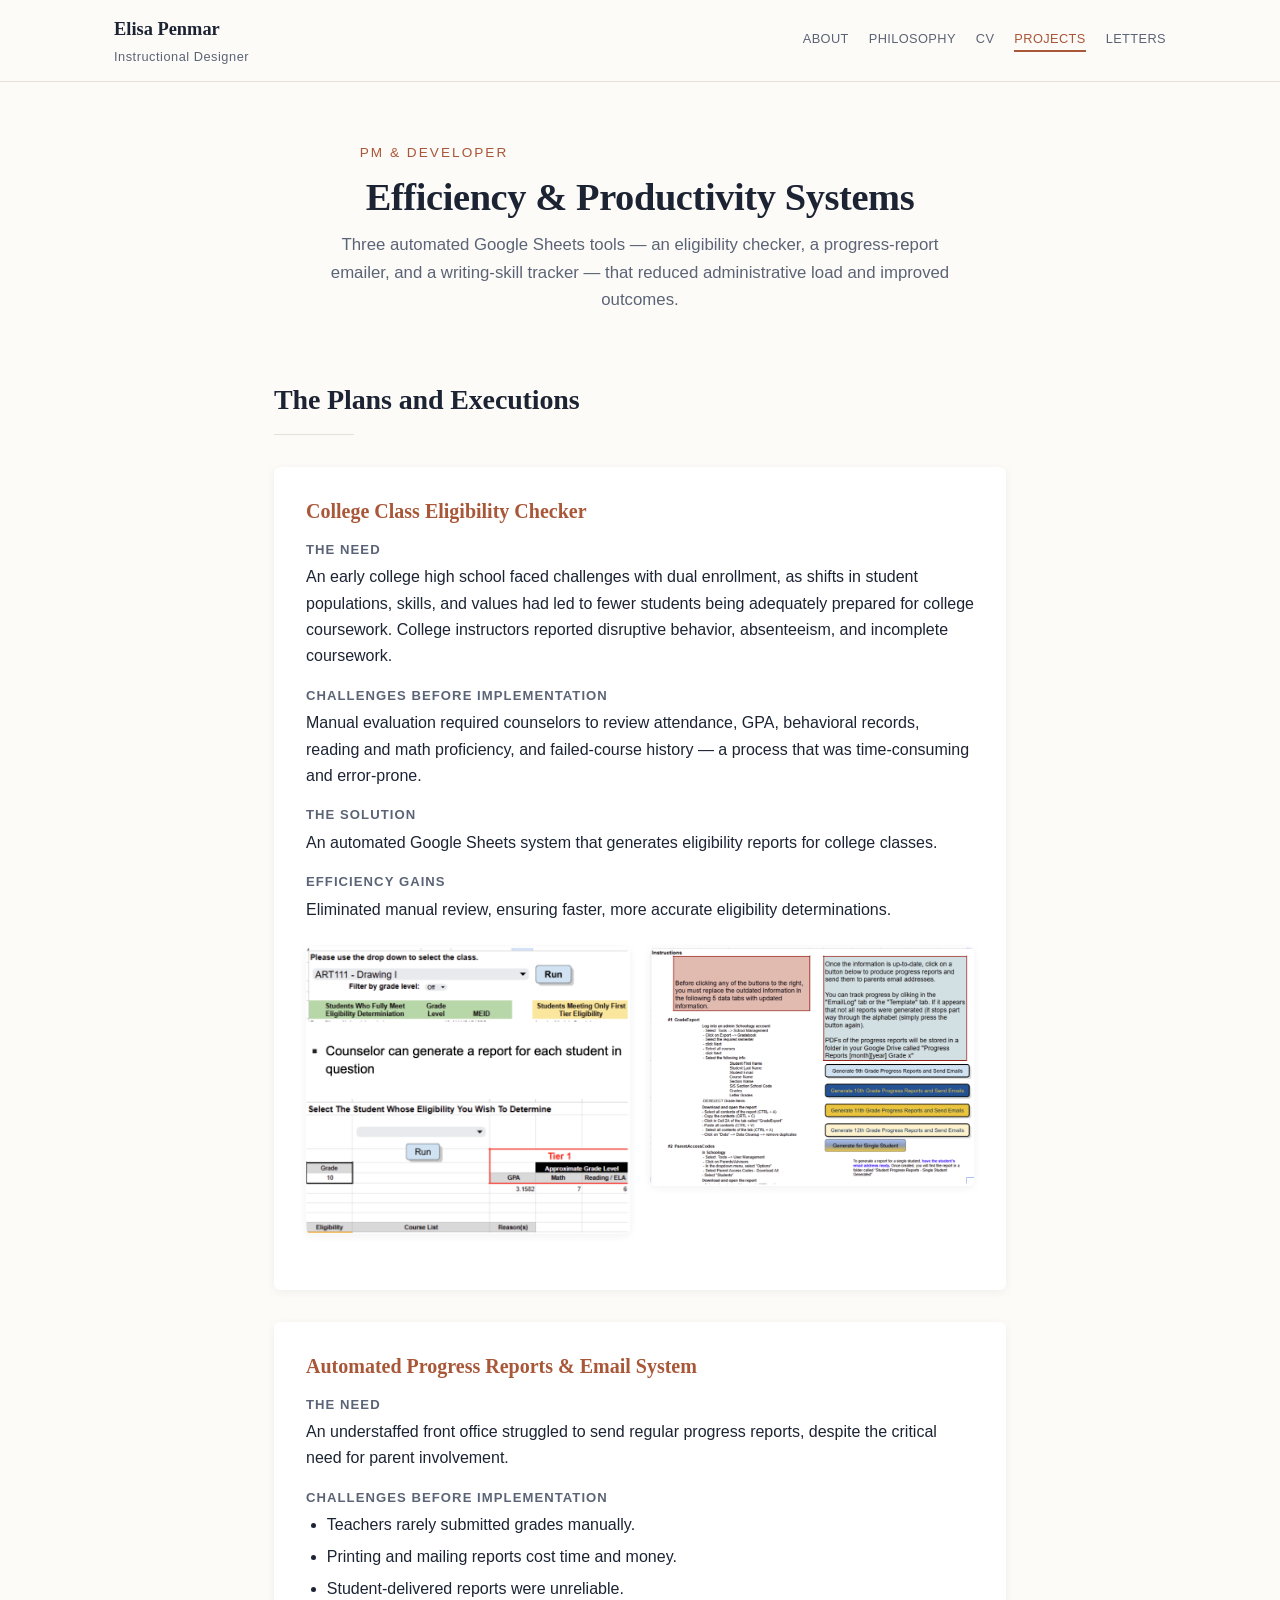
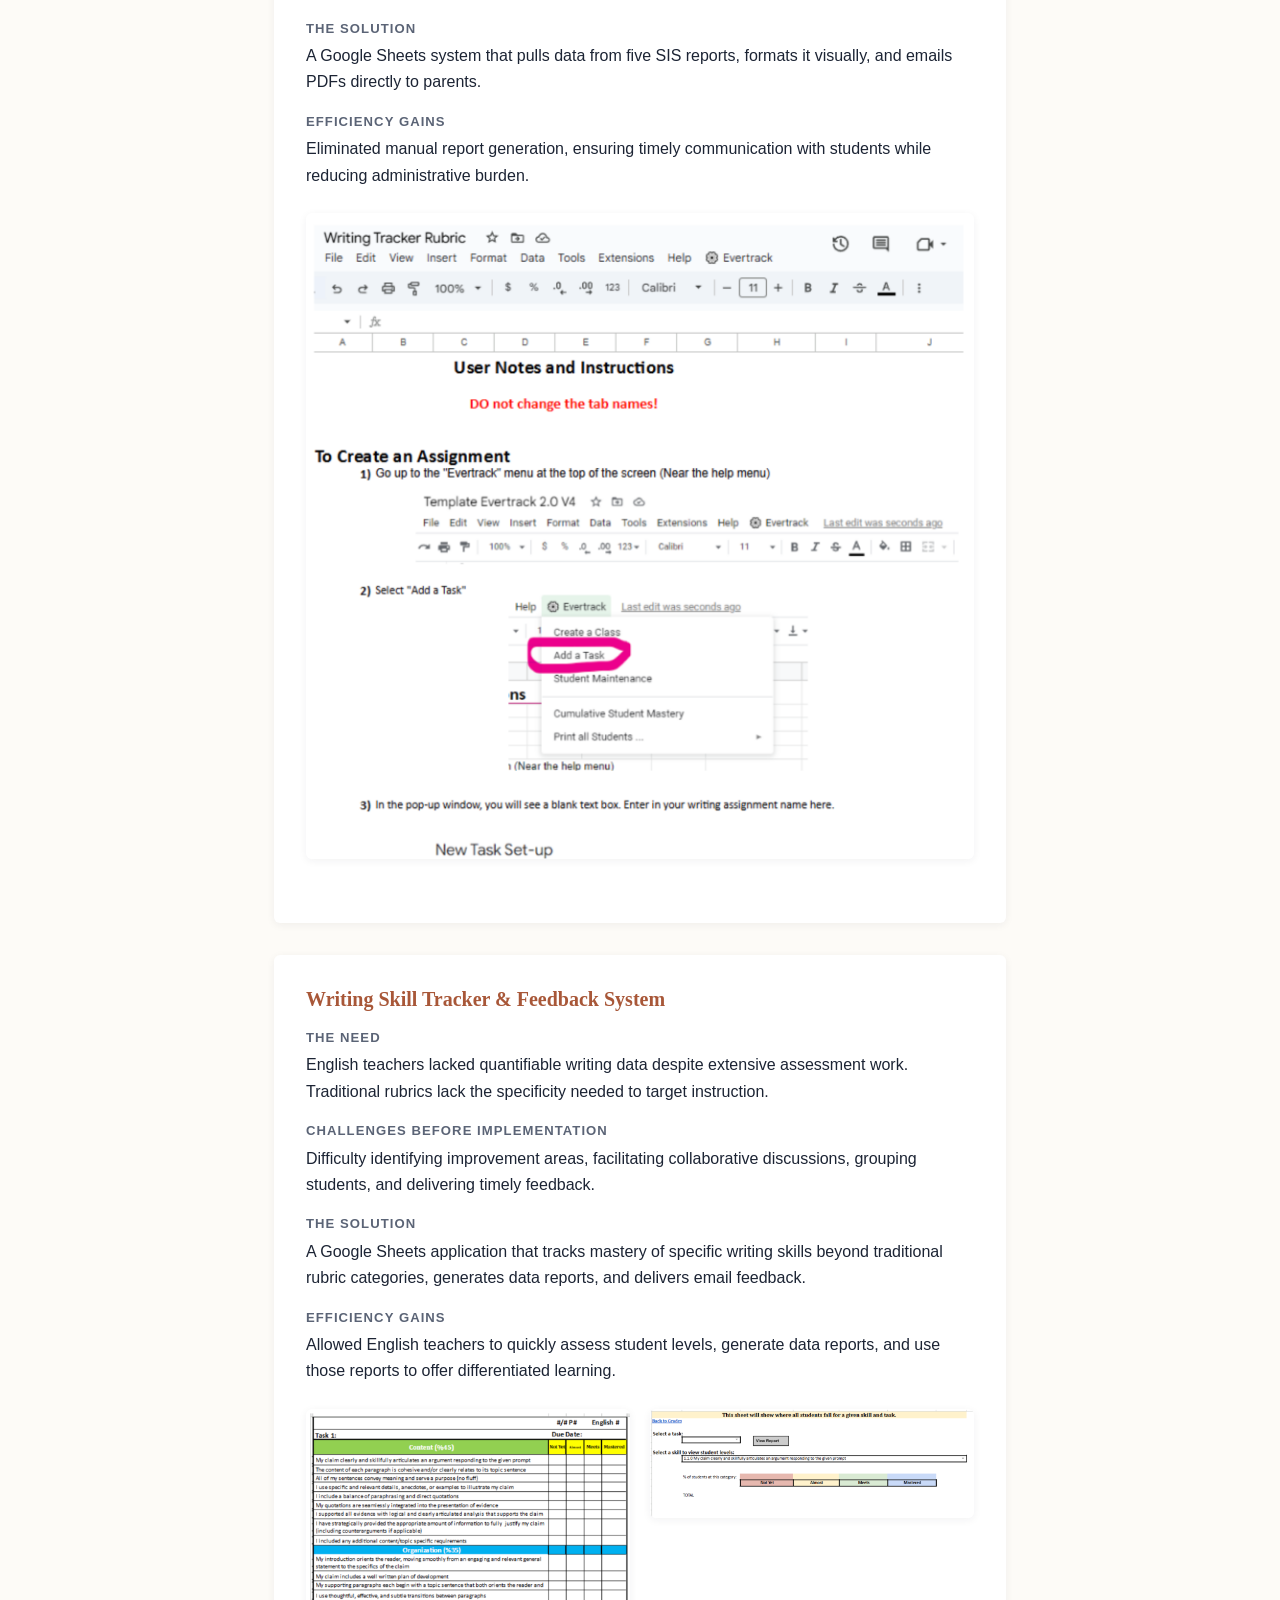
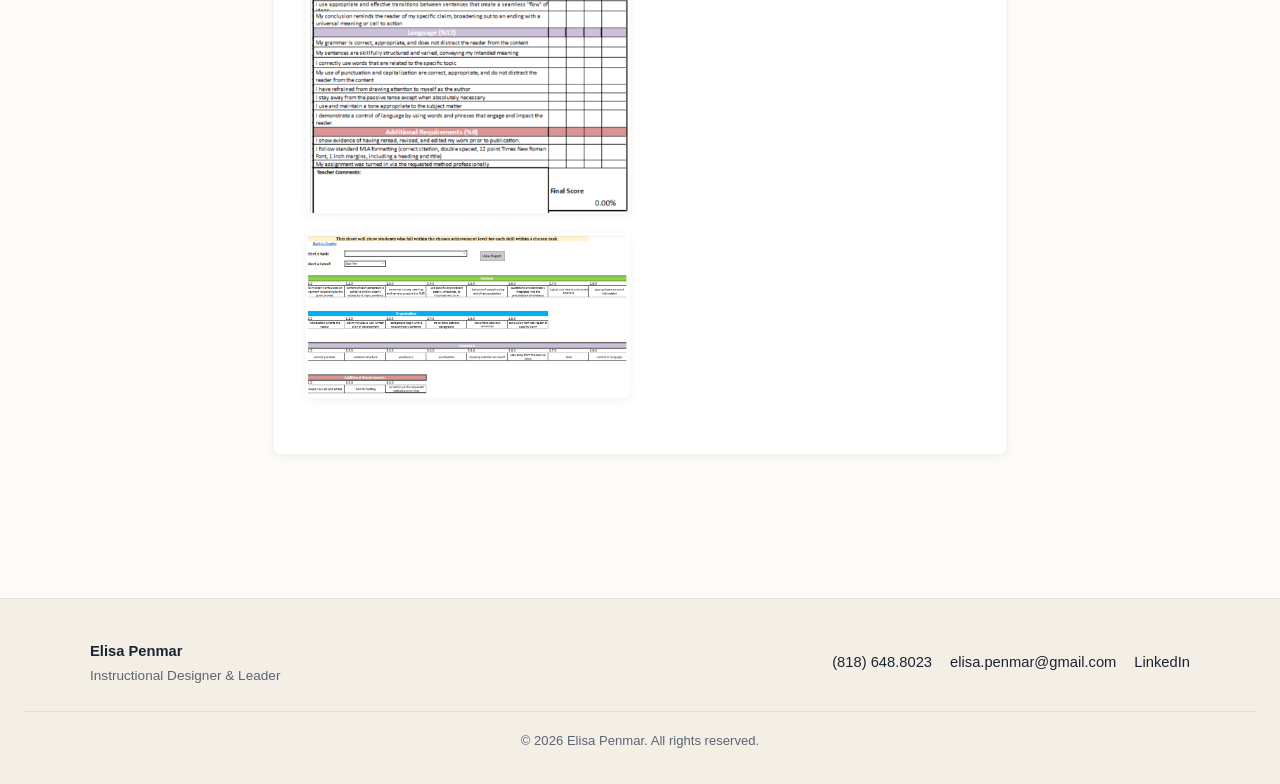
<file: efficiency-and-productivity.html>
<!DOCTYPE html>
<html lang="en">
<head>
  <meta charset="UTF-8" />
  <meta name="viewport" content="width=device-width, initial-scale=1.0" />
  <title>Efficiency and Productivity | Elisa Penmar</title>
  <link rel="stylesheet" href="css/style.css" />
</head>
<body>
  <header class="site-header">
    <div class="nav-inner">
      <a href="index.html" class="brand">Elisa Penmar<small>Instructional Designer</small></a>
      <button class="nav-toggle" aria-label="Toggle menu" onclick="document.getElementById('nav-links').classList.toggle('open')">☰</button>
      <ul id="nav-links" class="nav-links">
        <li><a href="index.html">About</a></li>
        <li><a href="philosophy.html">Philosophy</a></li>
        <li><a href="cv.html">CV</a></li>
        <li><a href="projects.html" class="active">Projects</a></li>
        <li><a href="letters-of-rec.html">Letters</a></li>
      </ul>
    </div>
  </header>

  <main>
    <div class="page-header">
      <p style="color:var(--accent);font-size:0.85rem;text-transform:uppercase;letter-spacing:0.15em;margin:0 0 8px;">PM &amp; Developer</p>
      <h1>Efficiency &amp; Productivity Systems</h1>
      <p>Three automated Google Sheets tools — an eligibility checker, a progress-report emailer, and a writing-skill tracker — that reduced administrative load and improved outcomes.</p>
    </div>

    <div class="container-narrow">
      <h2>The Plans and Executions</h2>
      <div class="divider"></div>

      <div class="subsection">
        <h3>College Class Eligibility Checker</h3>

        <h4>The Need</h4>
        <p>An early college high school faced challenges with dual enrollment, as shifts in student populations, skills, and values had led to fewer students being adequately prepared for college coursework. College instructors reported disruptive behavior, absenteeism, and incomplete coursework.</p>

        <h4>Challenges Before Implementation</h4>
        <p>Manual evaluation required counselors to review attendance, GPA, behavioral records, reading and math proficiency, and failed-course history — a process that was time-consuming and error-prone.</p>

        <h4>The Solution</h4>
        <p>An automated Google Sheets system that generates eligibility reports for college classes.</p>

        <h4>Efficiency Gains</h4>
        <p>Eliminated manual review, ensuring faster, more accurate eligibility determinations.</p>

        <div class="image-row" style="margin-top:24px;">
          <img src="images/eff-eligibility-screen.png" alt="Eligibility checker interface" />
          <img src="images/eff-eligibility-chart.png" alt="Eligibility checker report" />
        </div>
      </div>

      <div class="subsection">
        <h3>Automated Progress Reports &amp; Email System</h3>

        <h4>The Need</h4>
        <p>An understaffed front office struggled to send regular progress reports, despite the critical need for parent involvement.</p>

        <h4>Challenges Before Implementation</h4>
        <ul>
          <li>Teachers rarely submitted grades manually.</li>
          <li>Printing and mailing reports cost time and money.</li>
          <li>Student-delivered reports were unreliable.</li>
        </ul>

        <h4>The Solution</h4>
        <p>A Google Sheets system that pulls data from five SIS reports, formats it visually, and emails PDFs directly to parents.</p>

        <h4>Efficiency Gains</h4>
        <p>Eliminated manual report generation, ensuring timely communication with students while reducing administrative burden.</p>

        <div class="image-block" style="margin-top:24px;">
          <img src="images/eff-progress-report.png" alt="Automated progress report" />
        </div>
      </div>

      <div class="subsection">
        <h3>Writing Skill Tracker &amp; Feedback System</h3>

        <h4>The Need</h4>
        <p>English teachers lacked quantifiable writing data despite extensive assessment work. Traditional rubrics lack the specificity needed to target instruction.</p>

        <h4>Challenges Before Implementation</h4>
        <p>Difficulty identifying improvement areas, facilitating collaborative discussions, grouping students, and delivering timely feedback.</p>

        <h4>The Solution</h4>
        <p>A Google Sheets application that tracks mastery of specific writing skills beyond traditional rubric categories, generates data reports, and delivers email feedback.</p>

        <h4>Efficiency Gains</h4>
        <p>Allowed English teachers to quickly assess student levels, generate data reports, and use those reports to offer differentiated learning.</p>

        <div class="image-row" style="margin-top:24px;">
          <img src="images/eff-writing-tracker.png" alt="Writing tracker interface" />
          <img src="images/eff-writing-report-1.png" alt="Writing tracker report 1" />
          <img src="images/eff-writing-report-2.png" alt="Writing tracker report 2" />
        </div>
      </div>
    </div>
  </main>

  <footer class="site-footer">
    <div class="footer-inner">
      <div><strong style="color:var(--text);">Elisa Penmar</strong><br /><span style="font-size:0.85rem;">Instructional Designer &amp; Leader</span></div>
      <div class="footer-contact">
        <a href="tel:+18186488023">(818) 648.8023</a>
        <a href="mailto:elisa.penmar@gmail.com">elisa.penmar@gmail.com</a>
        <a href="http://www.linkedin.com/in/elisa-penmar-88455719" target="_blank" rel="noopener">LinkedIn</a>
      </div>
    </div>
    <div class="copyright">© <span id="year"></span> Elisa Penmar. All rights reserved.</div>
  </footer>
  <script>document.getElementById('year').textContent = new Date().getFullYear();</script>
</body>
</html>
</file>
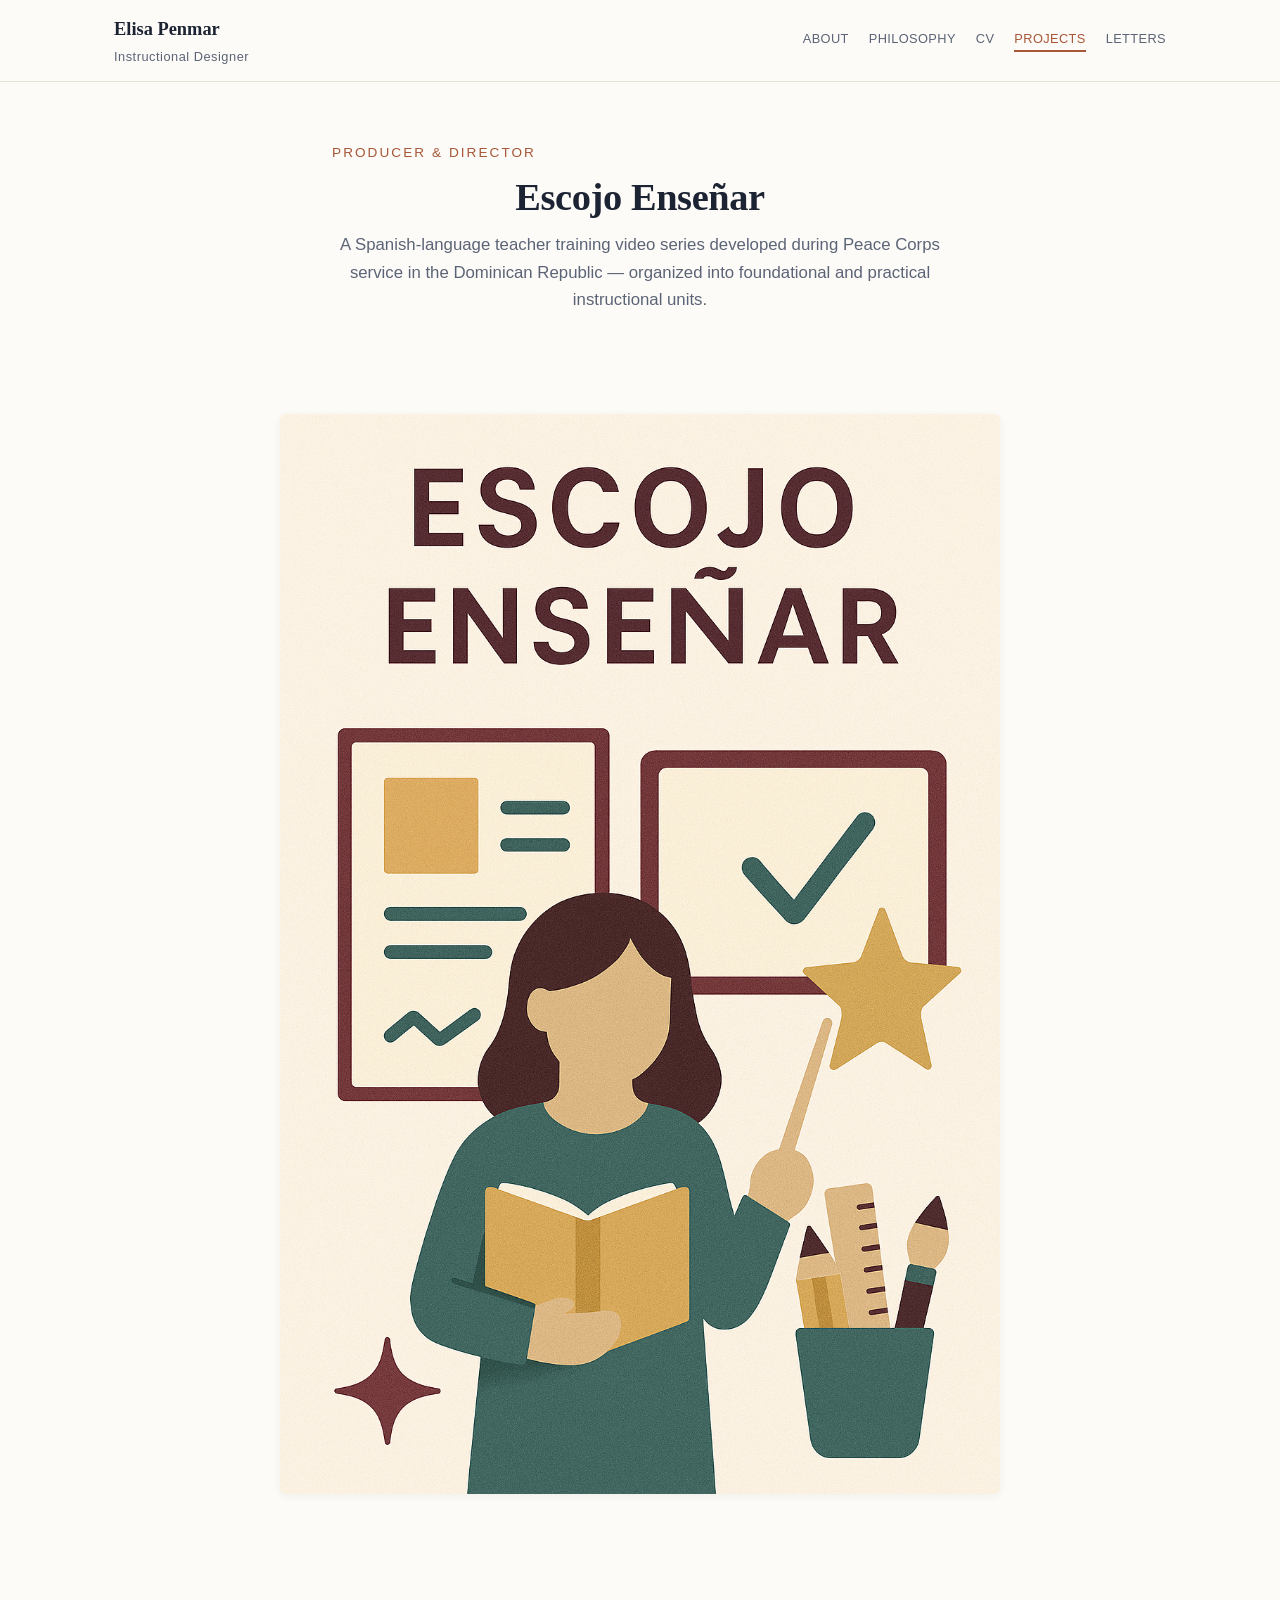
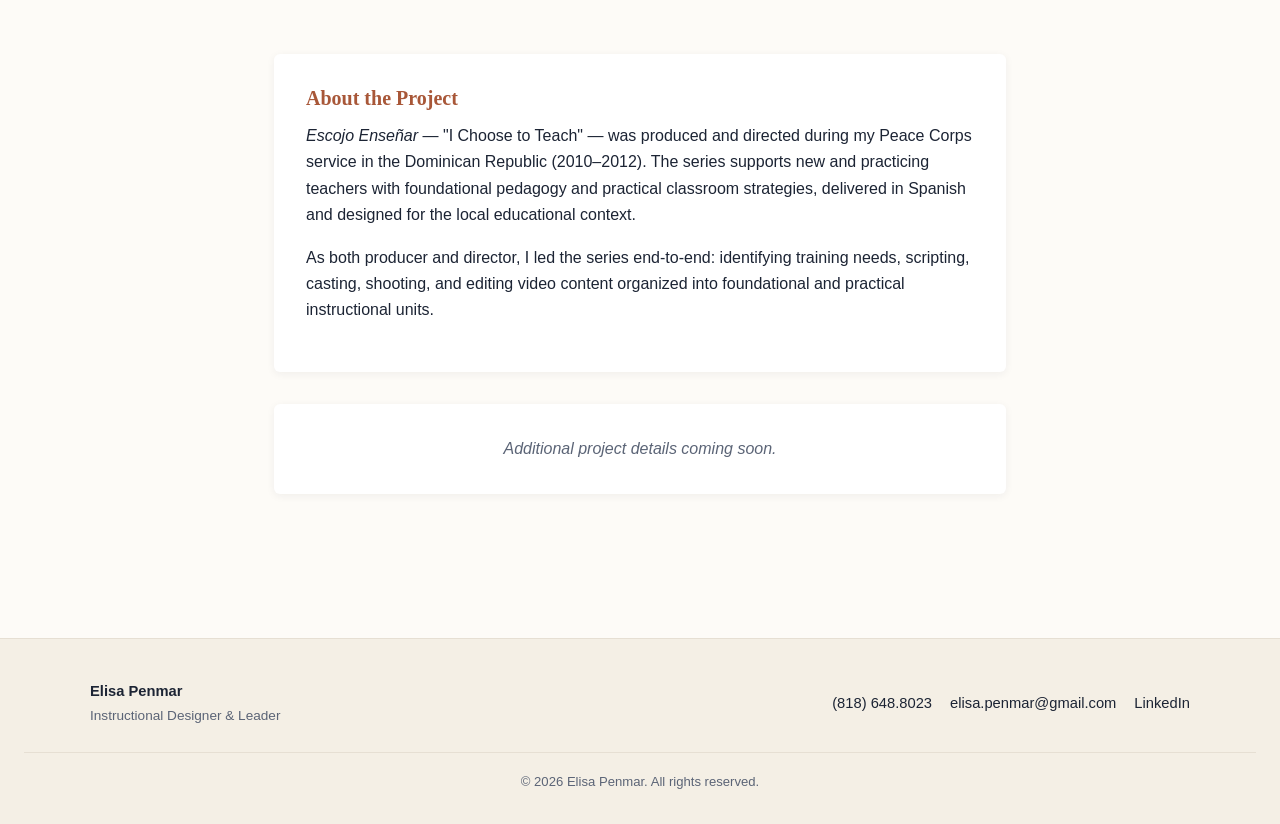
<file: escojo-ensenar.html>
<!DOCTYPE html>
<html lang="en">
<head>
  <meta charset="UTF-8" />
  <meta name="viewport" content="width=device-width, initial-scale=1.0" />
  <title>Escojo Enseñar | Elisa Penmar</title>
  <link rel="stylesheet" href="css/style.css" />
</head>
<body>
  <header class="site-header">
    <div class="nav-inner">
      <a href="index.html" class="brand">Elisa Penmar<small>Instructional Designer</small></a>
      <button class="nav-toggle" aria-label="Toggle menu" onclick="document.getElementById('nav-links').classList.toggle('open')">☰</button>
      <ul id="nav-links" class="nav-links">
        <li><a href="index.html">About</a></li>
        <li><a href="philosophy.html">Philosophy</a></li>
        <li><a href="cv.html">CV</a></li>
        <li><a href="projects.html" class="active">Projects</a></li>
        <li><a href="letters-of-rec.html">Letters</a></li>
      </ul>
    </div>
  </header>

  <main>
    <div class="page-header">
      <p style="color:var(--accent);font-size:0.85rem;text-transform:uppercase;letter-spacing:0.15em;margin:0 0 8px;">Producer &amp; Director</p>
      <h1>Escojo Enseñar</h1>
      <p>A Spanish-language teacher training video series developed during Peace Corps service in the Dominican Republic — organized into foundational and practical instructional units.</p>
    </div>

    <div class="container">
      <div class="image-block">
        <img src="images/tile-escojo-ensenar.png" alt="Escojo Enseñar project" style="max-width:720px; margin:0 auto;" />
      </div>
    </div>

    <div class="container-narrow">
      <div class="subsection">
        <h3>About the Project</h3>
        <p><em>Escojo Enseñar</em> — "I Choose to Teach" — was produced and directed during my Peace Corps service in the Dominican Republic (2010–2012). The series supports new and practicing teachers with foundational pedagogy and practical classroom strategies, delivered in Spanish and designed for the local educational context.</p>
        <p>As both producer and director, I led the series end-to-end: identifying training needs, scripting, casting, shooting, and editing video content organized into foundational and practical instructional units.</p>
      </div>

      <div class="subsection" style="text-align:center;">
        <p style="color:var(--muted);font-style:italic;margin:0;">Additional project details coming soon.</p>
      </div>
    </div>
  </main>

  <footer class="site-footer">
    <div class="footer-inner">
      <div><strong style="color:var(--text);">Elisa Penmar</strong><br /><span style="font-size:0.85rem;">Instructional Designer &amp; Leader</span></div>
      <div class="footer-contact">
        <a href="tel:+18186488023">(818) 648.8023</a>
        <a href="mailto:elisa.penmar@gmail.com">elisa.penmar@gmail.com</a>
        <a href="http://www.linkedin.com/in/elisa-penmar-88455719" target="_blank" rel="noopener">LinkedIn</a>
      </div>
    </div>
    <div class="copyright">© <span id="year"></span> Elisa Penmar. All rights reserved.</div>
  </footer>
  <script>document.getElementById('year').textContent = new Date().getFullYear();</script>
</body>
</html>
</file>
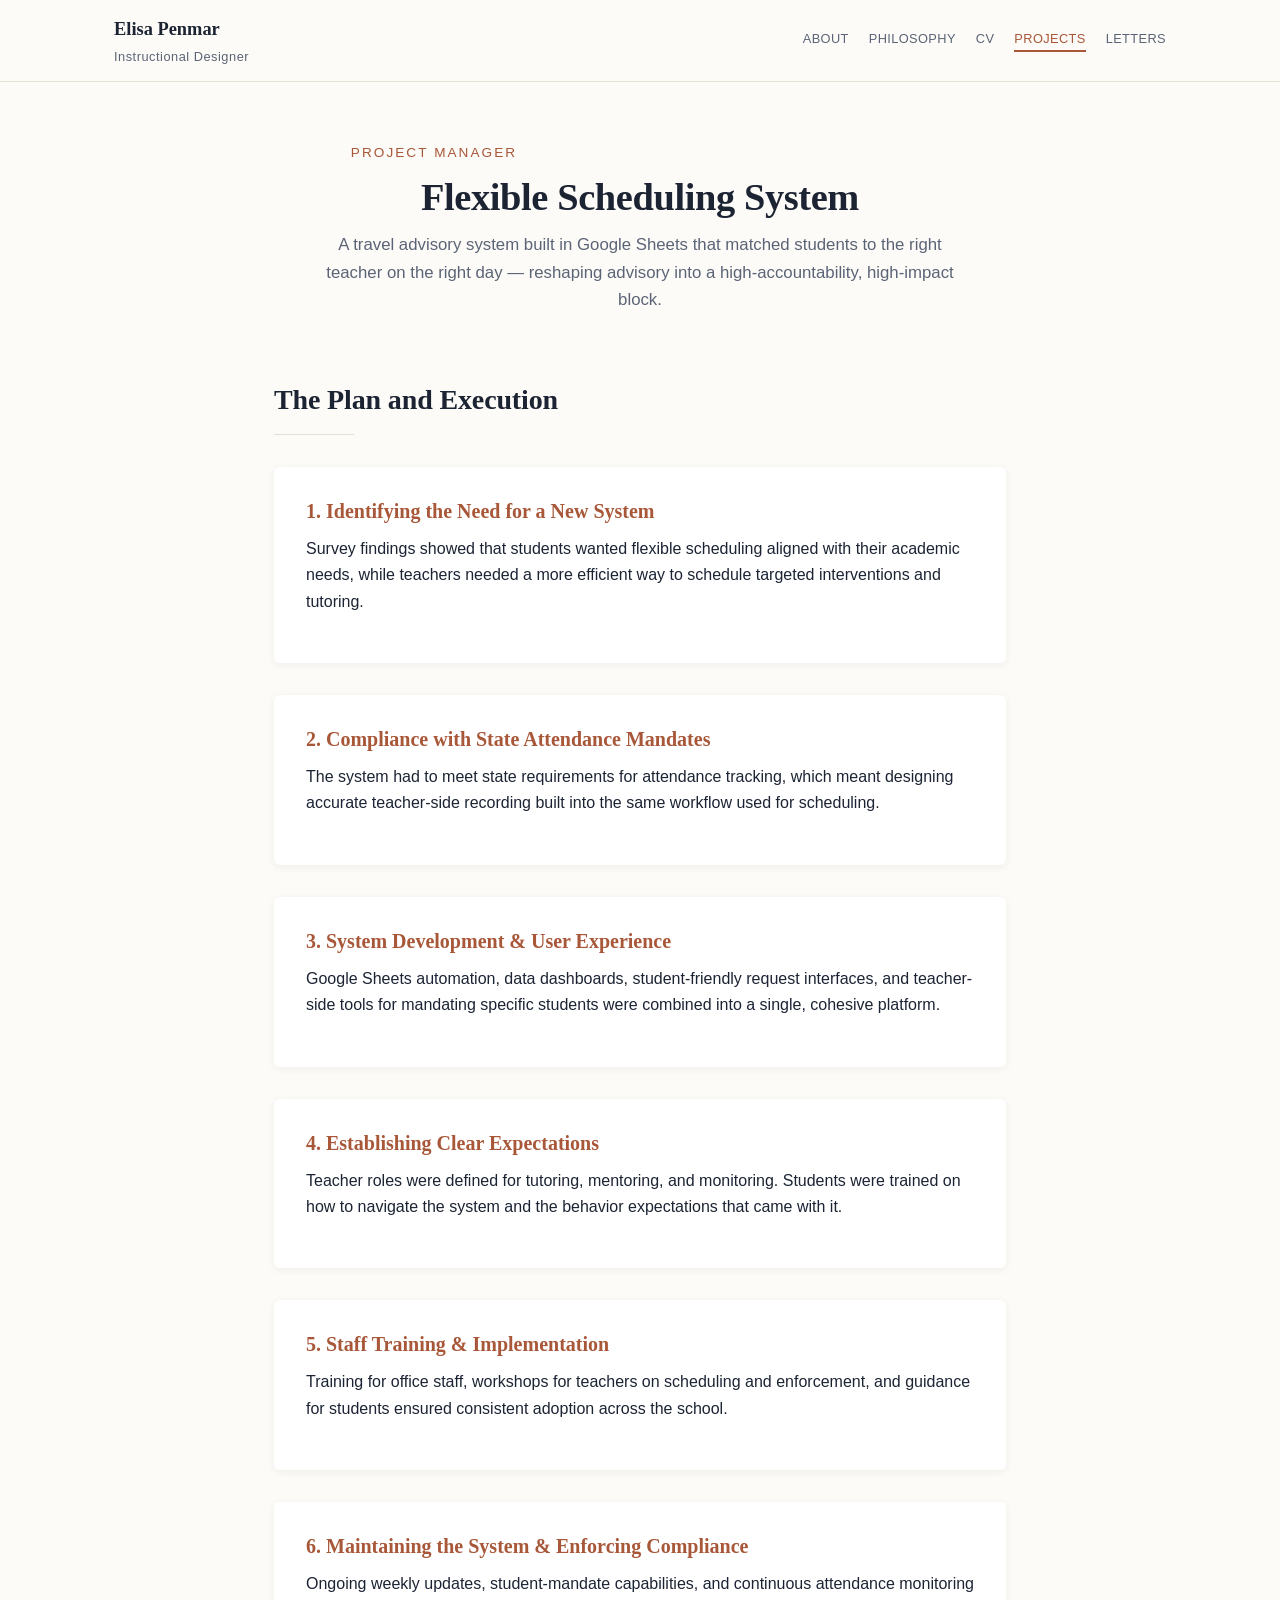
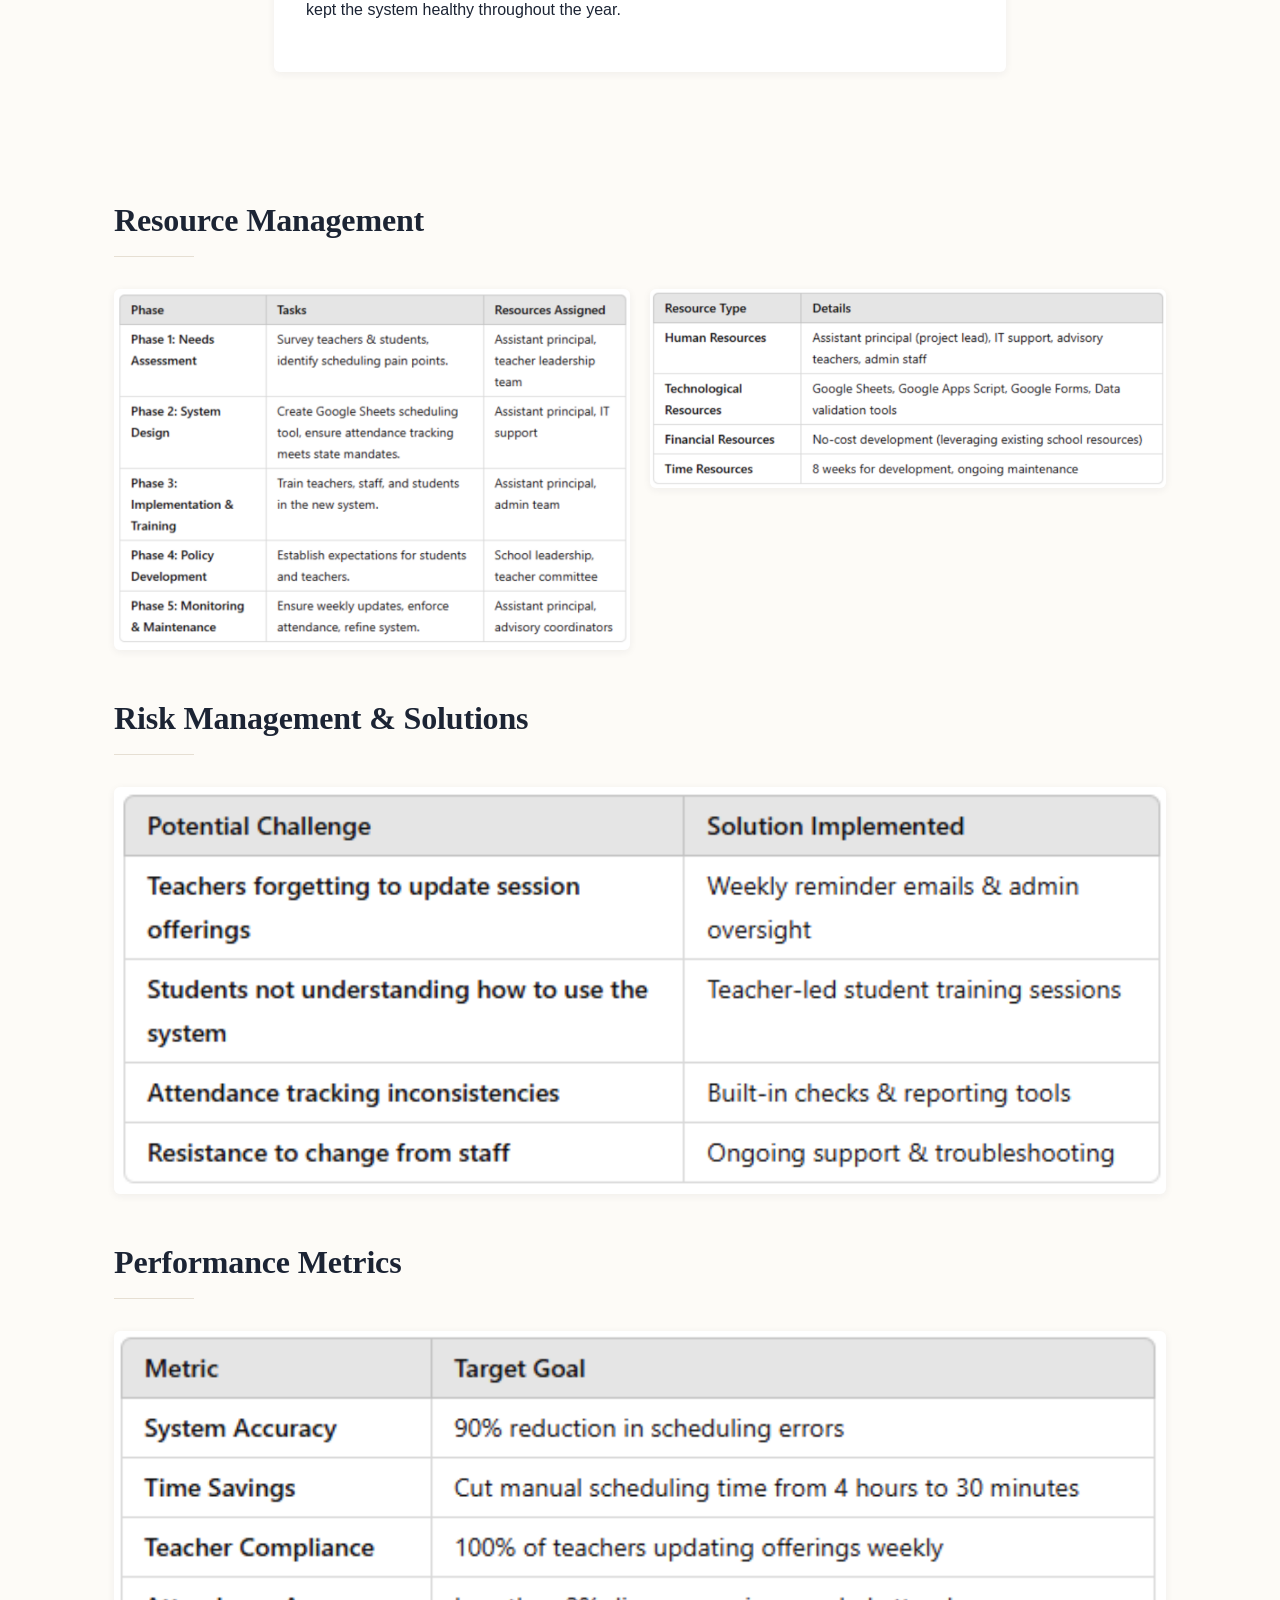
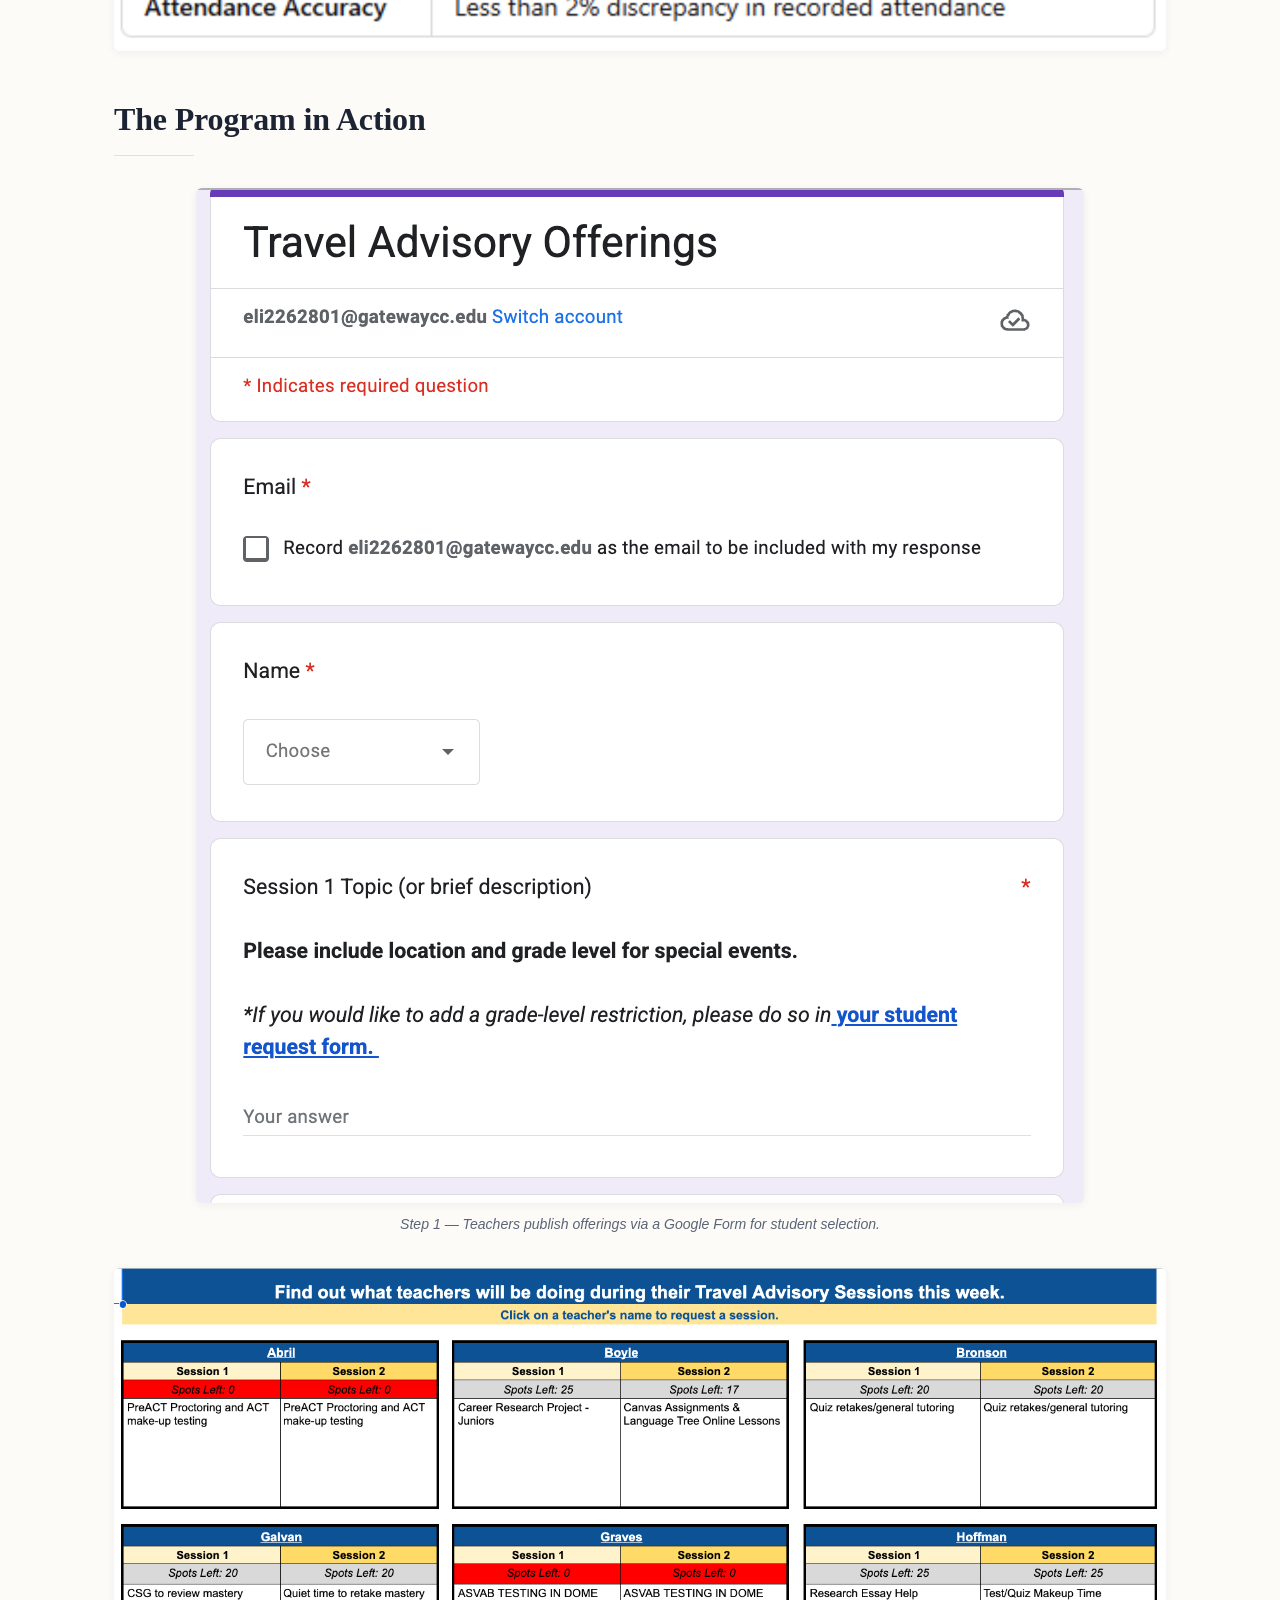
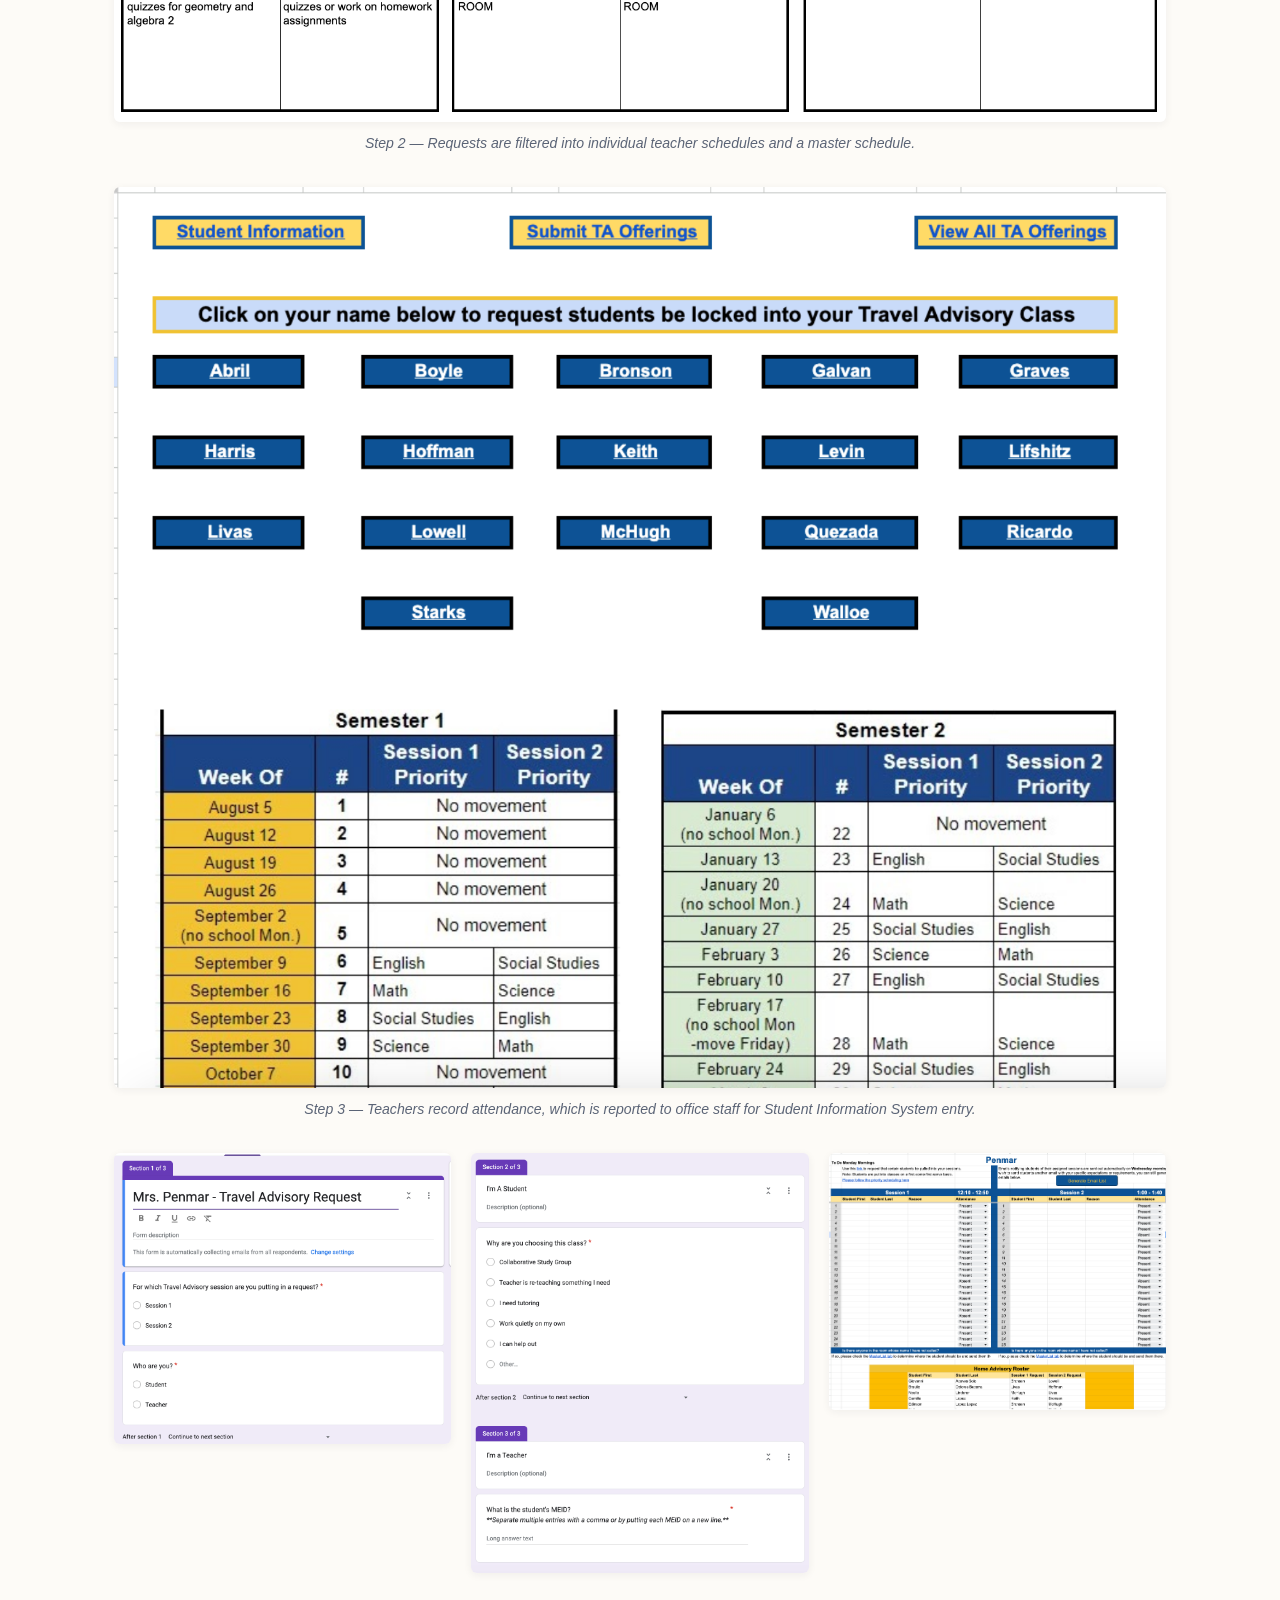
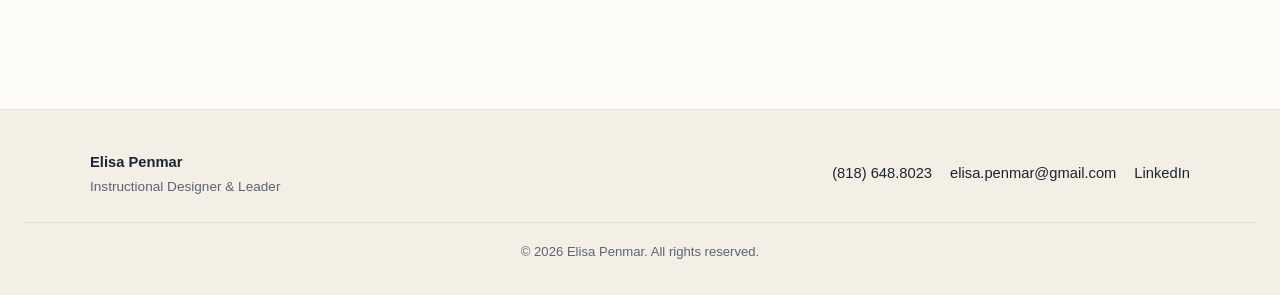
<file: flexible-scheduling-system.html>
<!DOCTYPE html>
<html lang="en">
<head>
  <meta charset="UTF-8" />
  <meta name="viewport" content="width=device-width, initial-scale=1.0" />
  <title>Flexible Scheduling System | Elisa Penmar</title>
  <link rel="stylesheet" href="css/style.css" />
</head>
<body>
  <header class="site-header">
    <div class="nav-inner">
      <a href="index.html" class="brand">Elisa Penmar<small>Instructional Designer</small></a>
      <button class="nav-toggle" aria-label="Toggle menu" onclick="document.getElementById('nav-links').classList.toggle('open')">☰</button>
      <ul id="nav-links" class="nav-links">
        <li><a href="index.html">About</a></li>
        <li><a href="philosophy.html">Philosophy</a></li>
        <li><a href="cv.html">CV</a></li>
        <li><a href="projects.html" class="active">Projects</a></li>
        <li><a href="letters-of-rec.html">Letters</a></li>
      </ul>
    </div>
  </header>

  <main>
    <div class="page-header">
      <p style="color:var(--accent);font-size:0.85rem;text-transform:uppercase;letter-spacing:0.15em;margin:0 0 8px;">Project Manager</p>
      <h1>Flexible Scheduling System</h1>
      <p>A travel advisory system built in Google Sheets that matched students to the right teacher on the right day — reshaping advisory into a high-accountability, high-impact block.</p>
    </div>

    <div class="container-narrow">
      <h2>The Plan and Execution</h2>
      <div class="divider"></div>

      <div class="subsection">
        <h3>1. Identifying the Need for a New System</h3>
        <p>Survey findings showed that students wanted flexible scheduling aligned with their academic needs, while teachers needed a more efficient way to schedule targeted interventions and tutoring.</p>
      </div>

      <div class="subsection">
        <h3>2. Compliance with State Attendance Mandates</h3>
        <p>The system had to meet state requirements for attendance tracking, which meant designing accurate teacher-side recording built into the same workflow used for scheduling.</p>
      </div>

      <div class="subsection">
        <h3>3. System Development &amp; User Experience</h3>
        <p>Google Sheets automation, data dashboards, student-friendly request interfaces, and teacher-side tools for mandating specific students were combined into a single, cohesive platform.</p>
      </div>

      <div class="subsection">
        <h3>4. Establishing Clear Expectations</h3>
        <p>Teacher roles were defined for tutoring, mentoring, and monitoring. Students were trained on how to navigate the system and the behavior expectations that came with it.</p>
      </div>

      <div class="subsection">
        <h3>5. Staff Training &amp; Implementation</h3>
        <p>Training for office staff, workshops for teachers on scheduling and enforcement, and guidance for students ensured consistent adoption across the school.</p>
      </div>

      <div class="subsection">
        <h3>6. Maintaining the System &amp; Enforcing Compliance</h3>
        <p>Ongoing weekly updates, student-mandate capabilities, and continuous attendance monitoring kept the system healthy throughout the year.</p>
      </div>
    </div>

    <div class="container">
      <h2 class="section-title">Resource Management</h2>
      <div class="divider"></div>
      <div class="image-row">
        <img src="images/fss-resource-plan-1.png" alt="Resource management plan 1" />
        <img src="images/fss-resource-plan-2.png" alt="Resource management plan 2" />
      </div>

      <h2 class="section-title" style="margin-top:48px;">Risk Management &amp; Solutions</h2>
      <div class="divider"></div>
      <div class="image-block"><img src="images/fss-risk-mgmt.png" alt="Risk management plan" /></div>

      <h2 class="section-title" style="margin-top:48px;">Performance Metrics</h2>
      <div class="divider"></div>
      <div class="image-block"><img src="images/fss-performance-metrics.png" alt="Performance metrics dashboard" /></div>

      <h2 class="section-title" style="margin-top:48px;">The Program in Action</h2>
      <div class="divider"></div>

      <div class="image-block">
        <img src="images/fss-screenshot-1.jpg" alt="Travel advisory step 1 — teacher offerings" />
        <p class="image-caption">Step 1 — Teachers publish offerings via a Google Form for student selection.</p>
      </div>
      <div class="image-block">
        <img src="images/fss-screenshot-2.png" alt="Travel advisory step 2 — request filtering" />
        <p class="image-caption">Step 2 — Requests are filtered into individual teacher schedules and a master schedule.</p>
      </div>
      <div class="image-block">
        <img src="images/fss-screenshot-3.png" alt="Travel advisory step 3 — attendance recording" />
        <p class="image-caption">Step 3 — Teachers record attendance, which is reported to office staff for Student Information System entry.</p>
      </div>
      <div class="image-row">
        <img src="images/fss-screenshot-4.png" alt="Travel advisory screenshot 4" />
        <img src="images/fss-screenshot-5.png" alt="Travel advisory screenshot 5" />
        <img src="images/fss-screenshot-6.png" alt="Travel advisory screenshot 6" />
      </div>
    </div>
  </main>

  <footer class="site-footer">
    <div class="footer-inner">
      <div><strong style="color:var(--text);">Elisa Penmar</strong><br /><span style="font-size:0.85rem;">Instructional Designer &amp; Leader</span></div>
      <div class="footer-contact">
        <a href="tel:+18186488023">(818) 648.8023</a>
        <a href="mailto:elisa.penmar@gmail.com">elisa.penmar@gmail.com</a>
        <a href="http://www.linkedin.com/in/elisa-penmar-88455719" target="_blank" rel="noopener">LinkedIn</a>
      </div>
    </div>
    <div class="copyright">© <span id="year"></span> Elisa Penmar. All rights reserved.</div>
  </footer>
  <script>document.getElementById('year').textContent = new Date().getFullYear();</script>
</body>
</html>
</file>
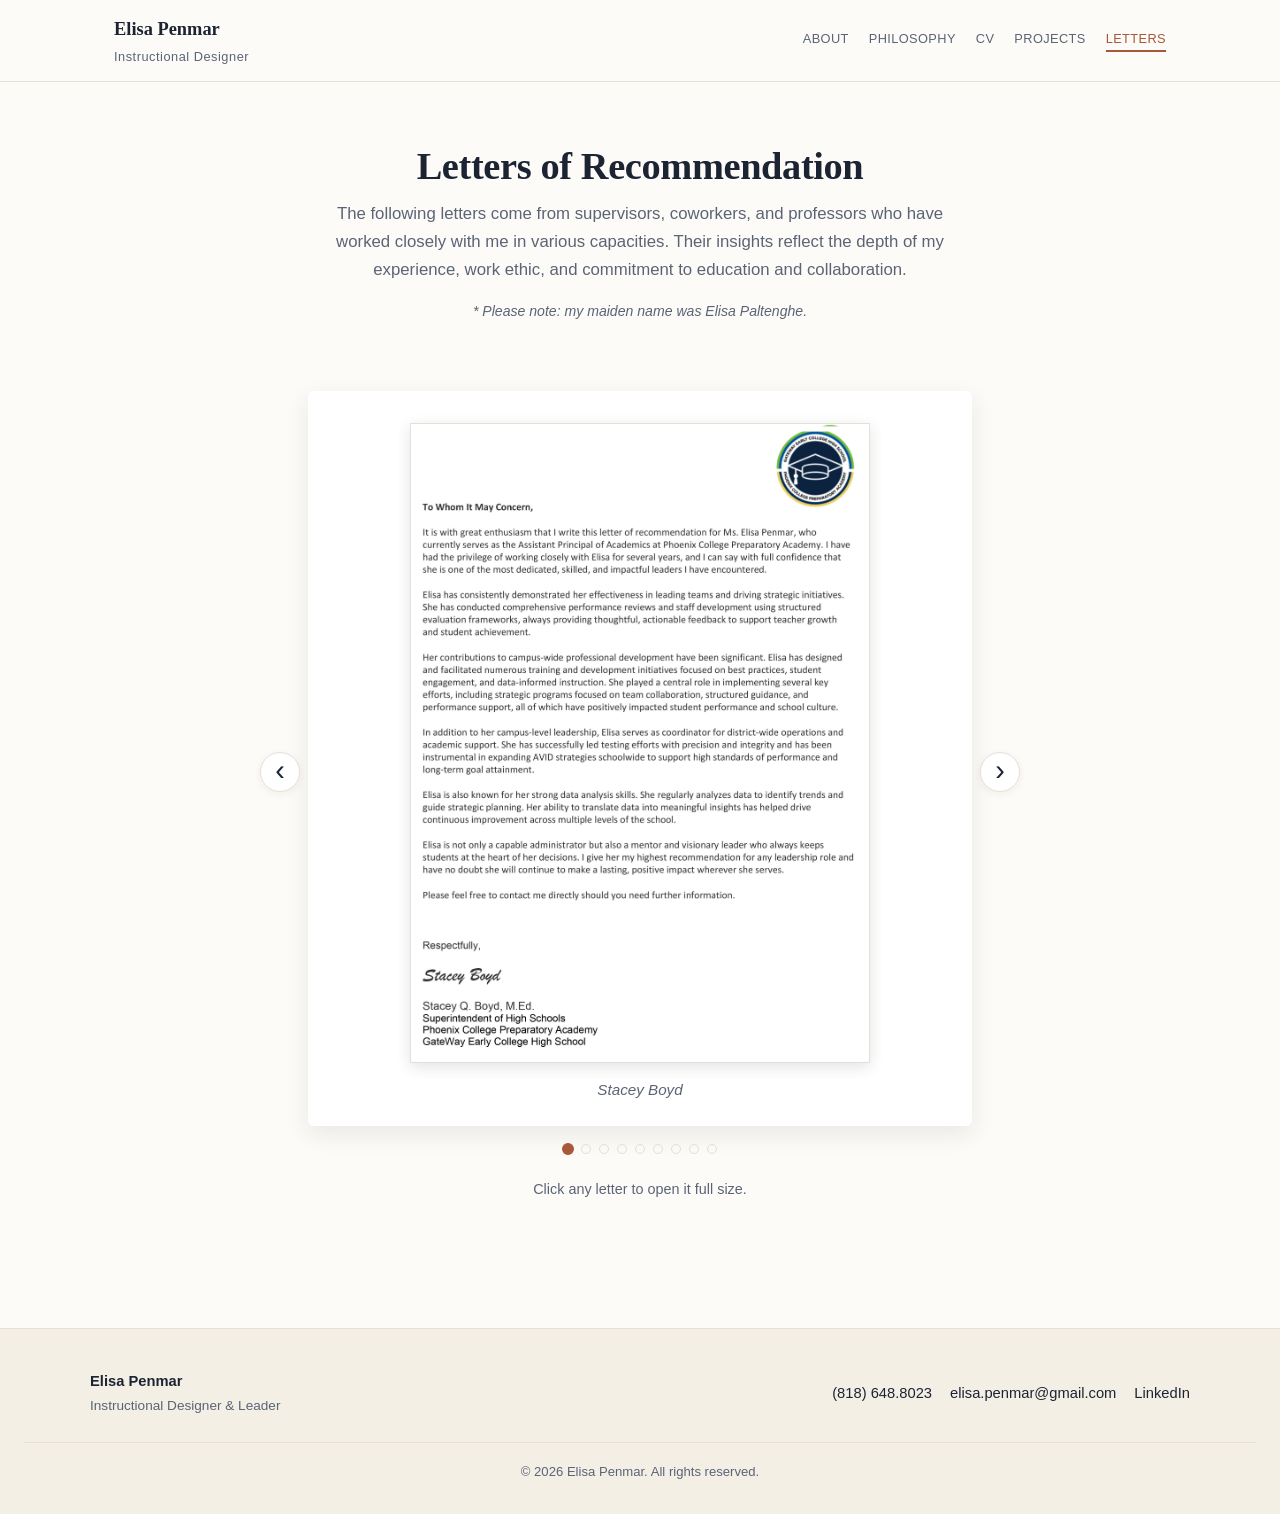
<file: letters-of-rec.html>
<!DOCTYPE html>
<html lang="en">
<head>
  <meta charset="UTF-8" />
  <meta name="viewport" content="width=device-width, initial-scale=1.0" />
  <title>Letters of Recommendation | Elisa Penmar</title>
  <link rel="stylesheet" href="css/style.css" />
</head>
<body>
  <header class="site-header">
    <div class="nav-inner">
      <a href="index.html" class="brand">Elisa Penmar<small>Instructional Designer</small></a>
      <button class="nav-toggle" aria-label="Toggle menu" onclick="document.getElementById('nav-links').classList.toggle('open')">☰</button>
      <ul id="nav-links" class="nav-links">
        <li><a href="index.html">About</a></li>
        <li><a href="philosophy.html">Philosophy</a></li>
        <li><a href="cv.html">CV</a></li>
        <li><a href="projects.html">Projects</a></li>
        <li><a href="letters-of-rec.html" class="active">Letters</a></li>
      </ul>
    </div>
  </header>

  <main>
    <div class="page-header">
      <h1>Letters of Recommendation</h1>
      <p>The following letters come from supervisors, coworkers, and professors who have worked closely with me in various capacities. Their insights reflect the depth of my experience, work ethic, and commitment to education and collaboration.</p>
      <p style="font-size:0.88rem;color:var(--muted);font-style:italic;margin-top:16px;">* Please note: my maiden name was Elisa Paltenghe.</p>
    </div>

    <div class="container">
      <div class="carousel" id="letters-carousel" aria-roledescription="carousel" aria-label="Letters of recommendation">
        <div class="carousel-viewport">
          <div class="carousel-track" id="carousel-track">
            <figure class="carousel-slide" aria-roledescription="slide" aria-label="1 of 9">
              <a href="images/letter-stacey-boyd.jpg" target="_blank" rel="noopener" aria-label="Open full-size letter from Stacey Boyd">
                <img src="images/letter-stacey-boyd.jpg" alt="Letter of recommendation from Stacey Boyd" />
              </a>
              <figcaption>Stacey Boyd</figcaption>
            </figure>
            <figure class="carousel-slide" aria-roledescription="slide" aria-label="2 of 9">
              <a href="images/letter-john-browne.jpeg" target="_blank" rel="noopener" aria-label="Open full-size letter from John Browne">
                <img src="images/letter-john-browne.jpeg" alt="Letter of recommendation from John Browne" />
              </a>
              <figcaption>John Browne</figcaption>
            </figure>
            <figure class="carousel-slide" aria-roledescription="slide" aria-label="3 of 9">
              <a href="images/letter-cooper.jpg" target="_blank" rel="noopener" aria-label="Open full-size letter from Rosalind Cooper">
                <img src="images/letter-cooper.jpg" alt="Letter of recommendation from Rosalind Cooper, Evergreen Middle School (2015)" />
              </a>
              <figcaption>Rosalind Cooper &middot; Evergreen Middle School, 2015</figcaption>
            </figure>
            <figure class="carousel-slide" aria-roledescription="slide" aria-label="4 of 9">
              <a href="images/letter-flanagan-1.jpg" target="_blank" rel="noopener" aria-label="Open page 1 of letter from Arthur J. Flanagan">
                <img src="images/letter-flanagan-1.jpg" alt="Page 1 of letter from Arthur J. Flanagan, Peace Corps Country Director" />
              </a>
              <figcaption>Arthur J. Flanagan &middot; Peace Corps Country Director, 2013 (page 1 of 2)</figcaption>
            </figure>
            <figure class="carousel-slide" aria-roledescription="slide" aria-label="5 of 9">
              <a href="images/letter-flanagan-2.jpg" target="_blank" rel="noopener" aria-label="Open page 2 of letter from Arthur J. Flanagan">
                <img src="images/letter-flanagan-2.jpg" alt="Page 2 of letter from Arthur J. Flanagan, Peace Corps Country Director" />
              </a>
              <figcaption>Arthur J. Flanagan &middot; Peace Corps Country Director, 2013 (page 2 of 2)</figcaption>
            </figure>
            <figure class="carousel-slide" aria-roledescription="slide" aria-label="6 of 9">
              <a href="images/letter-hirsch-1.jpg" target="_blank" rel="noopener" aria-label="Open letter from Dr. Lisa Hirsch">
                <img src="images/letter-hirsch-1.jpg" alt="Letter from Dr. Lisa Hirsch, Principal of Desert Mountain High School" />
              </a>
              <figcaption>Dr. Lisa Hirsch &middot; Principal, Desert Mountain High School, 2021</figcaption>
            </figure>
            <figure class="carousel-slide" aria-roledescription="slide" aria-label="7 of 9">
              <a href="images/letter-reiss.jpg" target="_blank" rel="noopener" aria-label="Open full-size letter from Lauren Reiss">
                <img src="images/letter-reiss.jpg" alt="Letter of recommendation from Lauren Reiss, Principal of Evergreen Middle School (2021)" />
              </a>
              <figcaption>Lauren Reiss &middot; Principal, Evergreen Middle School, 2021</figcaption>
            </figure>
            <figure class="carousel-slide" aria-roledescription="slide" aria-label="8 of 9">
              <a href="images/letter-voulgarides.jpg" target="_blank" rel="noopener" aria-label="Open full-size letter from Anthony Voulgarides">
                <img src="images/letter-voulgarides.jpg" alt="Letter of recommendation from Anthony Voulgarides, 9th Grade English Teacher at WHEELS (2013)" />
              </a>
              <figcaption>Anthony Voulgarides &middot; 9th Grade English Teacher, WHEELS, 2013</figcaption>
            </figure>
            <figure class="carousel-slide" aria-roledescription="slide" aria-label="9 of 9">
              <a href="images/letter-winget.jpg" target="_blank" rel="noopener" aria-label="Open full-size letter from Jessica Winget">
                <img src="images/letter-winget.jpg" alt="Letter of recommendation from Jessica Winget, Scottsdale Unified School District" />
              </a>
              <figcaption>Jessica Winget &middot; Scottsdale Unified School District</figcaption>
            </figure>
          </div>
        </div>

        <button class="carousel-btn carousel-prev" aria-label="Previous letter" onclick="carouselNav(-1)">‹</button>
        <button class="carousel-btn carousel-next" aria-label="Next letter" onclick="carouselNav(1)">›</button>

        <div class="carousel-dots" id="carousel-dots" role="tablist" aria-label="Choose letter"></div>
      </div>

      <p style="text-align:center;color:var(--muted);font-size:0.9rem;margin-top:24px;">
        Click any letter to open it full size.
      </p>
    </div>
  </main>

  <footer class="site-footer">
    <div class="footer-inner">
      <div><strong style="color:var(--text);">Elisa Penmar</strong><br /><span style="font-size:0.85rem;">Instructional Designer &amp; Leader</span></div>
      <div class="footer-contact">
        <a href="tel:+18186488023">(818) 648.8023</a>
        <a href="mailto:elisa.penmar@gmail.com">elisa.penmar@gmail.com</a>
        <a href="http://www.linkedin.com/in/elisa-penmar-88455719" target="_blank" rel="noopener">LinkedIn</a>
      </div>
    </div>
    <div class="copyright">© <span id="year"></span> Elisa Penmar. All rights reserved.</div>
  </footer>

  <script>
    document.getElementById('year').textContent = new Date().getFullYear();

    const track = document.getElementById('carousel-track');
    const slides = track.querySelectorAll('.carousel-slide');
    const dotsContainer = document.getElementById('carousel-dots');
    let current = 0;

    slides.forEach((_, i) => {
      const dot = document.createElement('button');
      dot.className = 'carousel-dot';
      dot.setAttribute('role', 'tab');
      dot.setAttribute('aria-label', `Go to letter ${i + 1}`);
      dot.onclick = () => carouselGo(i);
      dotsContainer.appendChild(dot);
    });
    const dots = dotsContainer.querySelectorAll('.carousel-dot');

    function carouselGo(i) {
      current = (i + slides.length) % slides.length;
      track.style.transform = `translateX(-${current * 100}%)`;
      dots.forEach((d, idx) => d.classList.toggle('active', idx === current));
      slides.forEach((s, idx) => s.setAttribute('aria-hidden', idx !== current));
    }
    function carouselNav(delta) { carouselGo(current + delta); }

    document.addEventListener('keydown', (e) => {
      if (e.target.closest('#letters-carousel') || document.activeElement === document.body) {
        if (e.key === 'ArrowLeft') carouselNav(-1);
        if (e.key === 'ArrowRight') carouselNav(1);
      }
    });

    let touchX = null;
    track.addEventListener('touchstart', (e) => touchX = e.changedTouches[0].clientX, {passive: true});
    track.addEventListener('touchend', (e) => {
      if (touchX === null) return;
      const dx = e.changedTouches[0].clientX - touchX;
      if (Math.abs(dx) > 40) carouselNav(dx < 0 ? 1 : -1);
      touchX = null;
    });

    carouselGo(0);
  </script>
</body>
</html>
</file>
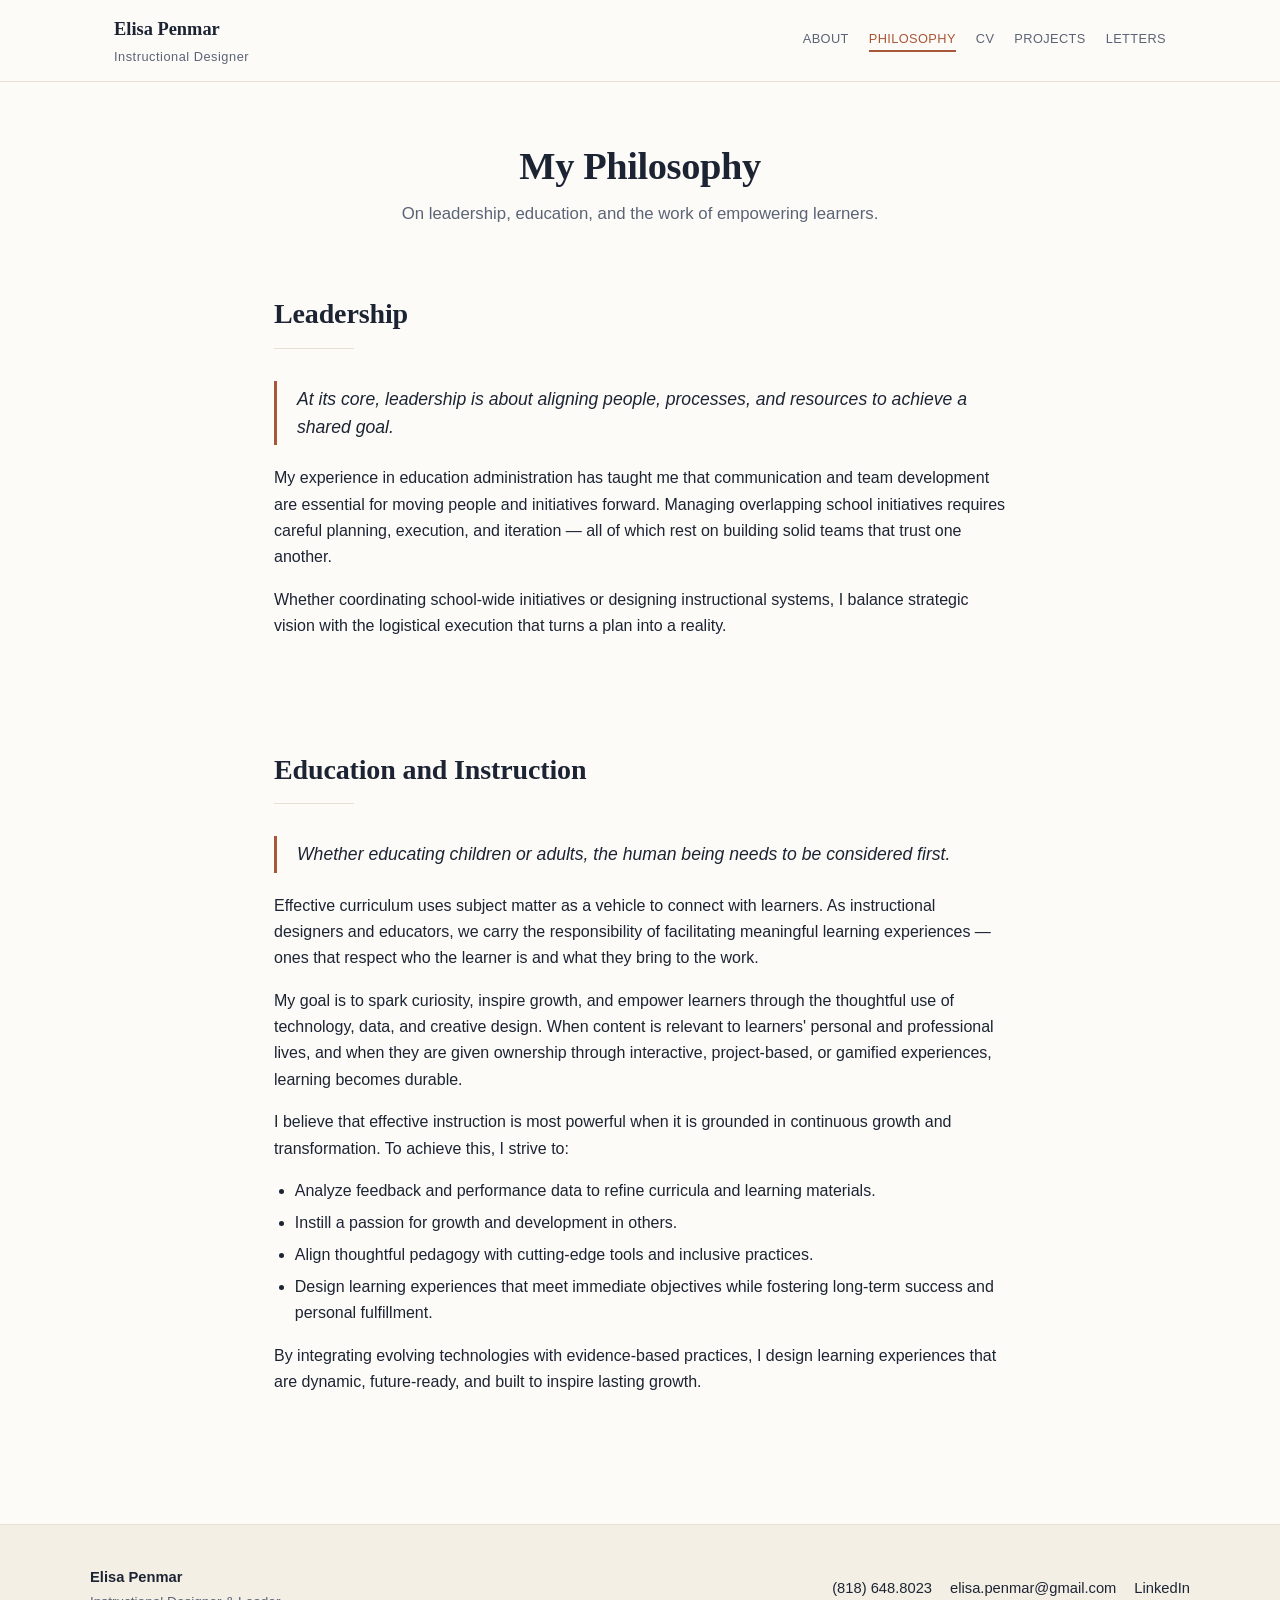
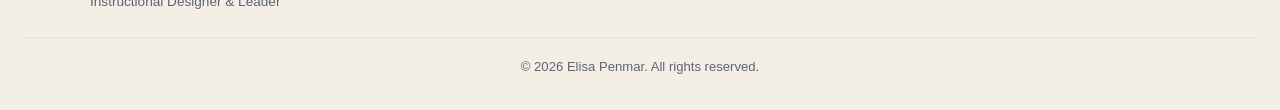
<file: philosophy.html>
<!DOCTYPE html>
<html lang="en">
<head>
  <meta charset="UTF-8" />
  <meta name="viewport" content="width=device-width, initial-scale=1.0" />
  <title>Philosophy | Elisa Penmar</title>
  <meta name="description" content="Elisa Penmar's philosophy on leadership, education, and instruction." />
  <link rel="stylesheet" href="css/style.css" />
</head>
<body>
  <header class="site-header">
    <div class="nav-inner">
      <a href="index.html" class="brand">Elisa Penmar<small>Instructional Designer</small></a>
      <button class="nav-toggle" aria-label="Toggle menu" onclick="document.getElementById('nav-links').classList.toggle('open')">☰</button>
      <ul id="nav-links" class="nav-links">
        <li><a href="index.html">About</a></li>
        <li><a href="philosophy.html" class="active">Philosophy</a></li>
        <li><a href="cv.html">CV</a></li>
        <li><a href="projects.html">Projects</a></li>
        <li><a href="letters-of-rec.html">Letters</a></li>
      </ul>
    </div>
  </header>

  <main>
    <div class="page-header">
      <h1>My Philosophy</h1>
      <p>On leadership, education, and the work of empowering learners.</p>
    </div>

    <section class="container-narrow">
      <h2>Leadership</h2>
      <div class="divider"></div>
      <blockquote>At its core, leadership is about aligning people, processes, and resources to achieve a shared goal.</blockquote>
      <p>My experience in education administration has taught me that communication and team development are essential for moving people and initiatives forward. Managing overlapping school initiatives requires careful planning, execution, and iteration — all of which rest on building solid teams that trust one another.</p>
      <p>Whether coordinating school-wide initiatives or designing instructional systems, I balance strategic vision with the logistical execution that turns a plan into a reality.</p>
    </section>

    <section class="container-narrow">
      <h2>Education and Instruction</h2>
      <div class="divider"></div>
      <blockquote>Whether educating children or adults, the human being needs to be considered first.</blockquote>
      <p>Effective curriculum uses subject matter as a vehicle to connect with learners. As instructional designers and educators, we carry the responsibility of facilitating meaningful learning experiences — ones that respect who the learner is and what they bring to the work.</p>
      <p>My goal is to spark curiosity, inspire growth, and empower learners through the thoughtful use of technology, data, and creative design. When content is relevant to learners' personal and professional lives, and when they are given ownership through interactive, project-based, or gamified experiences, learning becomes durable.</p>
      <p>I believe that effective instruction is most powerful when it is grounded in continuous growth and transformation. To achieve this, I strive to:</p>
      <ul>
        <li>Analyze feedback and performance data to refine curricula and learning materials.</li>
        <li>Instill a passion for growth and development in others.</li>
        <li>Align thoughtful pedagogy with cutting-edge tools and inclusive practices.</li>
        <li>Design learning experiences that meet immediate objectives while fostering long-term success and personal fulfillment.</li>
      </ul>
      <p>By integrating evolving technologies with evidence-based practices, I design learning experiences that are dynamic, future-ready, and built to inspire lasting growth.</p>
    </section>
  </main>

  <footer class="site-footer">
    <div class="footer-inner">
      <div><strong style="color:var(--text);">Elisa Penmar</strong><br /><span style="font-size:0.85rem;">Instructional Designer &amp; Leader</span></div>
      <div class="footer-contact">
        <a href="tel:+18186488023">(818) 648.8023</a>
        <a href="mailto:elisa.penmar@gmail.com">elisa.penmar@gmail.com</a>
        <a href="http://www.linkedin.com/in/elisa-penmar-88455719" target="_blank" rel="noopener">LinkedIn</a>
      </div>
    </div>
    <div class="copyright">© <span id="year"></span> Elisa Penmar. All rights reserved.</div>
  </footer>
  <script>document.getElementById('year').textContent = new Date().getFullYear();</script>
</body>
</html>
</file>
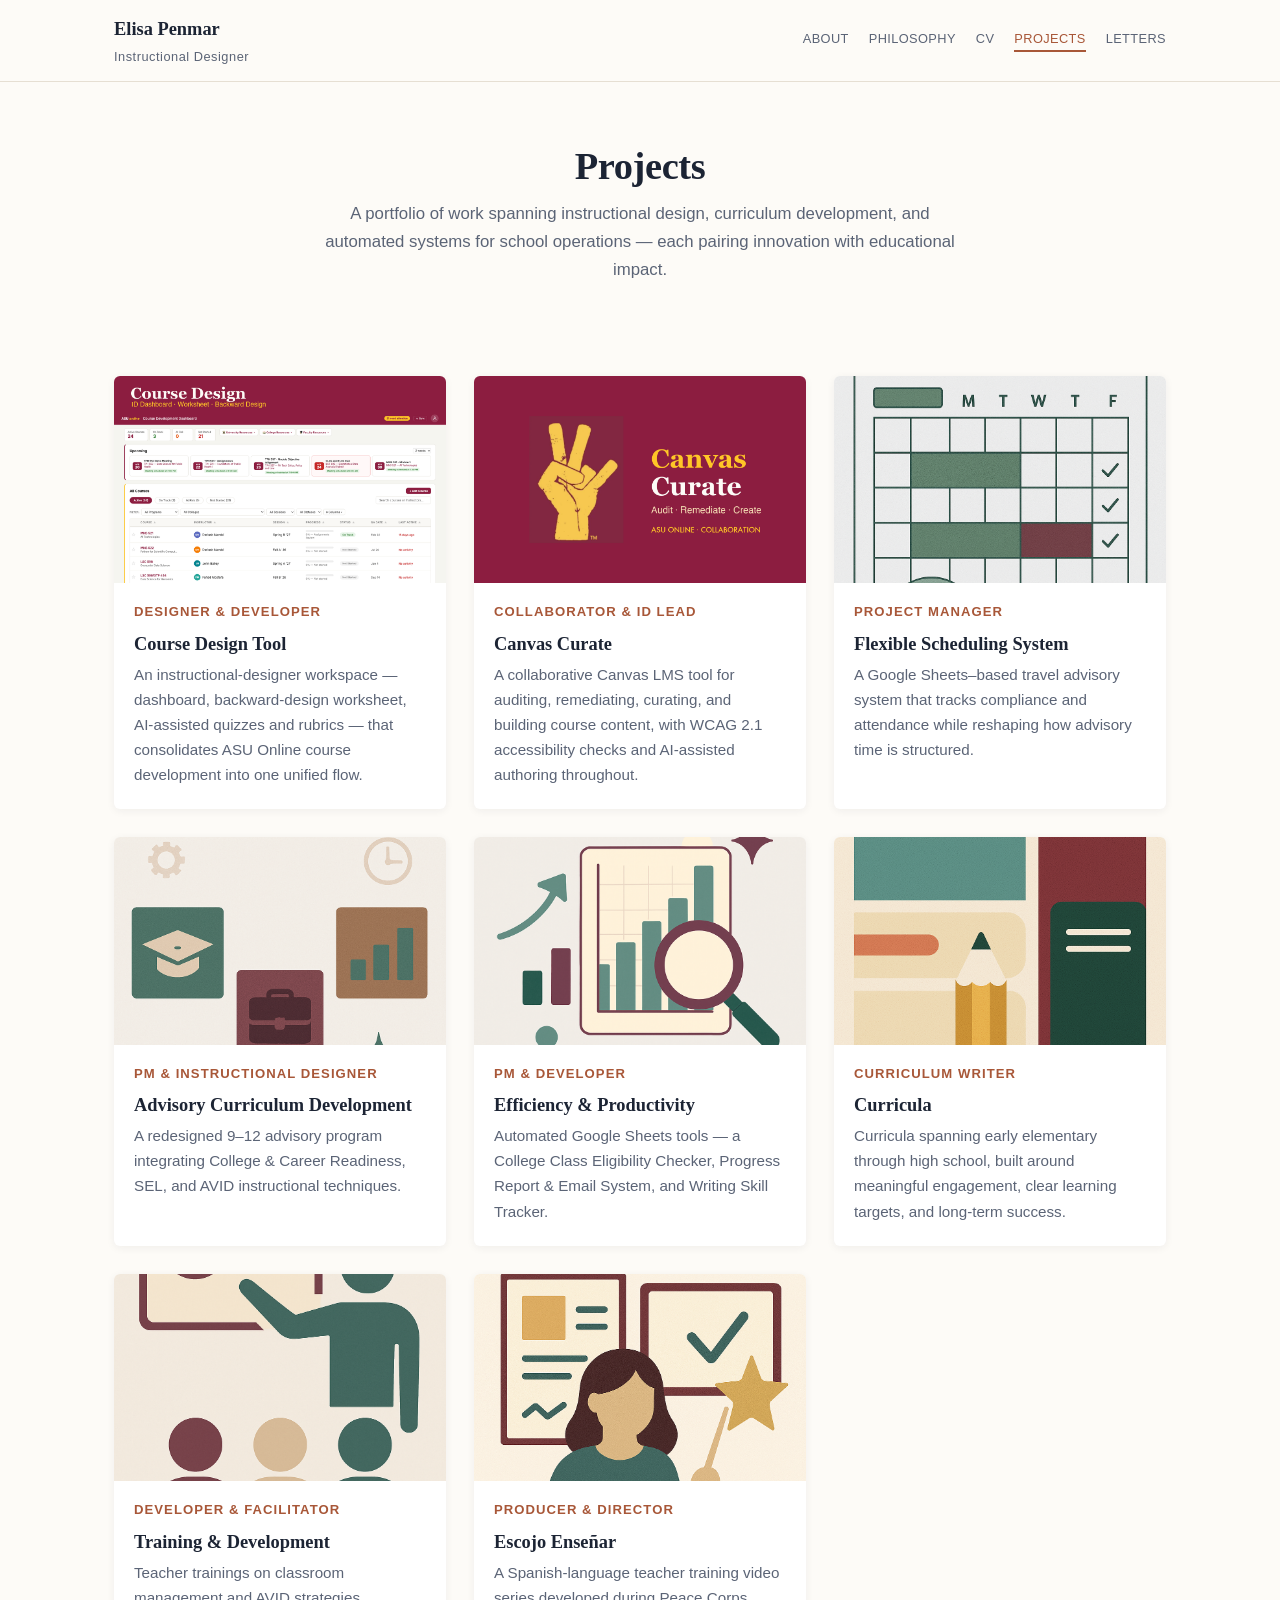
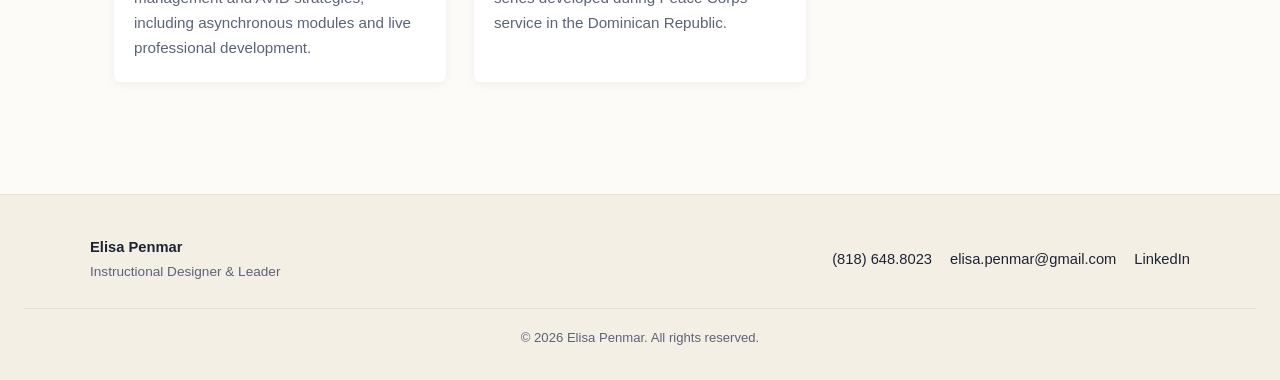
<file: projects.html>
<!DOCTYPE html>
<html lang="en">
<head>
  <meta charset="UTF-8" />
  <meta name="viewport" content="width=device-width, initial-scale=1.0" />
  <title>Projects | Elisa Penmar</title>
  <meta name="description" content="Selected projects by Elisa Penmar — instructional design, curriculum, automated school systems, and teacher training." />
  <link rel="stylesheet" href="css/style.css" />
</head>
<body>
  <header class="site-header">
    <div class="nav-inner">
      <a href="index.html" class="brand">Elisa Penmar<small>Instructional Designer</small></a>
      <button class="nav-toggle" aria-label="Toggle menu" onclick="document.getElementById('nav-links').classList.toggle('open')">☰</button>
      <ul id="nav-links" class="nav-links">
        <li><a href="index.html">About</a></li>
        <li><a href="philosophy.html">Philosophy</a></li>
        <li><a href="cv.html">CV</a></li>
        <li><a href="projects.html" class="active">Projects</a></li>
        <li><a href="letters-of-rec.html">Letters</a></li>
      </ul>
    </div>
  </header>

  <main>
    <div class="page-header">
      <h1>Projects</h1>
      <p>A portfolio of work spanning instructional design, curriculum development, and automated systems for school operations — each pairing innovation with educational impact.</p>
    </div>

    <section class="container">
      <div class="project-grid">
        <a class="project-card" href="course-development.html">
          <img src="images/tile-course-development.png" alt="Course Design Tool" />
          <div class="card-body">
            <p class="role">Designer &amp; Developer</p>
            <h3>Course Design Tool</h3>
            <p>An instructional-designer workspace — dashboard, backward-design worksheet, AI-assisted quizzes and rubrics — that consolidates ASU Online course development into one unified flow.</p>
          </div>
        </a>

        <a class="project-card" href="canvas-curator.html">
          <img src="images/tile-canvas-curator.png" alt="Canvas Curate" />
          <div class="card-body">
            <p class="role">Collaborator &amp; ID Lead</p>
            <h3>Canvas Curate</h3>
            <p>A collaborative Canvas LMS tool for auditing, remediating, curating, and building course content, with WCAG 2.1 accessibility checks and AI-assisted authoring throughout.</p>
          </div>
        </a>

        <a class="project-card" href="flexible-scheduling-system.html">
          <img src="images/tile-flexible-scheduling.png" alt="Flexible Scheduling System" />
          <div class="card-body">
            <p class="role">Project Manager</p>
            <h3>Flexible Scheduling System</h3>
            <p>A Google Sheets–based travel advisory system that tracks compliance and attendance while reshaping how advisory time is structured.</p>
          </div>
        </a>

        <a class="project-card" href="advisory-curriculum-development.html">
          <img src="images/tile-advisory-curriculum.png" alt="Advisory Curriculum Development" />
          <div class="card-body">
            <p class="role">PM &amp; Instructional Designer</p>
            <h3>Advisory Curriculum Development</h3>
            <p>A redesigned 9–12 advisory program integrating College &amp; Career Readiness, SEL, and AVID instructional techniques.</p>
          </div>
        </a>

        <a class="project-card" href="efficiency-and-productivity.html">
          <img src="images/tile-efficiency.png" alt="Efficiency and Productivity Systems" />
          <div class="card-body">
            <p class="role">PM &amp; Developer</p>
            <h3>Efficiency &amp; Productivity</h3>
            <p>Automated Google Sheets tools — a College Class Eligibility Checker, Progress Report &amp; Email System, and Writing Skill Tracker.</p>
          </div>
        </a>

        <a class="project-card" href="curricula.html">
          <img src="images/tile-curricula.png" alt="Curricula" />
          <div class="card-body">
            <p class="role">Curriculum Writer</p>
            <h3>Curricula</h3>
            <p>Curricula spanning early elementary through high school, built around meaningful engagement, clear learning targets, and long-term success.</p>
          </div>
        </a>

        <a class="project-card" href="training-and-development.html">
          <img src="images/tile-training.png" alt="Training and Development" />
          <div class="card-body">
            <p class="role">Developer &amp; Facilitator</p>
            <h3>Training &amp; Development</h3>
            <p>Teacher trainings on classroom management and AVID strategies, including asynchronous modules and live professional development.</p>
          </div>
        </a>

        <a class="project-card" href="escojo-ensenar.html">
          <img src="images/tile-escojo-ensenar.png" alt="Escojo Enseñar" />
          <div class="card-body">
            <p class="role">Producer &amp; Director</p>
            <h3>Escojo Enseñar</h3>
            <p>A Spanish-language teacher training video series developed during Peace Corps service in the Dominican Republic.</p>
          </div>
        </a>
      </div>
    </section>
  </main>

  <footer class="site-footer">
    <div class="footer-inner">
      <div><strong style="color:var(--text);">Elisa Penmar</strong><br /><span style="font-size:0.85rem;">Instructional Designer &amp; Leader</span></div>
      <div class="footer-contact">
        <a href="tel:+18186488023">(818) 648.8023</a>
        <a href="mailto:elisa.penmar@gmail.com">elisa.penmar@gmail.com</a>
        <a href="http://www.linkedin.com/in/elisa-penmar-88455719" target="_blank" rel="noopener">LinkedIn</a>
      </div>
    </div>
    <div class="copyright">© <span id="year"></span> Elisa Penmar. All rights reserved.</div>
  </footer>
  <script>document.getElementById('year').textContent = new Date().getFullYear();</script>
</body>
</html>
</file>
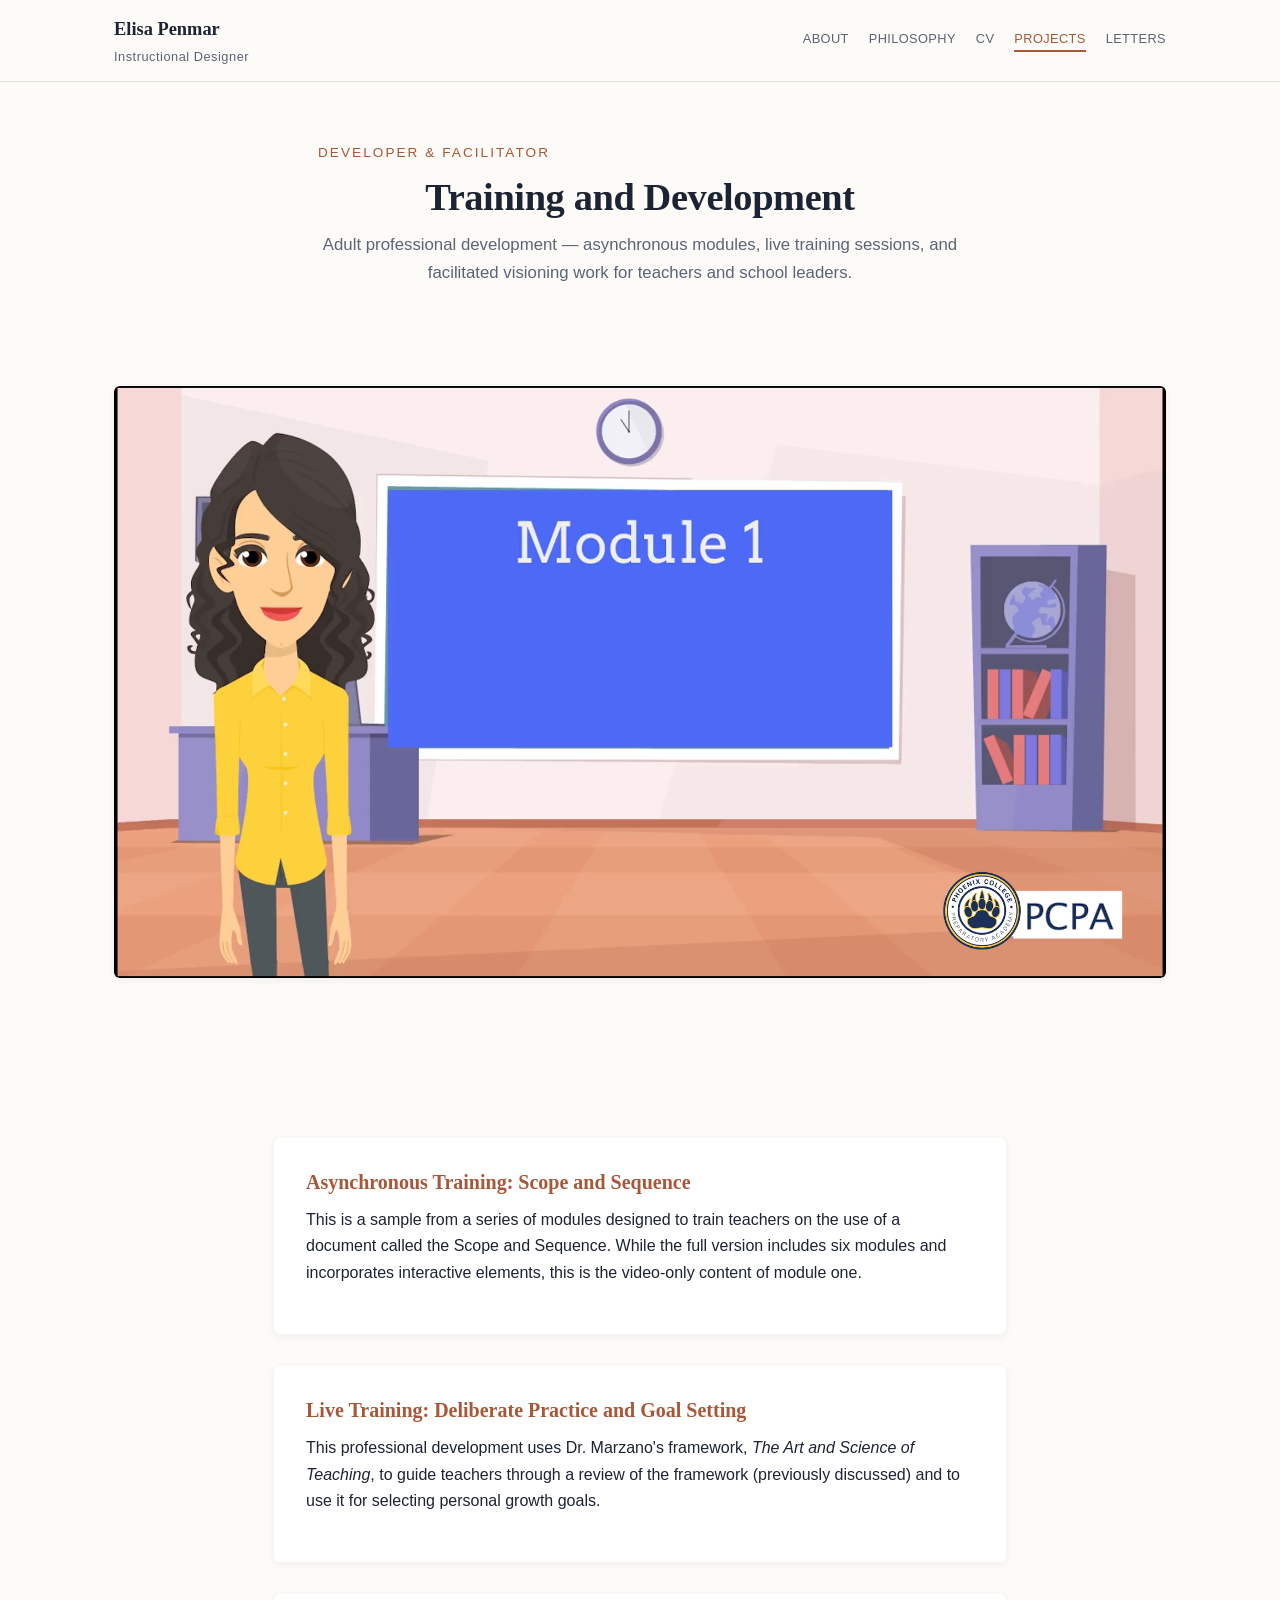
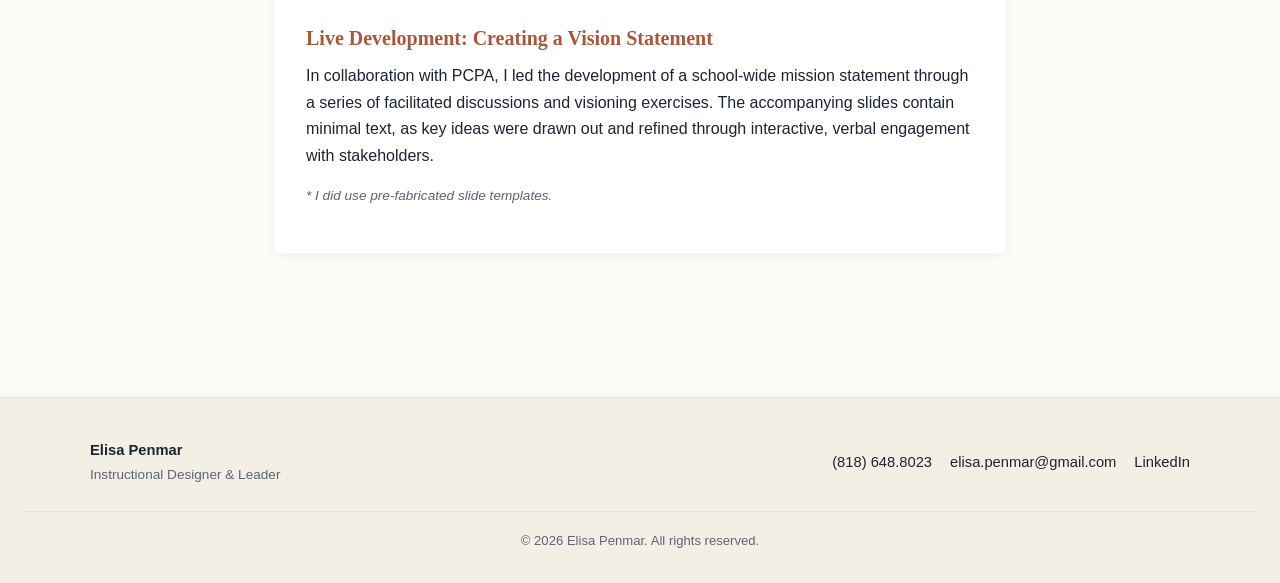
<file: training-and-development.html>
<!DOCTYPE html>
<html lang="en">
<head>
  <meta charset="UTF-8" />
  <meta name="viewport" content="width=device-width, initial-scale=1.0" />
  <title>Training and Development | Elisa Penmar</title>
  <link rel="stylesheet" href="css/style.css" />
</head>
<body>
  <header class="site-header">
    <div class="nav-inner">
      <a href="index.html" class="brand">Elisa Penmar<small>Instructional Designer</small></a>
      <button class="nav-toggle" aria-label="Toggle menu" onclick="document.getElementById('nav-links').classList.toggle('open')">☰</button>
      <ul id="nav-links" class="nav-links">
        <li><a href="index.html">About</a></li>
        <li><a href="philosophy.html">Philosophy</a></li>
        <li><a href="cv.html">CV</a></li>
        <li><a href="projects.html" class="active">Projects</a></li>
        <li><a href="letters-of-rec.html">Letters</a></li>
      </ul>
    </div>
  </header>

  <main>
    <div class="page-header">
      <p style="color:var(--accent);font-size:0.85rem;text-transform:uppercase;letter-spacing:0.15em;margin:0 0 8px;">Developer &amp; Facilitator</p>
      <h1>Training and Development</h1>
      <p>Adult professional development — asynchronous modules, live training sessions, and facilitated visioning work for teachers and school leaders.</p>
    </div>

    <div class="container">
      <div class="image-block"><img src="images/tad-hero.jpg" alt="Training and development" /></div>
    </div>

    <div class="container-narrow">
      <div class="subsection">
        <h3>Asynchronous Training: Scope and Sequence</h3>
        <p>This is a sample from a series of modules designed to train teachers on the use of a document called the Scope and Sequence. While the full version includes six modules and incorporates interactive elements, this is the video-only content of module one.</p>
      </div>

      <div class="subsection">
        <h3>Live Training: Deliberate Practice and Goal Setting</h3>
        <p>This professional development uses Dr. Marzano's framework, <em>The Art and Science of Teaching</em>, to guide teachers through a review of the framework (previously discussed) and to use it for selecting personal growth goals.</p>
      </div>

      <div class="subsection">
        <h3>Live Development: Creating a Vision Statement</h3>
        <p>In collaboration with PCPA, I led the development of a school-wide mission statement through a series of facilitated discussions and visioning exercises. The accompanying slides contain minimal text, as key ideas were drawn out and refined through interactive, verbal engagement with stakeholders.</p>
        <p style="font-size:0.85rem;color:var(--muted);font-style:italic;margin-top:12px;">* I did use pre-fabricated slide templates.</p>
      </div>
    </div>
  </main>

  <footer class="site-footer">
    <div class="footer-inner">
      <div><strong style="color:var(--text);">Elisa Penmar</strong><br /><span style="font-size:0.85rem;">Instructional Designer &amp; Leader</span></div>
      <div class="footer-contact">
        <a href="tel:+18186488023">(818) 648.8023</a>
        <a href="mailto:elisa.penmar@gmail.com">elisa.penmar@gmail.com</a>
        <a href="http://www.linkedin.com/in/elisa-penmar-88455719" target="_blank" rel="noopener">LinkedIn</a>
      </div>
    </div>
    <div class="copyright">© <span id="year"></span> Elisa Penmar. All rights reserved.</div>
  </footer>
  <script>document.getElementById('year').textContent = new Date().getFullYear();</script>
</body>
</html>
</file>
<file: css/style.css>
/* Elisa Penmar portfolio - shared styles */

:root {
  --bg: #fdfbf7;
  --surface: #ffffff;
  --text: #1c2434;
  --muted: #5b6476;
  --accent: #a85738;
  --accent-hover: #8a4226;
  --border: #e6dfd3;
  --shadow: 0 2px 8px rgba(28, 36, 52, 0.06);
  --shadow-lg: 0 8px 24px rgba(28, 36, 52, 0.09);
  --max-width: 1100px;
  --radius: 6px;
}

* { box-sizing: border-box; }

html { scroll-behavior: smooth; }

body {
  margin: 0;
  font-family: "Inter", -apple-system, BlinkMacSystemFont, "Segoe UI", Roboto, Helvetica, Arial, sans-serif;
  font-size: 16px;
  line-height: 1.65;
  color: var(--text);
  background: var(--bg);
  -webkit-font-smoothing: antialiased;
}

h1, h2, h3, h4 {
  font-family: "Georgia", "Source Serif Pro", serif;
  font-weight: 600;
  line-height: 1.25;
  color: var(--text);
  margin: 0 0 0.6em;
}

h1 { font-size: 2.4rem; letter-spacing: -0.01em; }
h2 { font-size: 1.75rem; letter-spacing: -0.005em; }
h3 { font-size: 1.25rem; }
h4 { font-size: 1.05rem; }

p { margin: 0 0 1em; }
ul, ol { margin: 0 0 1em; padding-left: 1.3em; }
li { margin-bottom: 0.35em; }

a {
  color: var(--accent);
  text-decoration: none;
  border-bottom: 1px solid transparent;
  transition: border-color 0.15s ease, color 0.15s ease;
}
a:hover { color: var(--accent-hover); border-bottom-color: currentColor; }

img { max-width: 100%; height: auto; display: block; }

/* ---------- Header / Nav ---------- */
.site-header {
  position: sticky;
  top: 0;
  background: rgba(253, 251, 247, 0.95);
  backdrop-filter: blur(6px);
  border-bottom: 1px solid var(--border);
  z-index: 50;
}
.nav-inner {
  max-width: var(--max-width);
  margin: 0 auto;
  padding: 14px 24px;
  display: flex;
  align-items: center;
  justify-content: space-between;
  gap: 24px;
}
.brand {
  font-family: "Georgia", serif;
  font-weight: 600;
  font-size: 1.15rem;
  color: var(--text);
  border-bottom: none;
}
.brand small {
  font-family: "Inter", sans-serif;
  font-weight: 400;
  color: var(--muted);
  font-size: 0.8rem;
  display: block;
  letter-spacing: 0.04em;
  margin-top: 2px;
}
.nav-links {
  display: flex;
  flex-wrap: wrap;
  gap: 4px 20px;
  list-style: none;
  padding: 0;
  margin: 0;
  font-size: 0.92rem;
}
.nav-links a {
  color: var(--muted);
  border-bottom: 2px solid transparent;
  padding: 4px 0;
  letter-spacing: 0.03em;
  text-transform: uppercase;
  font-size: 0.8rem;
  font-weight: 500;
}
.nav-links a:hover,
.nav-links a.active {
  color: var(--accent);
  border-bottom-color: var(--accent);
}
.nav-toggle {
  display: none;
  background: none;
  border: 1px solid var(--border);
  border-radius: 4px;
  padding: 6px 10px;
  font-size: 1rem;
  cursor: pointer;
  color: var(--text);
}

/* ---------- Main / Sections ---------- */
main { min-height: 70vh; }
.container {
  max-width: var(--max-width);
  margin: 0 auto;
  padding: 48px 24px;
}
.container-narrow {
  max-width: 780px;
  margin: 0 auto;
  padding: 48px 24px;
}
section { margin-bottom: 56px; }

/* ---------- Hero ---------- */
.hero {
  display: grid;
  grid-template-columns: 1fr 260px;
  gap: 48px;
  align-items: center;
  padding: 72px 24px;
  max-width: var(--max-width);
  margin: 0 auto;
}
.hero-text .eyebrow {
  font-size: 0.85rem;
  letter-spacing: 0.2em;
  text-transform: uppercase;
  color: var(--accent);
  font-weight: 600;
  margin: 0 0 12px;
}
.hero-text h1 {
  font-size: 3rem;
  margin-bottom: 16px;
}
.hero-text .tagline {
  font-size: 1.2rem;
  color: var(--muted);
  font-style: italic;
  margin-bottom: 24px;
}
.hero-text .lead {
  font-size: 1.05rem;
  line-height: 1.7;
  color: var(--text);
  max-width: 560px;
}
.headshot {
  width: 100%;
  aspect-ratio: 1;
  border-radius: 50%;
  object-fit: cover;
  box-shadow: var(--shadow-lg);
  border: 4px solid var(--surface);
}

/* ---------- Page header (non-hero pages) ---------- */
.page-header {
  padding: 60px 24px 20px;
  max-width: var(--max-width);
  margin: 0 auto;
  text-align: center;
}
.page-header h1 {
  margin-bottom: 10px;
}
.page-header p {
  color: var(--muted);
  font-size: 1.05rem;
  max-width: 640px;
  margin: 0 auto;
}

/* ---------- About list ---------- */
.about-list {
  list-style: none;
  padding: 0;
  margin: 0;
  display: grid;
  gap: 20px;
  max-width: 720px;
}
.about-list li {
  padding-left: 20px;
  position: relative;
  font-size: 1.02rem;
  color: var(--text);
}
.about-list li::before {
  content: "";
  position: absolute;
  left: 0;
  top: 0.7em;
  width: 10px;
  height: 2px;
  background: var(--accent);
}

/* ---------- Section heading ---------- */
.section-title {
  font-size: 2rem;
  margin-bottom: 8px;
}
.section-sub {
  color: var(--muted);
  font-size: 1rem;
  margin-bottom: 40px;
}
.divider {
  height: 1px;
  background: var(--border);
  max-width: 80px;
  margin: 16px 0 32px;
}
.container-narrow .divider { margin-left: 0; }

/* ---------- Buttons ---------- */
.btn {
  display: inline-block;
  padding: 10px 22px;
  border: 1px solid var(--accent);
  border-radius: var(--radius);
  color: var(--accent);
  font-weight: 500;
  font-size: 0.95rem;
  transition: all 0.15s ease;
}
.btn:hover {
  background: var(--accent);
  color: var(--surface);
  border-bottom-color: var(--accent);
}
.btn-primary {
  background: var(--accent);
  color: var(--surface);
}
.btn-primary:hover {
  background: var(--accent-hover);
  border-color: var(--accent-hover);
  color: var(--surface);
}

/* ---------- Project grid ---------- */
.project-grid {
  display: grid;
  grid-template-columns: repeat(auto-fill, minmax(280px, 1fr));
  gap: 28px;
  margin-top: 24px;
}
.project-card {
  background: var(--surface);
  border-radius: var(--radius);
  overflow: hidden;
  box-shadow: var(--shadow);
  transition: transform 0.18s ease, box-shadow 0.18s ease;
  color: var(--text);
  border-bottom: none;
  display: flex;
  flex-direction: column;
}
.project-card:hover {
  transform: translateY(-3px);
  box-shadow: var(--shadow-lg);
  color: var(--text);
  border-bottom: none;
}
.project-card img {
  width: 100%;
  aspect-ratio: 16/10;
  object-fit: cover;
  background: var(--border);
}
.project-card .card-body {
  padding: 18px 20px 22px;
}
.project-card h3 {
  margin: 0 0 6px;
  font-size: 1.15rem;
  color: var(--text);
}
.project-card .role {
  font-size: 0.82rem;
  text-transform: uppercase;
  letter-spacing: 0.08em;
  color: var(--accent);
  font-weight: 600;
  margin: 0 0 10px;
}
.project-card p {
  font-size: 0.95rem;
  color: var(--muted);
  margin: 0;
}

/* ---------- Image blocks in project pages ---------- */
.image-block {
  margin: 32px 0;
}
.image-block img {
  border-radius: var(--radius);
  box-shadow: var(--shadow);
  margin: 0 auto;
}
.image-caption {
  font-size: 0.88rem;
  color: var(--muted);
  text-align: center;
  margin-top: 10px;
  font-style: italic;
}

.image-gallery {
  display: grid;
  grid-template-columns: repeat(auto-fill, minmax(260px, 1fr));
  gap: 16px;
  margin: 24px 0;
}
.image-gallery img {
  border-radius: var(--radius);
  box-shadow: var(--shadow);
  aspect-ratio: 4/3;
  object-fit: cover;
  cursor: zoom-in;
  transition: transform 0.15s ease;
}
.image-gallery img:hover { transform: scale(1.02); }

.image-row {
  display: grid;
  grid-template-columns: repeat(auto-fit, minmax(300px, 1fr));
  gap: 20px;
  margin: 24px 0;
}
.image-row img {
  border-radius: var(--radius);
  box-shadow: var(--shadow);
}

/* Two-column image+text layout */
.split {
  display: grid;
  grid-template-columns: 1fr 1fr;
  gap: 40px;
  align-items: center;
  margin: 40px 0;
}
.split img {
  border-radius: var(--radius);
  box-shadow: var(--shadow);
}

/* Sub-section within a project page */
.subsection {
  background: var(--surface);
  border-radius: var(--radius);
  padding: 32px;
  margin: 32px 0;
  box-shadow: var(--shadow);
}
.subsection h3 {
  margin-top: 0;
  color: var(--accent);
}
.subsection h4 {
  margin-top: 18px;
  margin-bottom: 6px;
  text-transform: uppercase;
  letter-spacing: 0.08em;
  font-size: 0.82rem;
  color: var(--muted);
  font-family: "Inter", sans-serif;
}

/* ---------- CV / Resume ---------- */
.cv-section {
  margin-bottom: 36px;
}
.cv-section h2 {
  font-size: 1.4rem;
  border-bottom: 2px solid var(--accent);
  padding-bottom: 6px;
  display: inline-block;
  margin-bottom: 18px;
}
.cv-entry {
  margin-bottom: 22px;
}
.cv-entry .role {
  font-weight: 600;
  color: var(--text);
  font-size: 1rem;
}
.cv-entry .employer {
  color: var(--accent);
  font-size: 0.95rem;
}
.cv-entry .dates {
  color: var(--muted);
  font-size: 0.88rem;
  font-style: italic;
  margin-left: 8px;
}
.cv-chip-list {
  list-style: none;
  padding: 0;
  display: flex;
  flex-wrap: wrap;
  gap: 8px;
}
.cv-chip-list li {
  background: var(--surface);
  border: 1px solid var(--border);
  border-radius: 999px;
  padding: 5px 14px;
  font-size: 0.88rem;
  color: var(--text);
  margin: 0;
}

/* ---------- Philosophy quote style ---------- */
blockquote {
  border-left: 3px solid var(--accent);
  margin: 20px 0;
  padding: 4px 0 4px 20px;
  font-style: italic;
  color: var(--text);
  font-size: 1.1rem;
  line-height: 1.6;
}

/* ---------- Carousel ---------- */
.carousel {
  position: relative;
  max-width: 760px;
  margin: 0 auto;
  padding: 0 48px;
}
.carousel-viewport {
  overflow: hidden;
  border-radius: var(--radius);
  background: var(--surface);
  box-shadow: var(--shadow-lg);
}
.carousel-track {
  display: flex;
  transition: transform 0.45s cubic-bezier(0.22, 0.61, 0.36, 1);
  will-change: transform;
}
.carousel-slide {
  flex: 0 0 100%;
  margin: 0;
  padding: 32px 24px 24px;
  display: flex;
  flex-direction: column;
  align-items: center;
  gap: 14px;
}
.carousel-slide img {
  max-height: 640px;
  width: auto;
  max-width: 100%;
  border: 1px solid var(--border);
  box-shadow: 0 4px 14px rgba(28, 36, 52, 0.12);
  transition: transform 0.15s ease;
}
.carousel-slide a { border-bottom: none; display: block; }
.carousel-slide a:hover img { transform: scale(1.01); }
.carousel-slide figcaption {
  font-size: 0.95rem;
  color: var(--muted);
  font-style: italic;
  text-align: center;
}
.carousel-btn {
  position: absolute;
  top: 50%;
  transform: translateY(-50%);
  background: var(--surface);
  border: 1px solid var(--border);
  color: var(--text);
  font-size: 1.8rem;
  line-height: 1;
  width: 40px;
  height: 40px;
  border-radius: 50%;
  cursor: pointer;
  box-shadow: var(--shadow);
  transition: all 0.15s ease;
  display: flex;
  align-items: center;
  justify-content: center;
  padding: 0 0 4px;
}
.carousel-btn:hover {
  background: var(--accent);
  color: var(--surface);
  border-color: var(--accent);
}
.carousel-prev { left: 0; }
.carousel-next { right: 0; }
.carousel-dots {
  display: flex;
  justify-content: center;
  gap: 8px;
  margin-top: 18px;
}
.carousel-dot {
  width: 10px;
  height: 10px;
  border-radius: 50%;
  border: 1px solid var(--border);
  background: transparent;
  cursor: pointer;
  padding: 0;
  transition: all 0.15s ease;
}
.carousel-dot:hover { border-color: var(--accent); }
.carousel-dot.active {
  background: var(--accent);
  border-color: var(--accent);
  transform: scale(1.2);
}
@media (max-width: 640px) {
  .carousel { padding: 0 36px; }
  .carousel-btn { width: 32px; height: 32px; font-size: 1.4rem; }
  .carousel-slide { padding: 20px 12px 16px; }
  .carousel-slide img { max-height: 520px; }
}

/* ---------- Footer ---------- */
.site-footer {
  background: #f4efe5;
  border-top: 1px solid var(--border);
  padding: 40px 24px 32px;
  margin-top: 64px;
  color: var(--muted);
}
.footer-inner {
  max-width: var(--max-width);
  margin: 0 auto;
  display: flex;
  flex-wrap: wrap;
  justify-content: space-between;
  gap: 20px;
  align-items: center;
  font-size: 0.92rem;
}
.footer-contact { display: flex; flex-wrap: wrap; gap: 18px; align-items: center; }
.footer-contact a { color: var(--text); }
.site-footer .copyright {
  width: 100%;
  text-align: center;
  margin-top: 24px;
  padding-top: 18px;
  border-top: 1px solid var(--border);
  font-size: 0.82rem;
  color: var(--muted);
}

/* ---------- Responsive ---------- */
@media (max-width: 820px) {
  .hero {
    grid-template-columns: 1fr;
    text-align: center;
    gap: 28px;
    padding: 48px 24px;
  }
  .headshot { max-width: 200px; margin: 0 auto; }
  .hero-text .lead { margin-left: auto; margin-right: auto; }
  .about-list { margin: 0 auto; }
  .hero-text h1 { font-size: 2.2rem; }
  .nav-toggle { display: block; }
  .nav-links {
    display: none;
    position: absolute;
    top: 100%;
    left: 0;
    right: 0;
    background: var(--bg);
    border-bottom: 1px solid var(--border);
    flex-direction: column;
    padding: 16px 24px;
    gap: 12px;
  }
  .nav-links.open { display: flex; }
  h1 { font-size: 1.9rem; }
  h2 { font-size: 1.5rem; }
  .split { grid-template-columns: 1fr; }
  .subsection { padding: 22px; }
}
</file>
